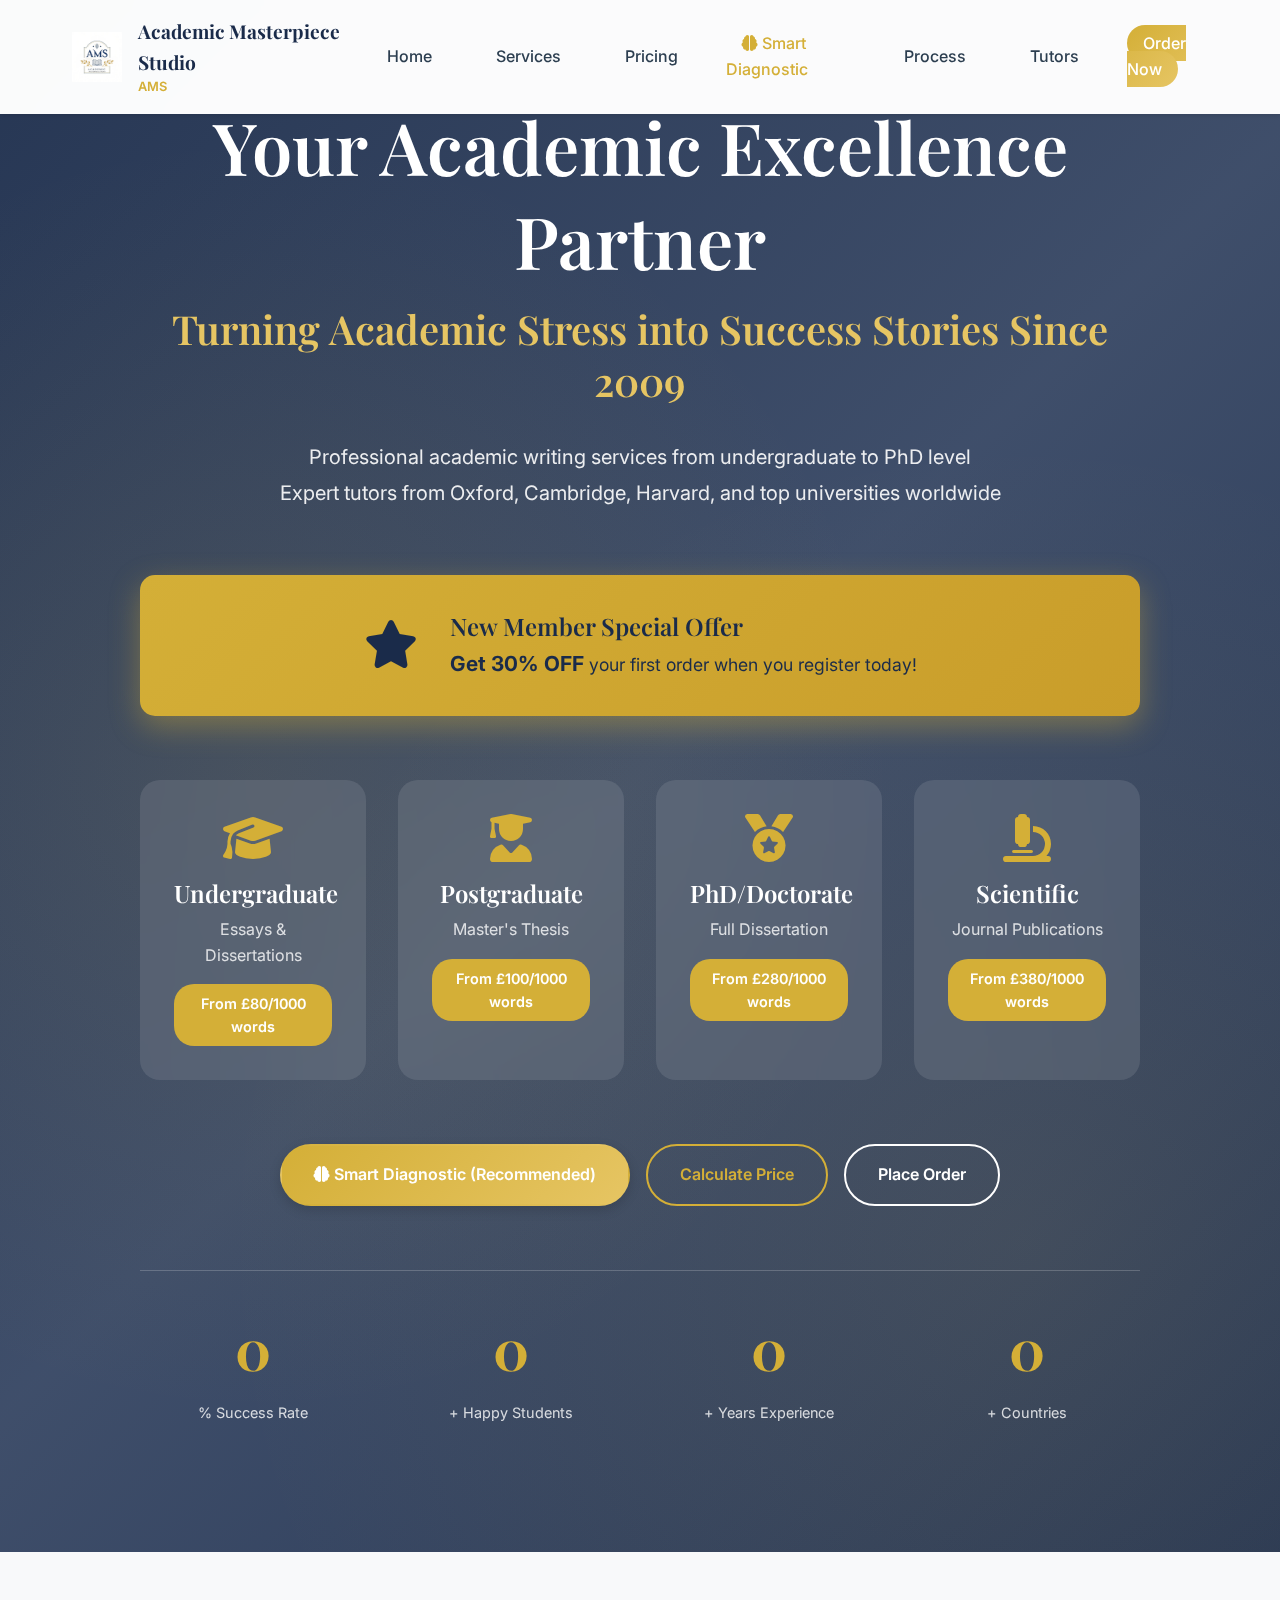
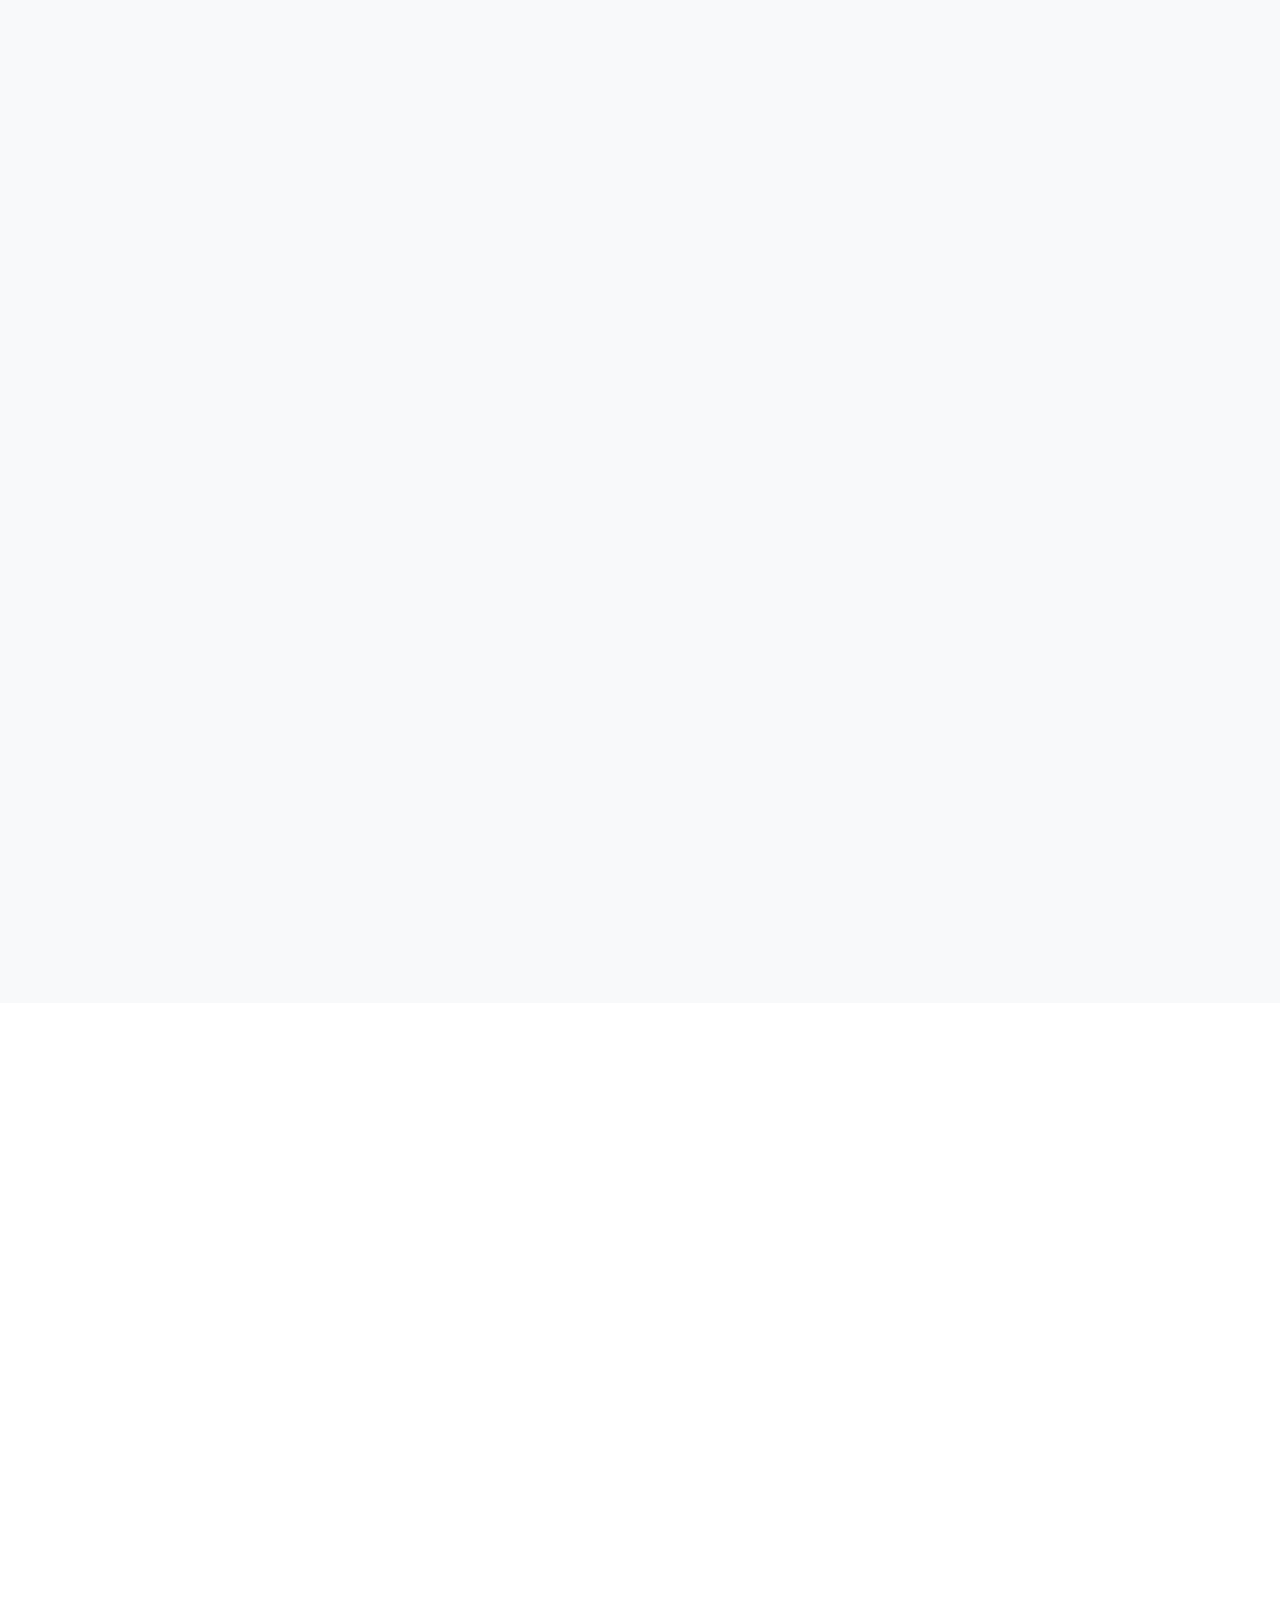
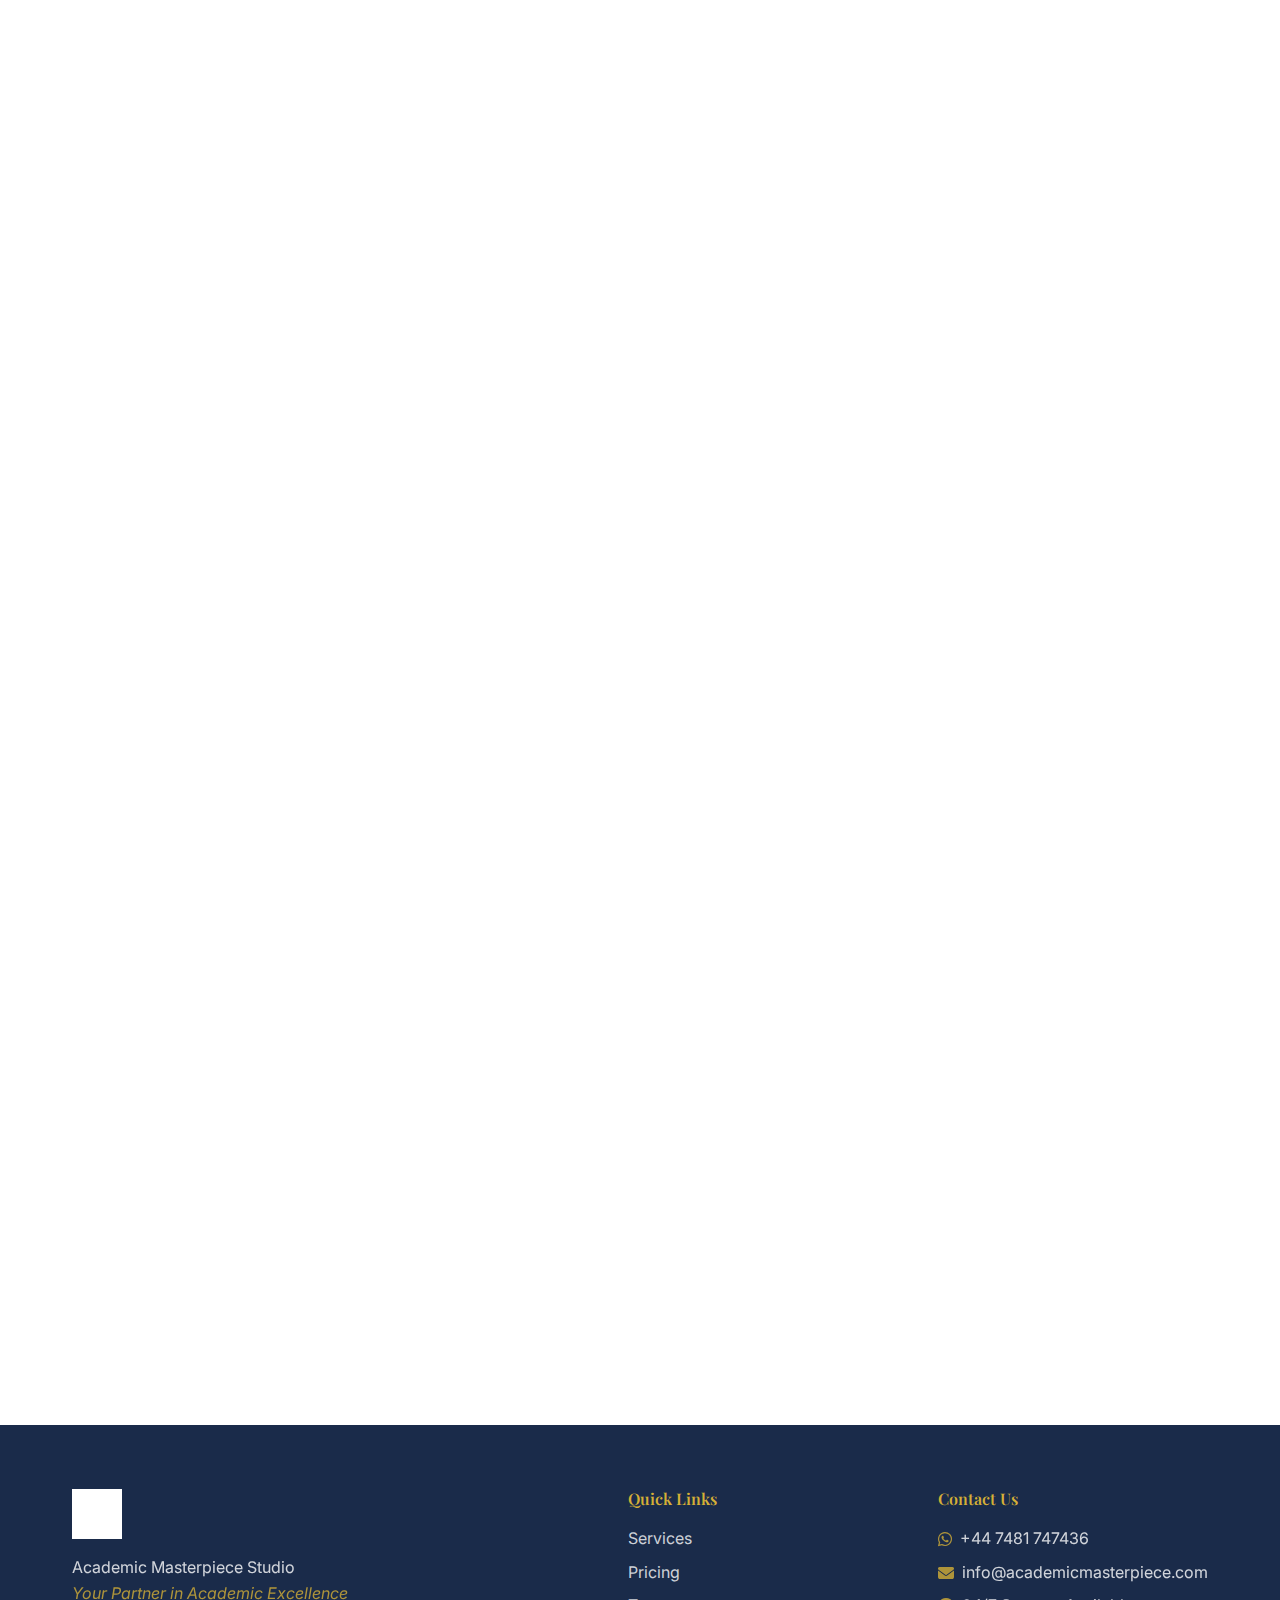
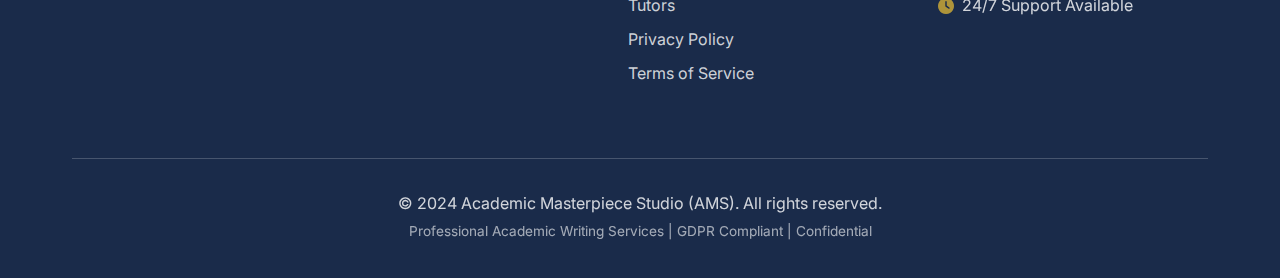
<file: index.html>
<!DOCTYPE html>
<html lang="en">
<head>
    <meta charset="UTF-8">
    <meta name="viewport" content="width=device-width, initial-scale=1.0">
    <meta name="description" content="Academic Masterpiece Studio (AMS) - Professional academic writing services for undergraduate, postgraduate, and PhD students. Expert tutors from Oxford, Cambridge, and Harvard.">
    <meta name="keywords" content="academic writing, dissertation help, thesis writing, PhD assistance, essay writing, AMS">
    <title>Academic Masterpiece Studio (AMS) | Elite Academic Writing Services</title>
    
    <!-- Google Fonts -->
    <link rel="preconnect" href="https://fonts.googleapis.com">
    <link rel="preconnect" href="https://fonts.gstatic.com" crossorigin>
    <link href="https://fonts.googleapis.com/css2?family=Playfair+Display:wght@400;500;600;700&family=Inter:wght@300;400;500;600;700&display=swap" rel="stylesheet">
    
    <!-- Font Awesome -->
    <link rel="stylesheet" href="https://cdn.jsdelivr.net/npm/@fortawesome/fontawesome-free@6.4.0/css/all.min.css">
    
    <!-- AOS Animation -->
    <link href="https://unpkg.com/aos@2.3.1/dist/aos.css" rel="stylesheet">
    
    <!-- Custom CSS -->
    <link rel="stylesheet" href="css/style.css">
</head>
<body>

    <!-- Navigation -->
    <nav class="navbar" id="navbar">
        <div class="container">
            <div class="nav-wrapper">
                <div class="logo">
                    <img src="images/ams-logo.png" alt="AMS Logo">
                    <div class="logo-text">
                        <span class="logo-full">Academic Masterpiece Studio</span>
                        <span class="logo-abbr">AMS</span>
                    </div>
                </div>
                <button class="mobile-toggle" id="mobileToggle">
                    <span></span>
                    <span></span>
                    <span></span>
                </button>
                <ul class="nav-menu" id="navMenu">
                    <li><a href="#home" class="nav-link">Home</a></li>
                    <li><a href="#services" class="nav-link">Services</a></li>
                    <li><a href="#pricing" class="nav-link">Pricing</a></li>
                    <li><a href="diagnostic.html" class="nav-link" style="color: #d4af37;"><i class="fas fa-brain"></i> Smart Diagnostic</a></li>
                    <li><a href="#process" class="nav-link">Process</a></li>
                    <li><a href="#tutors" class="nav-link">Tutors</a></li>
                    <li><a href="order.html" class="nav-link cta-button">Order Now</a></li>
                </ul>
            </div>
        </div>
    </nav>

    <!-- Hero Section -->
    <section class="hero" id="home">
        <div class="hero-background"></div>
        <div class="container">
            <div class="hero-content" data-aos="fade-up">
                <h1 class="hero-title">Your Academic Excellence Partner</h1>
                <h2 class="hero-subtitle">Turning Academic Stress into Success Stories Since 2009</h2>
                <p class="hero-description">Professional academic writing services from undergraduate to PhD level<br>Expert tutors from Oxford, Cambridge, Harvard, and top universities worldwide</p>
                
                <!-- First-Time Member Discount Banner -->
                <div class="member-discount-banner" data-aos="fade-up" data-aos-delay="200">
                    <div class="discount-icon">
                        <i class="fas fa-star"></i>
                    </div>
                    <div class="discount-text">
                        <h3>New Member Special Offer</h3>
                        <p><strong>Get 30% OFF</strong> your first order when you register today!</p>
                    </div>
                </div>

                <!-- Service Level Quick Select -->
                <div class="service-level-select">
                    <div class="level-card" data-level="undergraduate" onclick="selectLevel('undergraduate')">
                        <i class="fas fa-graduation-cap"></i>
                        <h3>Undergraduate</h3>
                        <p>Essays & Dissertations</p>
                        <span class="price-tag">From £80/1000 words</span>
                    </div>
                    <div class="level-card" data-level="postgraduate" onclick="selectLevel('postgraduate')">
                        <i class="fas fa-user-graduate"></i>
                        <h3>Postgraduate</h3>
                        <p>Master's Thesis</p>
                        <span class="price-tag">From £100/1000 words</span>
                    </div>
                    <div class="level-card" data-level="phd" onclick="selectLevel('phd')">
                        <i class="fas fa-medal"></i>
                        <h3>PhD/Doctorate</h3>
                        <p>Full Dissertation</p>
                        <span class="price-tag">From £280/1000 words</span>
                    </div>
                    <div class="level-card" data-level="scientific" onclick="selectLevel('scientific')">
                        <i class="fas fa-microscope"></i>
                        <h3>Scientific</h3>
                        <p>Journal Publications</p>
                        <span class="price-tag">From £380/1000 words</span>
                    </div>
                </div>

                <div class="hero-buttons">
                    <a href="diagnostic.html" class="btn btn-primary"><i class="fas fa-brain"></i> Smart Diagnostic (Recommended)</a>
                    <a href="#pricing" class="btn btn-secondary">Calculate Price</a>
                    <a href="order.html" class="btn btn-outline">Place Order</a>
                </div>

                <div class="hero-stats">
                    <div class="stat-item">
                        <div class="stat-number" data-target="97.6">0</div>
                        <div class="stat-label">% Success Rate</div>
                    </div>
                    <div class="stat-item">
                        <div class="stat-number" data-target="2500">0</div>
                        <div class="stat-label">+ Happy Students</div>
                    </div>
                    <div class="stat-item">
                        <div class="stat-number" data-target="15">0</div>
                        <div class="stat-label">+ Years Experience</div>
                    </div>
                    <div class="stat-item">
                        <div class="stat-number" data-target="50">0</div>
                        <div class="stat-label">+ Countries</div>
                    </div>
                </div>
            </div>
        </div>
    </section>

    <!-- Services Overview -->
    <section class="services-overview" id="services">
        <div class="container">
            <div class="section-header" data-aos="fade-up">
                <h2 class="section-title">Our Services</h2>
                <p class="section-subtitle">Comprehensive academic writing support for all levels</p>
            </div>

            <!-- Service Tabs -->
            <div class="service-tabs" data-aos="fade-up">
                <button class="tab-button active" data-tab="undergraduate-services">
                    <i class="fas fa-graduation-cap"></i>
                    <span>Undergraduate</span>
                </button>
                <button class="tab-button" data-tab="postgraduate-services">
                    <i class="fas fa-user-graduate"></i>
                    <span>Postgraduate</span>
                </button>
                <button class="tab-button" data-tab="phd-services">
                    <i class="fas fa-medal"></i>
                    <span>PhD/Doctorate</span>
                </button>
            </div>

            <!-- Undergraduate Services -->
            <div class="tab-content active" id="undergraduate-services">
                <div class="services-grid">
                    <div class="service-card" data-aos="fade-up" data-aos-delay="100">
                        <i class="fas fa-file-alt"></i>
                        <h3>Essays</h3>
                        <p>1000-5000 words</p>
                        <ul>
                            <li>Argumentative Essays</li>
                            <li>Descriptive Essays</li>
                            <li>Narrative Essays</li>
                            <li>Critical Analysis</li>
                        </ul>
                        <span class="service-time">1 hour - 2 weeks</span>
                    </div>

                    <div class="service-card" data-aos="fade-up" data-aos-delay="200">
                        <i class="fas fa-tasks"></i>
                        <h3>Coursework</h3>
                        <p>2000-8000 words</p>
                        <ul>
                            <li>Research Papers</li>
                            <li>Lab Reports</li>
                            <li>Case Studies</li>
                            <li>Project Reports</li>
                        </ul>
                        <span class="service-time">3 days - 1 month</span>
                    </div>

                    <div class="service-card" data-aos="fade-up" data-aos-delay="300">
                        <i class="fas fa-book"></i>
                        <h3>Dissertations</h3>
                        <p>8000-15000 words</p>
                        <ul>
                            <li>Full Dissertation</li>
                            <li>Individual Chapters</li>
                            <li>Research Proposal</li>
                            <li>Literature Review</li>
                        </ul>
                        <span class="service-time">2 weeks - 3 months</span>
                    </div>
                </div>
            </div>

            <!-- Postgraduate Services -->
            <div class="tab-content" id="postgraduate-services">
                <div class="services-grid">
                    <div class="service-card" data-aos="fade-up" data-aos-delay="100">
                        <i class="fas fa-book-open"></i>
                        <h3>Master's Thesis</h3>
                        <p>15000-25000 words</p>
                        <ul>
                            <li>Full Thesis Writing</li>
                            <li>Research Methodology</li>
                            <li>Data Analysis</li>
                            <li>Results & Discussion</li>
                        </ul>
                        <span class="service-time">1 month - 3 months</span>
                    </div>

                    <div class="service-card" data-aos="fade-up" data-aos-delay="200">
                        <i class="fas fa-search"></i>
                        <h3>Literature Review</h3>
                        <p>5000-10000 words</p>
                        <ul>
                            <li>Systematic Review</li>
                            <li>Meta-Analysis</li>
                            <li>Critical Analysis</li>
                            <li>Theoretical Framework</li>
                        </ul>
                        <span class="service-time">1 week - 1 month</span>
                    </div>

                    <div class="service-card" data-aos="fade-up" data-aos-delay="300">
                        <i class="fas fa-edit"></i>
                        <h3>Editing & Proofreading</h3>
                        <p>Any word count</p>
                        <ul>
                            <li>Grammar & Spelling</li>
                            <li>Structure Review</li>
                            <li>Citation Checking</li>
                            <li>Plagiarism Check</li>
                        </ul>
                        <span class="service-time">24 hours - 1 week</span>
                    </div>
                </div>
            </div>

            <!-- PhD Services -->
            <div class="tab-content" id="phd-services">
                <div class="services-grid">
                    <div class="service-card" data-aos="fade-up" data-aos-delay="100">
                        <i class="fas fa-lightbulb"></i>
                        <h3>Research Proposal</h3>
                        <p>3000-5000 words</p>
                        <ul>
                            <li>Research Question</li>
                            <li>Literature Review</li>
                            <li>Methodology Design</li>
                            <li>Timeline & Budget</li>
                        </ul>
                        <span class="service-time">1 week - 2 weeks</span>
                        <span class="service-price">£0.10/word</span>
                    </div>

                    <div class="service-card" data-aos="fade-up" data-aos-delay="200">
                        <i class="fas fa-book-reader"></i>
                        <h3>Full Dissertation</h3>
                        <p>60000-100000 words</p>
                        <ul>
                            <li>Complete Dissertation</li>
                            <li>All Chapters</li>
                            <li>Data Analysis</li>
                            <li>Unlimited Revisions</li>
                        </ul>
                        <span class="service-time">3 weeks - 3 months</span>
                        <span class="service-price">£0.15/word</span>
                    </div>

                    <div class="service-card" data-aos="fade-up" data-aos-delay="300">
                        <i class="fas fa-chalkboard-teacher"></i>
                        <h3>Viva Preparation</h3>
                        <p>Comprehensive support</p>
                        <ul>
                            <li>Mock Viva Sessions</li>
                            <li>Question Preparation</li>
                            <li>Presentation Skills</li>
                            <li>Defense Strategies</li>
                        </ul>
                        <span class="service-time">1 week - 2 weeks</span>
                        <span class="service-price">From £500</span>
                    </div>
                </div>

                <div class="phd-payment-note">
                    <i class="fas fa-info-circle"></i>
                    <p><strong>PhD Payment Structure:</strong> Split into 3 installments - 33% deposit, 34% at 1/3 completion, 33% before final submission</p>
                </div>
            </div>
        </div>
    </section>

    <!-- Pricing Calculator -->
    <section class="pricing-calculator" id="pricing">
        <div class="container">
            <div class="section-header" data-aos="fade-up">
                <h2 class="section-title">Price Calculator</h2>
                <p class="section-subtitle">Get an instant quote for your project</p>
            </div>

            <div class="calculator-wrapper" data-aos="fade-up">
                <div class="calculator-form">
                    <div class="form-group">
                        <label>Academic Level</label>
                        <select id="calc-level" onchange="updatePrice()">
                            <option value="undergraduate">Undergraduate - £80/1000 words</option>
                            <option value="postgraduate">Postgraduate/Master's - £100/1000 words</option>
                            <option value="phd-proposal">PhD Proposal - £180/1000 words</option>
                            <option value="phd-full">PhD Full Dissertation - £280/1000 words</option>
                            <option value="phd-editing">PhD Editing/Proofreading - £60/1000 words</option>
                            <option value="scientific">Scientific Publications - £380/1000 words</option>
                        </select>
                    </div>

                    <div class="form-group">
                        <label>Word Count</label>
                        <input type="number" id="calc-words" value="5000" min="100" max="100000" onchange="updatePrice()" placeholder="Enter word count">
                        <div class="word-count-slider">
                            <input type="range" id="word-slider" min="100" max="50000" value="5000" oninput="document.getElementById('calc-words').value=this.value; updatePrice()">
                        </div>
                    </div>

                    <div class="form-group">
                        <label>Deadline</label>
                        <select id="calc-deadline" onchange="updatePrice()">
                            <option value="5days">Standard Delivery (5+ days) - No Rush Fee</option>
                            <option value="4days">4 Days (+£15/1000 words)</option>
                            <option value="3days">3 Days (+£30/1000 words)</option>
                            <option value="2days">2 Days (+£50/1000 words)</option>
                            <option value="24hours">24 Hours (+£80/1000 words)</option>
                            <option value="12hours">12 Hours (+£120/1000 words)</option>
                            <option value="6hours">6 Hours (+£180/1000 words)</option>
                            <option value="3hours">3 Hours (+£250/1000 words)</option>
                            <option value="1hour">1 Hour (+£400/1000 words)</option>
                        </select>
                    </div>

                    <div class="form-group">
                        <label>Additional Services (Optional)</label>
                        <div class="checkbox-group">
                            <div class="addon-category">
                                <h4>Data Analysis</h4>
                                <label>
                                    <input type="checkbox" id="addon-spss" onchange="updatePrice()">
                                    <span>SPSS Analysis (£350)</span>
                                </label>
                                <label>
                                    <input type="checkbox" id="addon-stata" onchange="updatePrice()">
                                    <span>STATA Analysis (£400)</span>
                                </label>
                                <label>
                                    <input type="checkbox" id="addon-r" onchange="updatePrice()">
                                    <span>R Programming Analysis (£450)</span>
                                </label>
                                <label>
                                    <input type="checkbox" id="addon-python" onchange="updatePrice()">
                                    <span>Python Data Analysis (£525)</span>
                                </label>
                                <label>
                                    <input type="checkbox" id="addon-nvivo" onchange="updatePrice()">
                                    <span>NVivo Qualitative Analysis (£400)</span>
                                </label>
                                <label>
                                    <input type="checkbox" id="addon-atlas" onchange="updatePrice()">
                                    <span>ATLAS.ti Coding (£400)</span>
                                </label>
                                <label>
                                    <input type="checkbox" id="addon-excel" onchange="updatePrice()">
                                    <span>Excel Advanced Analysis (£225)</span>
                                </label>
                            </div>

                            <div class="addon-category">
                                <h4>Charts & Visualization</h4>
                                <label>
                                    <input type="checkbox" id="addon-charts" onchange="updatePrice()">
                                    <span>Professional Charts (£50/chart) <input type="number" id="chart-count" min="0" value="0" style="width: 60px;" onchange="updatePrice()"> charts</span>
                                </label>
                                <label>
                                    <input type="checkbox" id="addon-infographic" onchange="updatePrice()">
                                    <span>Infographics Design (£150)</span>
                                </label>
                                <label>
                                    <input type="checkbox" id="addon-visualization" onchange="updatePrice()">
                                    <span>Data Visualization (£300)</span>
                                </label>
                                <label>
                                    <input type="checkbox" id="addon-presentation" onchange="updatePrice()">
                                    <span>PowerPoint Presentation (£225)</span>
                                </label>
                            </div>

                            <div class="addon-category">
                                <h4>Professional Analysis Tools</h4>
                                <label>
                                    <input type="checkbox" id="addon-swot" onchange="updatePrice()">
                                    <span>SWOT Analysis (£150)</span>
                                </label>
                                <label>
                                    <input type="checkbox" id="addon-pestel" onchange="updatePrice()">
                                    <span>PESTEL Analysis (£150)</span>
                                </label>
                                <label>
                                    <input type="checkbox" id="addon-porter" onchange="updatePrice()">
                                    <span>Porter's Five Forces (£180)</span>
                                </label>
                                <label>
                                    <input type="checkbox" id="addon-canvas" onchange="updatePrice()">
                                    <span>Business Model Canvas (£200)</span>
                                </label>
                                <label>
                                    <input type="checkbox" id="addon-financial" onchange="updatePrice()">
                                    <span>Financial Modeling (£600)</span>
                                </label>
                                <label>
                                    <input type="checkbox" id="addon-regression" onchange="updatePrice()">
                                    <span>Regression Analysis (£375)</span>
                                </label>
                                <label>
                                    <input type="checkbox" id="addon-factor" onchange="updatePrice()">
                                    <span>Factor Analysis (£300)</span>
                                </label>
                                <label>
                                    <input type="checkbox" id="addon-sem" onchange="updatePrice()">
                                    <span>Structural Equation Modeling (£650)</span>
                                </label>
                            </div>

                            <div class="addon-category">
                                <h4>Literature & Citations</h4>
                                <label>
                                    <input type="checkbox" id="addon-systematic" onchange="updatePrice()">
                                    <span>Systematic Review (£750)</span>
                                </label>
                                <label>
                                    <input type="checkbox" id="addon-meta" onchange="updatePrice()">
                                    <span>Meta-Analysis (£900)</span>
                                </label>
                                <label>
                                    <input type="checkbox" id="addon-bibliography" onchange="updatePrice()">
                                    <span>Bibliography Formatting (£100)</span>
                                </label>
                                <label>
                                    <input type="checkbox" id="addon-citation" onchange="updatePrice()">
                                    <span>Citation Checking (£80)</span>
                                </label>
                            </div>

                            <div class="addon-category">
                                <h4>Editing & Quality Check</h4>
                                <label>
                                    <input type="checkbox" id="addon-plagiarism" onchange="updatePrice()">
                                    <span>Plagiarism Check (£50)</span>
                                </label>
                                <label>
                                    <input type="checkbox" id="addon-turnitin" onchange="updatePrice()">
                                    <span>Turnitin Report (£50)</span>
                                </label>
                                <label>
                                    <input type="checkbox" id="addon-abstract" onchange="updatePrice()">
                                    <span>Abstract Writing (£100)</span>
                                </label>
                                <label>
                                    <input type="checkbox" id="addon-executive" onchange="updatePrice()">
                                    <span>Executive Summary (£150)</span>
                                </label>
                            </div>
                        </div>
                    </div>

                    <div class="price-display">
                        <div class="price-breakdown">
                            <div class="price-row">
                                <span>Base Price:</span>
                                <span id="base-price">£300.00</span>
                            </div>
                            <div class="price-row">
                                <span>Rush Fee:</span>
                                <span id="rush-fee">£0.00</span>
                            </div>
                            <div class="price-row">
                                <span>Additional Services:</span>
                                <span id="addon-price">£0.00</span>
                            </div>
                            <div class="price-row total">
                                <span>Total Price:</span>
                                <span id="total-price">£300.00</span>
                            </div>
                        </div>
                        <button class="btn btn-primary" onclick="proceedToOrder()">Proceed to Order</button>
                    </div>
                </div>

                <div class="calculator-info">
                    <h3>What's Included</h3>
                    <ul>
                        <li><i class="fas fa-check"></i> Original, plagiarism-free content</li>
                        <li><i class="fas fa-check"></i> Unlimited revisions</li>
                        <li><i class="fas fa-check"></i> Direct communication with tutor</li>
                        <li><i class="fas fa-check"></i> Quality guarantee</li>
                        <li><i class="fas fa-check"></i> On-time delivery</li>
                        <li><i class="fas fa-check"></i> Confidentiality guaranteed</li>
                    </ul>

                    <div class="payment-info">
                        <h4>Payment Structure</h4>
                        <p><strong>Undergraduate/Postgraduate:</strong></p>
                        <ul>
                            <li>50% deposit to start</li>
                            <li>50% before submission</li>
                        </ul>
                        <p><strong>PhD:</strong></p>
                        <ul>
                            <li>33% deposit</li>
                            <li>34% at 1/3 completion</li>
                            <li>33% before submission</li>
                        </ul>
                    </div>
                </div>
            </div>
        </div>
    </section>

    <!-- Tawk.to Integration -->
    <script type="text/javascript">
    var Tawk_API=Tawk_API||{}, Tawk_LoadStart=new Date();
    (function(){
    var s1=document.createElement("script"),s0=document.getElementsByTagName("script")[0];
    s1.async=true;
    s1.src='https://embed.tawk.to/69342c34f66a4c198b42833e/1jbpspbrq';
    s1.charset='UTF-8';
    s1.setAttribute('crossorigin','*');
    s0.parentNode.insertBefore(s1,s0);
    })();
    </script>

    <!-- Footer -->
    <footer class="footer">
        <div class="container">
            <div class="footer-content">
                <div class="footer-brand">
                    <img src="images/ams-logo.png" alt="AMS Logo">
                    <p>Academic Masterpiece Studio</p>
                    <p class="tagline">Your Partner in Academic Excellence</p>
                </div>
                <div class="footer-links">
                    <h4>Quick Links</h4>
                    <ul>
                        <li><a href="#services">Services</a></li>
                        <li><a href="#pricing">Pricing</a></li>
                        <li><a href="#tutors">Tutors</a></li>
                        <li><a href="privacy-policy.html">Privacy Policy</a></li>
                        <li><a href="terms-of-service.html">Terms of Service</a></li>
                    </ul>
                </div>
                <div class="footer-contact">
                    <h4>Contact Us</h4>
                    <p><i class="fab fa-whatsapp"></i> +44 7481 747436</p>
                    <p><i class="fas fa-envelope"></i> info@academicmasterpiece.com</p>
                    <p><i class="fas fa-clock"></i> 24/7 Support Available</p>
                </div>
            </div>
            <div class="footer-bottom">
                <p>&copy; 2024 Academic Masterpiece Studio (AMS). All rights reserved.</p>
                <p class="small">Professional Academic Writing Services | GDPR Compliant | Confidential</p>
            </div>
        </div>
    </footer>

    <!-- Back to Top -->
    <button class="back-to-top" id="backToTop">
        <i class="fas fa-arrow-up"></i>
    </button>

    <!-- AOS Animation -->
    <script src="https://unpkg.com/aos@2.3.1/dist/aos.js"></script>
    
    <!-- Price Configuration -->
    <script src="js/config.js"></script>
    
    <!-- Custom JavaScript -->
    <script src="js/main.js"></script>
</body>
</html>
</file>
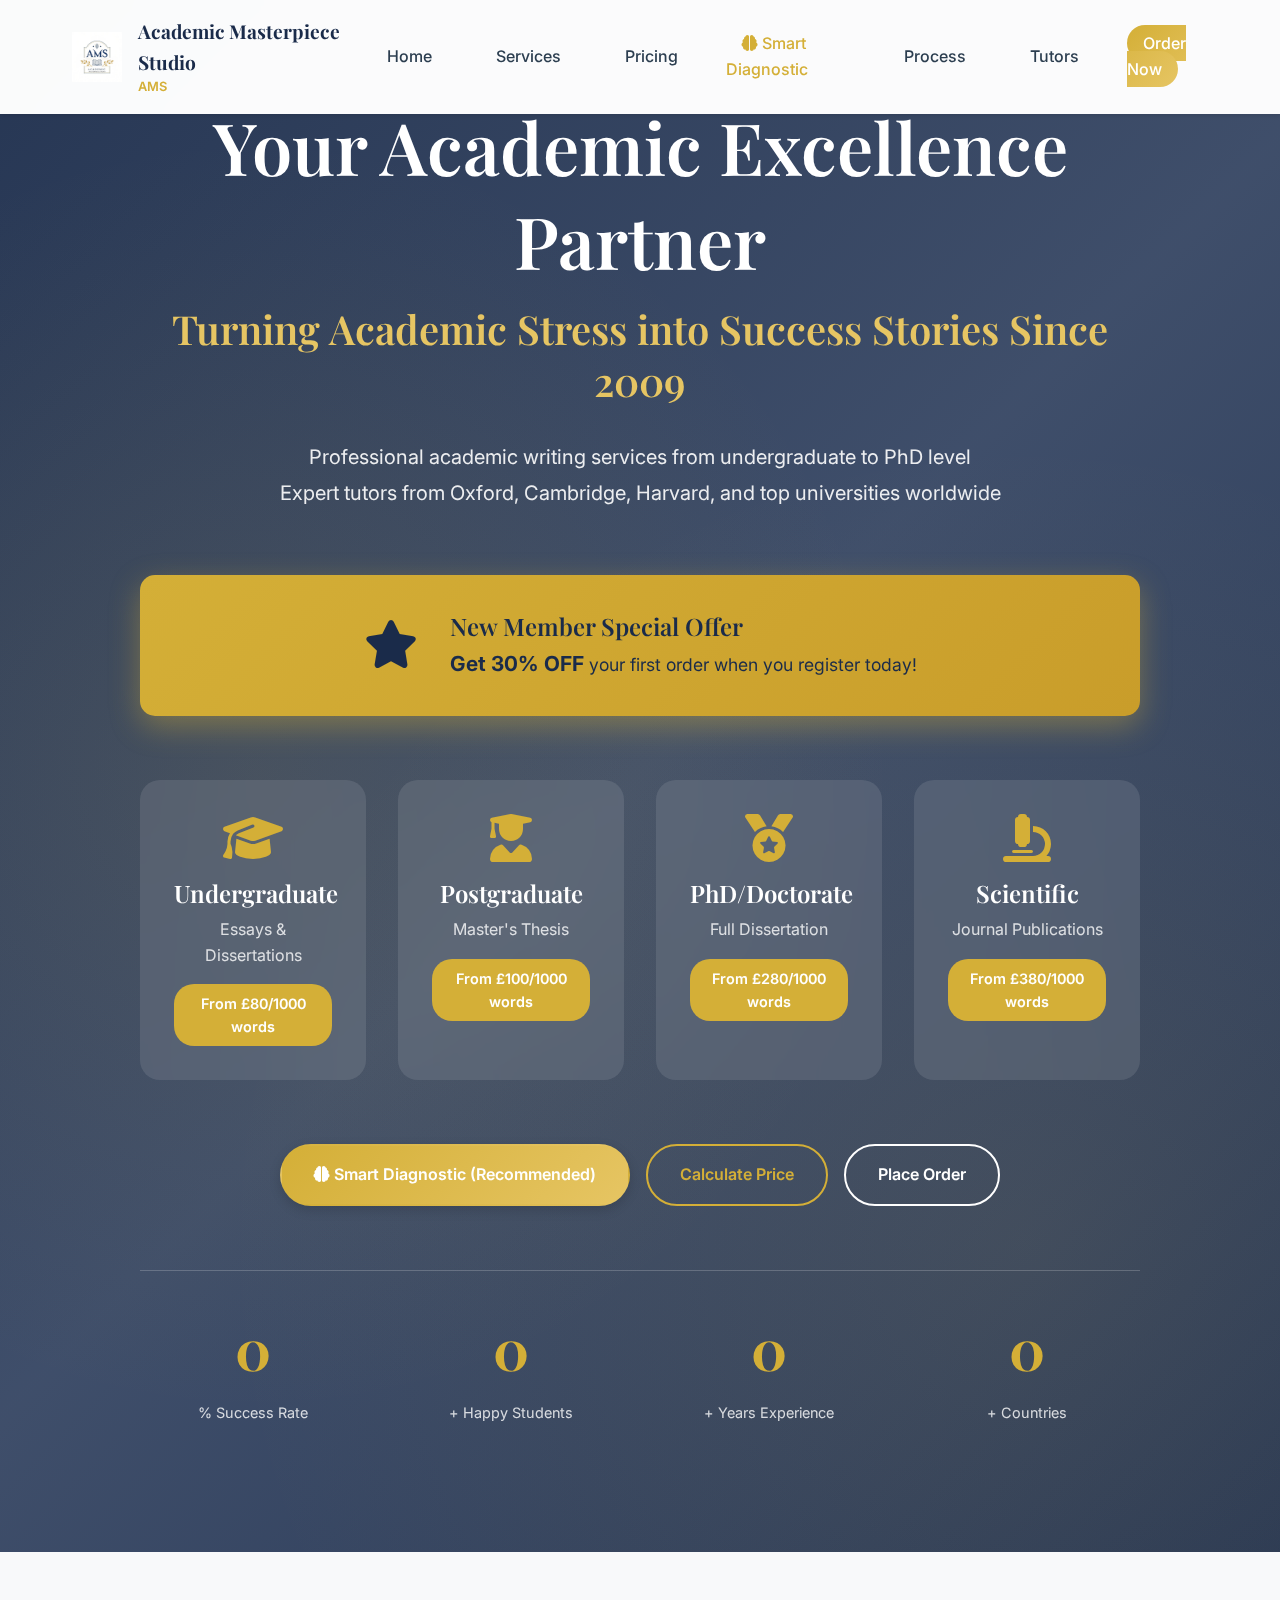
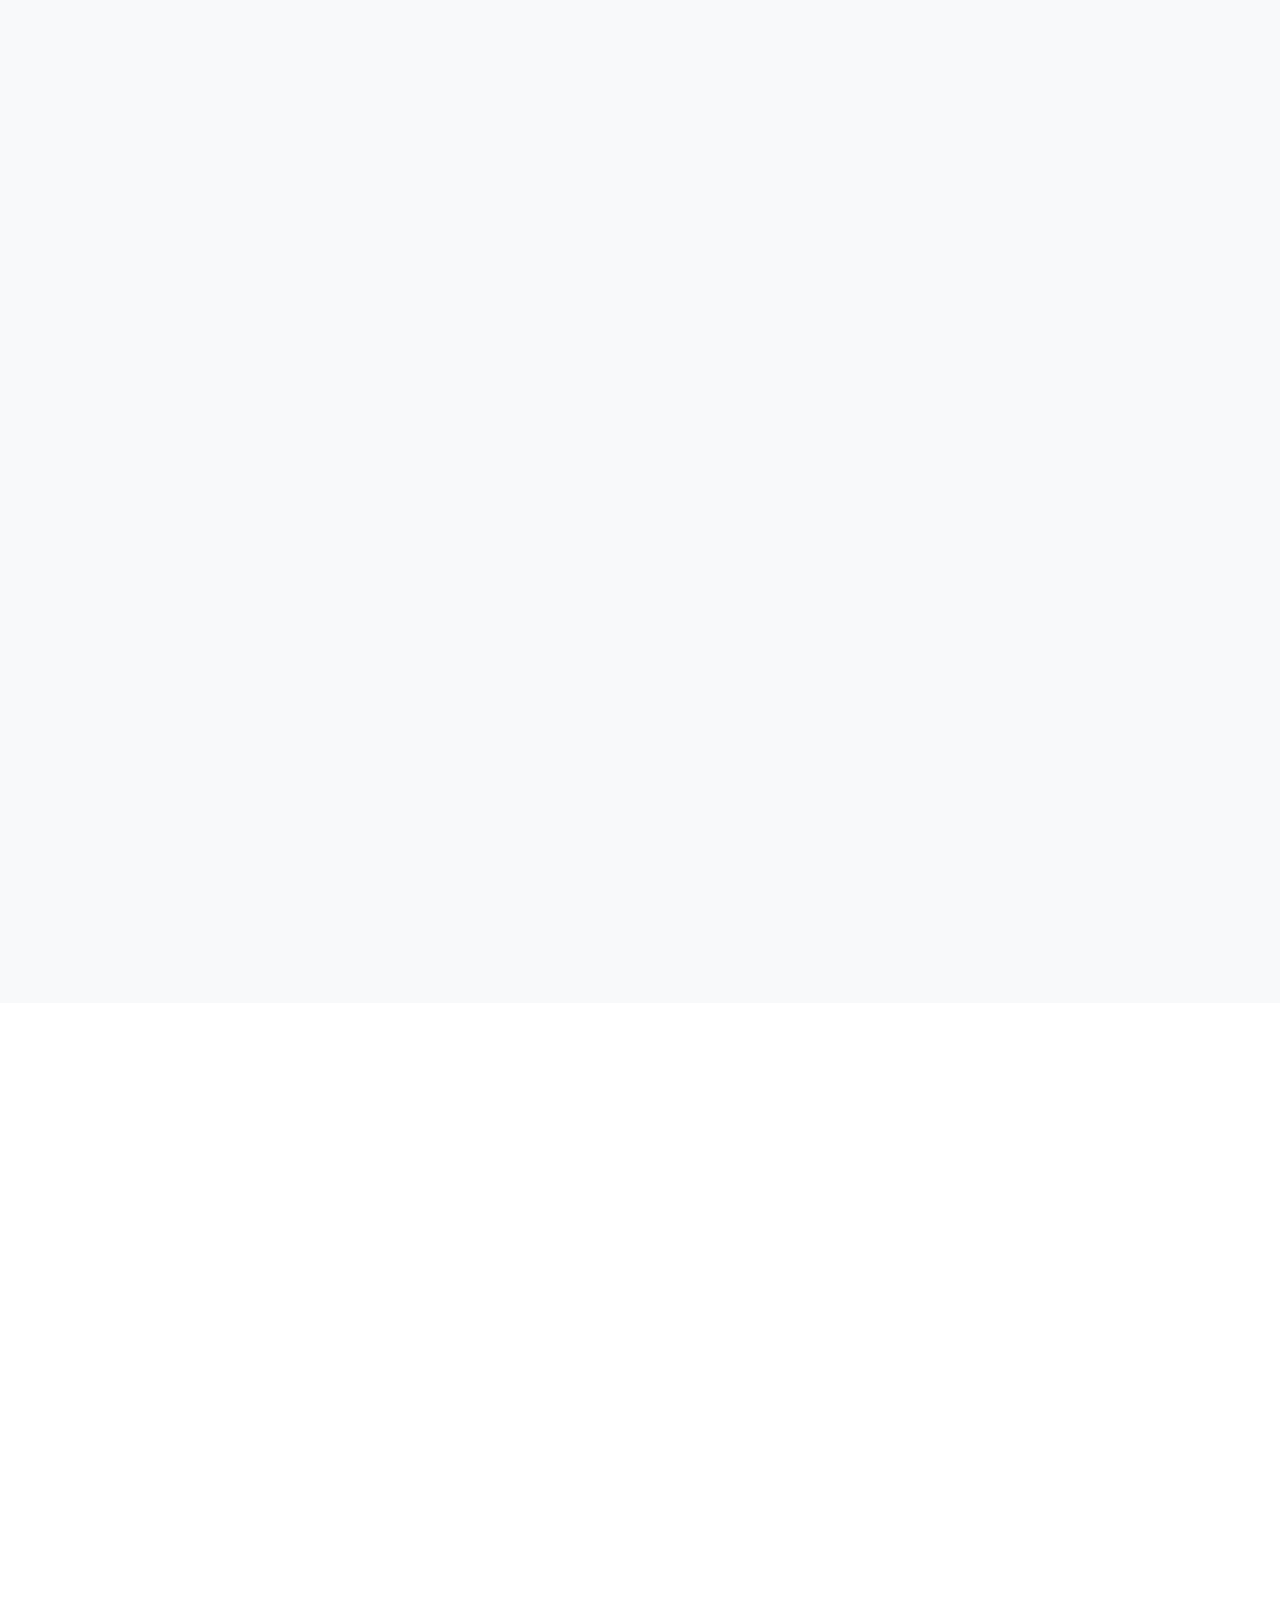
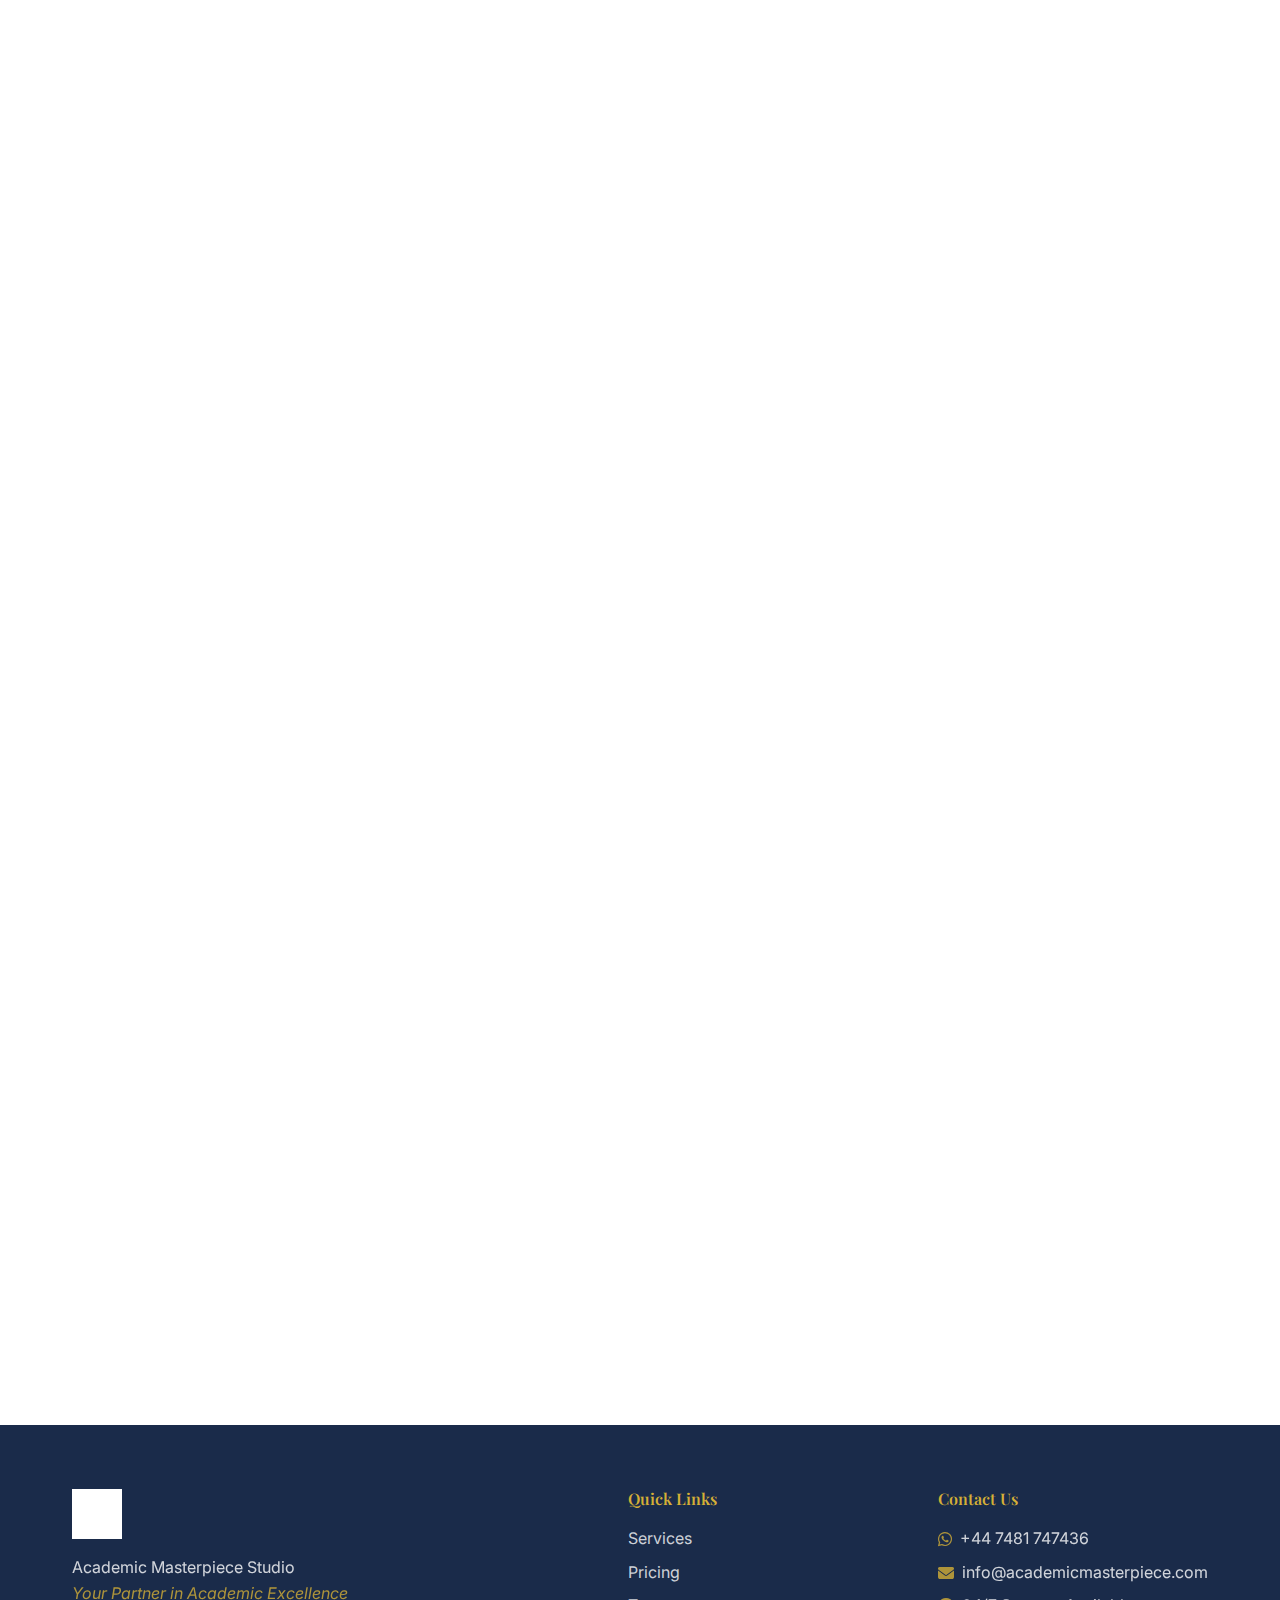
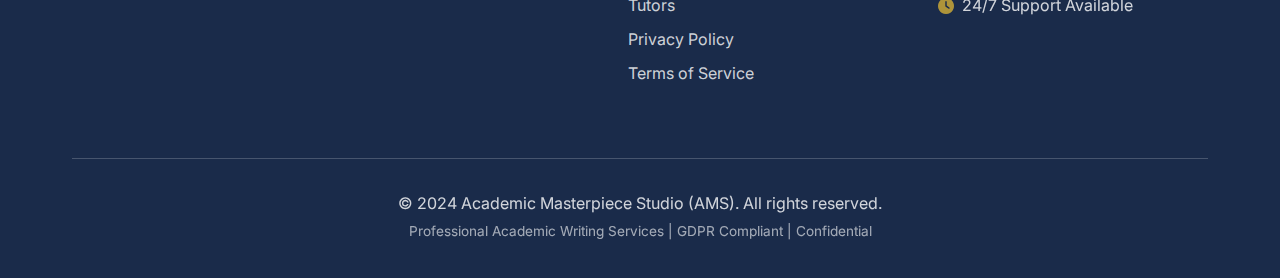
<file: code_sandbox_light_f355219d_1766015664/index.html>
<!DOCTYPE html>
<html lang="en">
<head>
    <meta charset="UTF-8">
    <meta name="viewport" content="width=device-width, initial-scale=1.0">
    <meta name="description" content="Academic Masterpiece Studio (AMS) - Professional academic writing services for undergraduate, postgraduate, and PhD students. Expert tutors from Oxford, Cambridge, and Harvard.">
    <meta name="keywords" content="academic writing, dissertation help, thesis writing, PhD assistance, essay writing, AMS">
    <title>Academic Masterpiece Studio (AMS) | Elite Academic Writing Services</title>
    
    <!-- Google Fonts -->
    <link rel="preconnect" href="https://fonts.googleapis.com">
    <link rel="preconnect" href="https://fonts.gstatic.com" crossorigin>
    <link href="https://fonts.googleapis.com/css2?family=Playfair+Display:wght@400;500;600;700&family=Inter:wght@300;400;500;600;700&display=swap" rel="stylesheet">
    
    <!-- Font Awesome -->
    <link rel="stylesheet" href="https://cdn.jsdelivr.net/npm/@fortawesome/fontawesome-free@6.4.0/css/all.min.css">
    
    <!-- AOS Animation -->
    <link href="https://unpkg.com/aos@2.3.1/dist/aos.css" rel="stylesheet">
    
    <!-- Custom CSS -->
    <link rel="stylesheet" href="css/style.css">
</head>
<body>

    <!-- Navigation -->
    <nav class="navbar" id="navbar">
        <div class="container">
            <div class="nav-wrapper">
                <div class="logo">
                    <img src="images/ams-logo.png" alt="AMS Logo">
                    <div class="logo-text">
                        <span class="logo-full">Academic Masterpiece Studio</span>
                        <span class="logo-abbr">AMS</span>
                    </div>
                </div>
                <button class="mobile-toggle" id="mobileToggle">
                    <span></span>
                    <span></span>
                    <span></span>
                </button>
                <ul class="nav-menu" id="navMenu">
                    <li><a href="#home" class="nav-link">Home</a></li>
                    <li><a href="#services" class="nav-link">Services</a></li>
                    <li><a href="#pricing" class="nav-link">Pricing</a></li>
                    <li><a href="diagnostic.html" class="nav-link" style="color: #d4af37;"><i class="fas fa-brain"></i> Smart Diagnostic</a></li>
                    <li><a href="#process" class="nav-link">Process</a></li>
                    <li><a href="#tutors" class="nav-link">Tutors</a></li>
                    <li><a href="order.html" class="nav-link cta-button">Order Now</a></li>
                </ul>
            </div>
        </div>
    </nav>

    <!-- Hero Section -->
    <section class="hero" id="home">
        <div class="hero-background"></div>
        <div class="container">
            <div class="hero-content" data-aos="fade-up">
                <h1 class="hero-title">Your Academic Excellence Partner</h1>
                <h2 class="hero-subtitle">Turning Academic Stress into Success Stories Since 2009</h2>
                <p class="hero-description">Professional academic writing services from undergraduate to PhD level<br>Expert tutors from Oxford, Cambridge, Harvard, and top universities worldwide</p>
                
                <!-- First-Time Member Discount Banner -->
                <div class="member-discount-banner" data-aos="fade-up" data-aos-delay="200">
                    <div class="discount-icon">
                        <i class="fas fa-star"></i>
                    </div>
                    <div class="discount-text">
                        <h3>New Member Special Offer</h3>
                        <p><strong>Get 30% OFF</strong> your first order when you register today!</p>
                    </div>
                </div>

                <!-- Service Level Quick Select -->
                <div class="service-level-select">
                    <div class="level-card" data-level="undergraduate" onclick="selectLevel('undergraduate')">
                        <i class="fas fa-graduation-cap"></i>
                        <h3>Undergraduate</h3>
                        <p>Essays & Dissertations</p>
                        <span class="price-tag">From £80/1000 words</span>
                    </div>
                    <div class="level-card" data-level="postgraduate" onclick="selectLevel('postgraduate')">
                        <i class="fas fa-user-graduate"></i>
                        <h3>Postgraduate</h3>
                        <p>Master's Thesis</p>
                        <span class="price-tag">From £100/1000 words</span>
                    </div>
                    <div class="level-card" data-level="phd" onclick="selectLevel('phd')">
                        <i class="fas fa-medal"></i>
                        <h3>PhD/Doctorate</h3>
                        <p>Full Dissertation</p>
                        <span class="price-tag">From £280/1000 words</span>
                    </div>
                    <div class="level-card" data-level="scientific" onclick="selectLevel('scientific')">
                        <i class="fas fa-microscope"></i>
                        <h3>Scientific</h3>
                        <p>Journal Publications</p>
                        <span class="price-tag">From £380/1000 words</span>
                    </div>
                </div>

                <div class="hero-buttons">
                    <a href="diagnostic.html" class="btn btn-primary"><i class="fas fa-brain"></i> Smart Diagnostic (Recommended)</a>
                    <a href="#pricing" class="btn btn-secondary">Calculate Price</a>
                    <a href="order.html" class="btn btn-outline">Place Order</a>
                </div>

                <div class="hero-stats">
                    <div class="stat-item">
                        <div class="stat-number" data-target="97.6">0</div>
                        <div class="stat-label">% Success Rate</div>
                    </div>
                    <div class="stat-item">
                        <div class="stat-number" data-target="2500">0</div>
                        <div class="stat-label">+ Happy Students</div>
                    </div>
                    <div class="stat-item">
                        <div class="stat-number" data-target="15">0</div>
                        <div class="stat-label">+ Years Experience</div>
                    </div>
                    <div class="stat-item">
                        <div class="stat-number" data-target="50">0</div>
                        <div class="stat-label">+ Countries</div>
                    </div>
                </div>
            </div>
        </div>
    </section>

    <!-- Services Overview -->
    <section class="services-overview" id="services">
        <div class="container">
            <div class="section-header" data-aos="fade-up">
                <h2 class="section-title">Our Services</h2>
                <p class="section-subtitle">Comprehensive academic writing support for all levels</p>
            </div>

            <!-- Service Tabs -->
            <div class="service-tabs" data-aos="fade-up">
                <button class="tab-button active" data-tab="undergraduate-services">
                    <i class="fas fa-graduation-cap"></i>
                    <span>Undergraduate</span>
                </button>
                <button class="tab-button" data-tab="postgraduate-services">
                    <i class="fas fa-user-graduate"></i>
                    <span>Postgraduate</span>
                </button>
                <button class="tab-button" data-tab="phd-services">
                    <i class="fas fa-medal"></i>
                    <span>PhD/Doctorate</span>
                </button>
            </div>

            <!-- Undergraduate Services -->
            <div class="tab-content active" id="undergraduate-services">
                <div class="services-grid">
                    <div class="service-card" data-aos="fade-up" data-aos-delay="100">
                        <i class="fas fa-file-alt"></i>
                        <h3>Essays</h3>
                        <p>1000-5000 words</p>
                        <ul>
                            <li>Argumentative Essays</li>
                            <li>Descriptive Essays</li>
                            <li>Narrative Essays</li>
                            <li>Critical Analysis</li>
                        </ul>
                        <span class="service-time">1 hour - 2 weeks</span>
                    </div>

                    <div class="service-card" data-aos="fade-up" data-aos-delay="200">
                        <i class="fas fa-tasks"></i>
                        <h3>Coursework</h3>
                        <p>2000-8000 words</p>
                        <ul>
                            <li>Research Papers</li>
                            <li>Lab Reports</li>
                            <li>Case Studies</li>
                            <li>Project Reports</li>
                        </ul>
                        <span class="service-time">3 days - 1 month</span>
                    </div>

                    <div class="service-card" data-aos="fade-up" data-aos-delay="300">
                        <i class="fas fa-book"></i>
                        <h3>Dissertations</h3>
                        <p>8000-15000 words</p>
                        <ul>
                            <li>Full Dissertation</li>
                            <li>Individual Chapters</li>
                            <li>Research Proposal</li>
                            <li>Literature Review</li>
                        </ul>
                        <span class="service-time">2 weeks - 3 months</span>
                    </div>
                </div>
            </div>

            <!-- Postgraduate Services -->
            <div class="tab-content" id="postgraduate-services">
                <div class="services-grid">
                    <div class="service-card" data-aos="fade-up" data-aos-delay="100">
                        <i class="fas fa-book-open"></i>
                        <h3>Master's Thesis</h3>
                        <p>15000-25000 words</p>
                        <ul>
                            <li>Full Thesis Writing</li>
                            <li>Research Methodology</li>
                            <li>Data Analysis</li>
                            <li>Results & Discussion</li>
                        </ul>
                        <span class="service-time">1 month - 3 months</span>
                    </div>

                    <div class="service-card" data-aos="fade-up" data-aos-delay="200">
                        <i class="fas fa-search"></i>
                        <h3>Literature Review</h3>
                        <p>5000-10000 words</p>
                        <ul>
                            <li>Systematic Review</li>
                            <li>Meta-Analysis</li>
                            <li>Critical Analysis</li>
                            <li>Theoretical Framework</li>
                        </ul>
                        <span class="service-time">1 week - 1 month</span>
                    </div>

                    <div class="service-card" data-aos="fade-up" data-aos-delay="300">
                        <i class="fas fa-edit"></i>
                        <h3>Editing & Proofreading</h3>
                        <p>Any word count</p>
                        <ul>
                            <li>Grammar & Spelling</li>
                            <li>Structure Review</li>
                            <li>Citation Checking</li>
                            <li>Plagiarism Check</li>
                        </ul>
                        <span class="service-time">24 hours - 1 week</span>
                    </div>
                </div>
            </div>

            <!-- PhD Services -->
            <div class="tab-content" id="phd-services">
                <div class="services-grid">
                    <div class="service-card" data-aos="fade-up" data-aos-delay="100">
                        <i class="fas fa-lightbulb"></i>
                        <h3>Research Proposal</h3>
                        <p>3000-5000 words</p>
                        <ul>
                            <li>Research Question</li>
                            <li>Literature Review</li>
                            <li>Methodology Design</li>
                            <li>Timeline & Budget</li>
                        </ul>
                        <span class="service-time">1 week - 2 weeks</span>
                        <span class="service-price">£0.10/word</span>
                    </div>

                    <div class="service-card" data-aos="fade-up" data-aos-delay="200">
                        <i class="fas fa-book-reader"></i>
                        <h3>Full Dissertation</h3>
                        <p>60000-100000 words</p>
                        <ul>
                            <li>Complete Dissertation</li>
                            <li>All Chapters</li>
                            <li>Data Analysis</li>
                            <li>Unlimited Revisions</li>
                        </ul>
                        <span class="service-time">3 weeks - 3 months</span>
                        <span class="service-price">£0.15/word</span>
                    </div>

                    <div class="service-card" data-aos="fade-up" data-aos-delay="300">
                        <i class="fas fa-chalkboard-teacher"></i>
                        <h3>Viva Preparation</h3>
                        <p>Comprehensive support</p>
                        <ul>
                            <li>Mock Viva Sessions</li>
                            <li>Question Preparation</li>
                            <li>Presentation Skills</li>
                            <li>Defense Strategies</li>
                        </ul>
                        <span class="service-time">1 week - 2 weeks</span>
                        <span class="service-price">From £500</span>
                    </div>
                </div>

                <div class="phd-payment-note">
                    <i class="fas fa-info-circle"></i>
                    <p><strong>PhD Payment Structure:</strong> Split into 3 installments - 33% deposit, 34% at 1/3 completion, 33% before final submission</p>
                </div>
            </div>
        </div>
    </section>

    <!-- Pricing Calculator -->
    <section class="pricing-calculator" id="pricing">
        <div class="container">
            <div class="section-header" data-aos="fade-up">
                <h2 class="section-title">Price Calculator</h2>
                <p class="section-subtitle">Get an instant quote for your project</p>
            </div>

            <div class="calculator-wrapper" data-aos="fade-up">
                <div class="calculator-form">
                    <div class="form-group">
                        <label>Academic Level</label>
                        <select id="calc-level" onchange="updatePrice()">
                            <option value="undergraduate">Undergraduate - £0.06/word</option>
                            <option value="postgraduate">Postgraduate/Master's - £0.73/word</option>
                            <option value="phd-proposal">PhD Proposal - £0.10/word</option>
                            <option value="phd-literature">PhD Literature Review - £0.12/word</option>
                            <option value="phd-full">PhD Full Dissertation - £0.15/word</option>
                            <option value="phd-editing">PhD Editing/Proofreading - £0.05/word</option>
                        </select>
                    </div>

                    <div class="form-group">
                        <label>Word Count</label>
                        <input type="number" id="calc-words" value="5000" min="100" max="100000" onchange="updatePrice()" placeholder="Enter word count">
                        <div class="word-count-slider">
                            <input type="range" id="word-slider" min="100" max="50000" value="5000" oninput="document.getElementById('calc-words').value=this.value; updatePrice()">
                        </div>
                    </div>

                    <div class="form-group">
                        <label>Deadline</label>
                        <select id="calc-deadline" onchange="updatePrice()">
                            <option value="standard">Standard (No Rush)</option>
                            <option value="1week">1 Week (+25%)</option>
                            <option value="48hours">48 Hours (+50%)</option>
                            <option value="24hours">24 Hours (+100%)</option>
                        </select>
                    </div>

                    <div class="form-group">
                        <label>Additional Services (Optional)</label>
                        <div class="checkbox-group">
                            <div class="addon-category">
                                <h4>Data Analysis</h4>
                                <label>
                                    <input type="checkbox" id="addon-spss" onchange="updatePrice()">
                                    <span>SPSS Analysis (£350)</span>
                                </label>
                                <label>
                                    <input type="checkbox" id="addon-stata" onchange="updatePrice()">
                                    <span>STATA Analysis (£400)</span>
                                </label>
                                <label>
                                    <input type="checkbox" id="addon-r" onchange="updatePrice()">
                                    <span>R Programming Analysis (£450)</span>
                                </label>
                                <label>
                                    <input type="checkbox" id="addon-python" onchange="updatePrice()">
                                    <span>Python Data Analysis (£525)</span>
                                </label>
                                <label>
                                    <input type="checkbox" id="addon-nvivo" onchange="updatePrice()">
                                    <span>NVivo Qualitative Analysis (£400)</span>
                                </label>
                                <label>
                                    <input type="checkbox" id="addon-atlas" onchange="updatePrice()">
                                    <span>ATLAS.ti Coding (£400)</span>
                                </label>
                                <label>
                                    <input type="checkbox" id="addon-excel" onchange="updatePrice()">
                                    <span>Excel Advanced Analysis (£225)</span>
                                </label>
                            </div>

                            <div class="addon-category">
                                <h4>Charts & Visualization</h4>
                                <label>
                                    <input type="checkbox" id="addon-charts" onchange="updatePrice()">
                                    <span>Professional Charts (£50/chart) <input type="number" id="chart-count" min="0" value="0" style="width: 60px;" onchange="updatePrice()"> charts</span>
                                </label>
                                <label>
                                    <input type="checkbox" id="addon-infographic" onchange="updatePrice()">
                                    <span>Infographics Design (£150)</span>
                                </label>
                                <label>
                                    <input type="checkbox" id="addon-visualization" onchange="updatePrice()">
                                    <span>Data Visualization (£300)</span>
                                </label>
                                <label>
                                    <input type="checkbox" id="addon-presentation" onchange="updatePrice()">
                                    <span>PowerPoint Presentation (£225)</span>
                                </label>
                            </div>

                            <div class="addon-category">
                                <h4>Professional Analysis Tools</h4>
                                <label>
                                    <input type="checkbox" id="addon-swot" onchange="updatePrice()">
                                    <span>SWOT Analysis (£150)</span>
                                </label>
                                <label>
                                    <input type="checkbox" id="addon-pestel" onchange="updatePrice()">
                                    <span>PESTEL Analysis (£150)</span>
                                </label>
                                <label>
                                    <input type="checkbox" id="addon-porter" onchange="updatePrice()">
                                    <span>Porter's Five Forces (£180)</span>
                                </label>
                                <label>
                                    <input type="checkbox" id="addon-canvas" onchange="updatePrice()">
                                    <span>Business Model Canvas (£200)</span>
                                </label>
                                <label>
                                    <input type="checkbox" id="addon-financial" onchange="updatePrice()">
                                    <span>Financial Modeling (£600)</span>
                                </label>
                                <label>
                                    <input type="checkbox" id="addon-regression" onchange="updatePrice()">
                                    <span>Regression Analysis (£375)</span>
                                </label>
                                <label>
                                    <input type="checkbox" id="addon-factor" onchange="updatePrice()">
                                    <span>Factor Analysis (£300)</span>
                                </label>
                                <label>
                                    <input type="checkbox" id="addon-sem" onchange="updatePrice()">
                                    <span>Structural Equation Modeling (£650)</span>
                                </label>
                            </div>

                            <div class="addon-category">
                                <h4>Literature & Citations</h4>
                                <label>
                                    <input type="checkbox" id="addon-systematic" onchange="updatePrice()">
                                    <span>Systematic Review (£750)</span>
                                </label>
                                <label>
                                    <input type="checkbox" id="addon-meta" onchange="updatePrice()">
                                    <span>Meta-Analysis (£900)</span>
                                </label>
                                <label>
                                    <input type="checkbox" id="addon-bibliography" onchange="updatePrice()">
                                    <span>Bibliography Formatting (£100)</span>
                                </label>
                                <label>
                                    <input type="checkbox" id="addon-citation" onchange="updatePrice()">
                                    <span>Citation Checking (£80)</span>
                                </label>
                            </div>

                            <div class="addon-category">
                                <h4>Editing & Quality Check</h4>
                                <label>
                                    <input type="checkbox" id="addon-plagiarism" onchange="updatePrice()">
                                    <span>Plagiarism Check (£50)</span>
                                </label>
                                <label>
                                    <input type="checkbox" id="addon-turnitin" onchange="updatePrice()">
                                    <span>Turnitin Report (£50)</span>
                                </label>
                                <label>
                                    <input type="checkbox" id="addon-abstract" onchange="updatePrice()">
                                    <span>Abstract Writing (£100)</span>
                                </label>
                                <label>
                                    <input type="checkbox" id="addon-executive" onchange="updatePrice()">
                                    <span>Executive Summary (£150)</span>
                                </label>
                            </div>
                        </div>
                    </div>

                    <div class="price-display">
                        <div class="price-breakdown">
                            <div class="price-row">
                                <span>Base Price:</span>
                                <span id="base-price">£300.00</span>
                            </div>
                            <div class="price-row">
                                <span>Rush Fee:</span>
                                <span id="rush-fee">£0.00</span>
                            </div>
                            <div class="price-row">
                                <span>Additional Services:</span>
                                <span id="addon-price">£0.00</span>
                            </div>
                            <div class="price-row total">
                                <span>Total Price:</span>
                                <span id="total-price">£300.00</span>
                            </div>
                        </div>
                        <button class="btn btn-primary" onclick="proceedToOrder()">Proceed to Order</button>
                    </div>
                </div>

                <div class="calculator-info">
                    <h3>What's Included</h3>
                    <ul>
                        <li><i class="fas fa-check"></i> Original, plagiarism-free content</li>
                        <li><i class="fas fa-check"></i> Unlimited revisions</li>
                        <li><i class="fas fa-check"></i> Direct communication with tutor</li>
                        <li><i class="fas fa-check"></i> Quality guarantee</li>
                        <li><i class="fas fa-check"></i> On-time delivery</li>
                        <li><i class="fas fa-check"></i> Confidentiality guaranteed</li>
                    </ul>

                    <div class="payment-info">
                        <h4>Payment Structure</h4>
                        <p><strong>Undergraduate/Postgraduate:</strong></p>
                        <ul>
                            <li>50% deposit to start</li>
                            <li>50% before submission</li>
                        </ul>
                        <p><strong>PhD:</strong></p>
                        <ul>
                            <li>33% deposit</li>
                            <li>34% at 1/3 completion</li>
                            <li>33% before submission</li>
                        </ul>
                    </div>
                </div>
            </div>
        </div>
    </section>

    <!-- Tawk.to Integration -->
    <script type="text/javascript">
    var Tawk_API=Tawk_API||{}, Tawk_LoadStart=new Date();
    (function(){
    var s1=document.createElement("script"),s0=document.getElementsByTagName("script")[0];
    s1.async=true;
    s1.src='https://embed.tawk.to/69342c34f66a4c198b42833e/1jbpspbrq';
    s1.charset='UTF-8';
    s1.setAttribute('crossorigin','*');
    s0.parentNode.insertBefore(s1,s0);
    })();
    </script>

    <!-- Footer -->
    <footer class="footer">
        <div class="container">
            <div class="footer-content">
                <div class="footer-brand">
                    <img src="images/ams-logo.png" alt="AMS Logo">
                    <p>Academic Masterpiece Studio</p>
                    <p class="tagline">Your Partner in Academic Excellence</p>
                </div>
                <div class="footer-links">
                    <h4>Quick Links</h4>
                    <ul>
                        <li><a href="#services">Services</a></li>
                        <li><a href="#pricing">Pricing</a></li>
                        <li><a href="#tutors">Tutors</a></li>
                        <li><a href="privacy-policy.html">Privacy Policy</a></li>
                        <li><a href="terms-of-service.html">Terms of Service</a></li>
                    </ul>
                </div>
                <div class="footer-contact">
                    <h4>Contact Us</h4>
                    <p><i class="fab fa-whatsapp"></i> +44 7481 747436</p>
                    <p><i class="fas fa-envelope"></i> info@academicmasterpiece.com</p>
                    <p><i class="fas fa-clock"></i> 24/7 Support Available</p>
                </div>
            </div>
            <div class="footer-bottom">
                <p>&copy; 2024 Academic Masterpiece Studio (AMS). All rights reserved.</p>
                <p class="small">Professional Academic Writing Services | GDPR Compliant | Confidential</p>
            </div>
        </div>
    </footer>

    <!-- Back to Top -->
    <button class="back-to-top" id="backToTop">
        <i class="fas fa-arrow-up"></i>
    </button>

    <!-- AOS Animation -->
    <script src="https://unpkg.com/aos@2.3.1/dist/aos.js"></script>
    
    <!-- Price Configuration -->
    <script src="js/config.js"></script>
    
    <!-- Custom JavaScript -->
    <script src="js/main.js"></script>
</body>
</html>
</file>
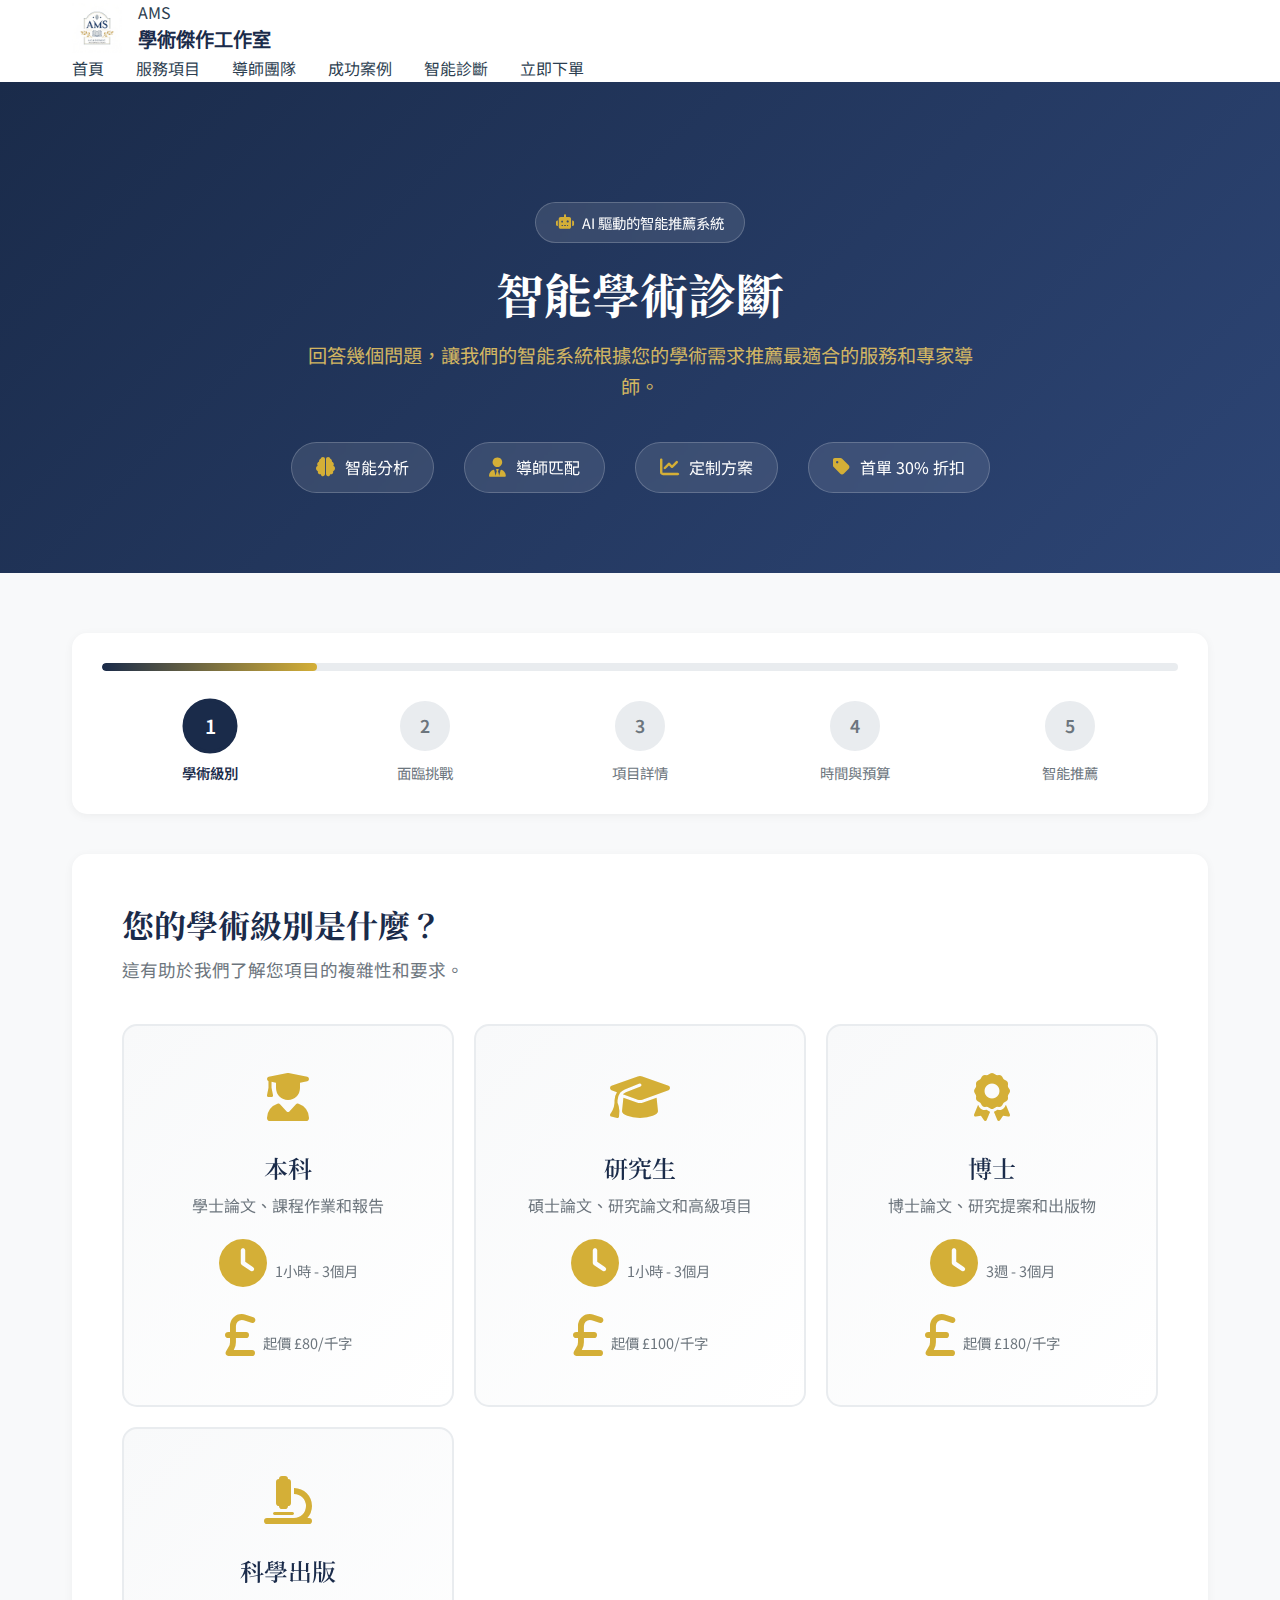
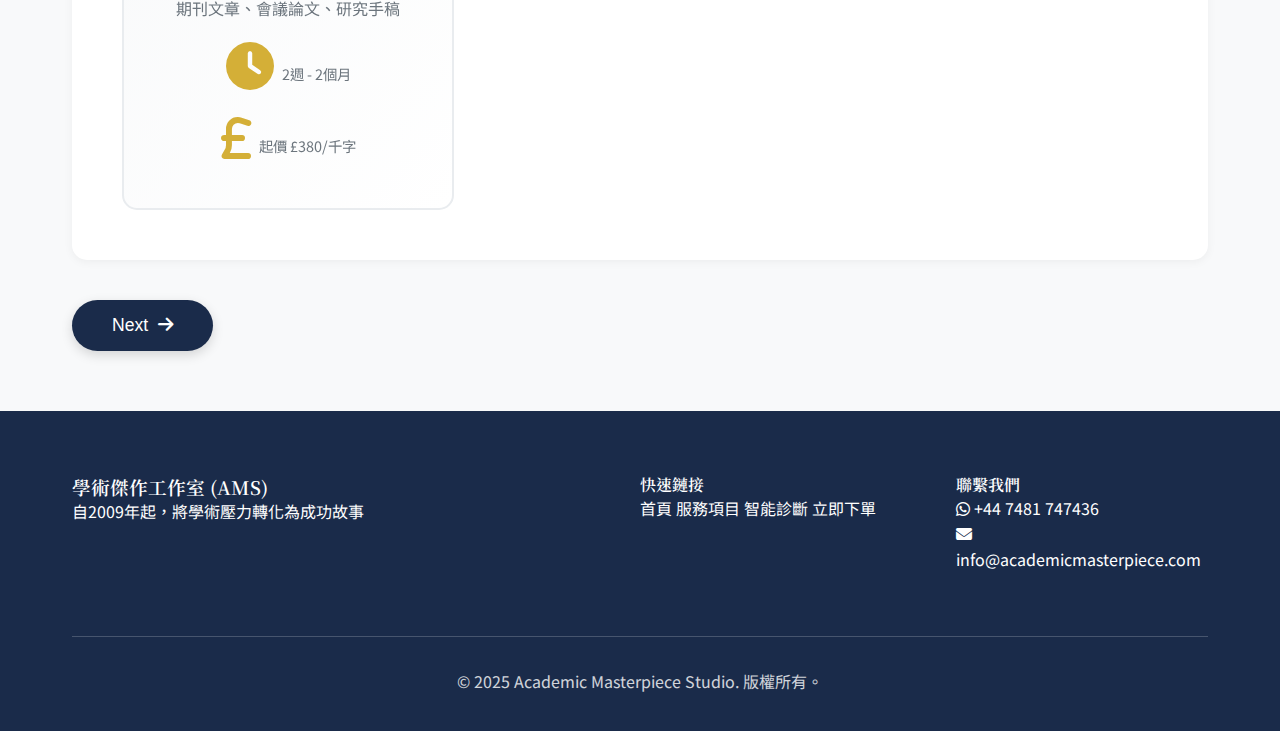
<file: diagnostic-zh.html>
<!DOCTYPE html>
<html lang="zh-TW">
<head>
    <meta charset="UTF-8">
    <meta name="viewport" content="width=device-width, initial-scale=1.0">
    <title>智能學術診斷 - AMS 學術傑作工作室</title>
    <link rel="stylesheet" href="css/style.css">
    <link rel="stylesheet" href="css/diagnostic.css">
    <link rel="preconnect" href="https://fonts.googleapis.com">
    <link rel="preconnect" href="https://fonts.gstatic.com" crossorigin>
    <link href="https://fonts.googleapis.com/css2?family=Noto+Sans+TC:wght@300;400;500;600;700&family=Noto+Serif+TC:wght@400;500;600;700&display=swap" rel="stylesheet">
    <link rel="stylesheet" href="https://cdnjs.cloudflare.com/ajax/libs/font-awesome/6.4.0/css/all.min.css">
    <style>
        body {
            font-family: 'Noto Sans TC', -apple-system, BlinkMacSystemFont, 'Segoe UI', sans-serif;
        }
        h1, h2, h3, h4, h5, h6 {
            font-family: 'Noto Serif TC', Georgia, serif;
        }
    </style>
</head>
<body>
    <!-- 導航欄 -->
    <nav class="nav" id="navbar">
        <div class="container nav-container">
            <a href="index-zh.html" class="logo">
                <img src="images/ams-logo.png" alt="AMS Logo">
                <div class="logo-text">
                    <span class="logo-main">AMS</span>
                    <span class="logo-full">學術傑作工作室</span>
                </div>
            </a>
            
            <div class="nav-menu" id="navMenu">
                <a href="index-zh.html">首頁</a>
                <a href="index-zh.html#services">服務項目</a>
                <a href="index-zh.html#faculty">導師團隊</a>
                <a href="index-zh.html#testimonials">成功案例</a>
                <a href="diagnostic-zh.html" class="active">智能診斷</a>
                <a href="order-zh.html" class="btn-nav">立即下單</a>
            </div>
            
            <div class="mobile-menu-btn" id="mobileMenuBtn">
                <span></span>
                <span></span>
                <span></span>
            </div>
        </div>
    </nav>

    <!-- 主內容 -->
    <main class="diagnostic-main">
        <!-- Hero Section -->
        <section class="diagnostic-hero">
            <div class="container">
                <div class="hero-content">
                    <div class="hero-badge">
                        <i class="fas fa-robot"></i> AI 驅動的智能推薦系統
                    </div>
                    <h1>智能學術診斷</h1>
                    <p class="hero-subtitle">回答幾個問題，讓我們的智能系統根據您的學術需求推薦最適合的服務和專家導師。</p>
                    <div class="hero-features">
                        <div class="feature-item">
                            <i class="fas fa-brain"></i>
                            <span>智能分析</span>
                        </div>
                        <div class="feature-item">
                            <i class="fas fa-user-tie"></i>
                            <span>導師匹配</span>
                        </div>
                        <div class="feature-item">
                            <i class="fas fa-chart-line"></i>
                            <span>定制方案</span>
                        </div>
                        <div class="feature-item">
                            <i class="fas fa-tag"></i>
                            <span>首單 30% 折扣</span>
                        </div>
                    </div>
                </div>
            </div>
        </section>

        <!-- 診斷表單 -->
        <section class="diagnostic-section">
            <div class="container">
                <!-- 進度條 -->
                <div class="progress-container">
                    <div class="progress-bar">
                        <div class="progress-fill" id="progressFill"></div>
                    </div>
                    <div class="progress-steps">
                        <div class="step active" data-step="1">
                            <div class="step-circle">1</div>
                            <span>學術級別</span>
                        </div>
                        <div class="step" data-step="2">
                            <div class="step-circle">2</div>
                            <span>面臨挑戰</span>
                        </div>
                        <div class="step" data-step="3">
                            <div class="step-circle">3</div>
                            <span>項目詳情</span>
                        </div>
                        <div class="step" data-step="4">
                            <div class="step-circle">4</div>
                            <span>時間與預算</span>
                        </div>
                        <div class="step" data-step="5">
                            <div class="step-circle">5</div>
                            <span>智能推薦</span>
                        </div>
                    </div>
                </div>

                <!-- 診斷表單步驟 -->
                <div class="diagnostic-form" id="diagnosticForm">
                    <!-- 步驟 1：學術級別 -->
                    <div class="form-step active" data-step="1">
                        <h2 class="step-title">您的學術級別是什麼？</h2>
                        <p class="step-description">這有助於我們了解您項目的複雜性和要求。</p>
                        
                        <div class="level-cards">
                            <div class="level-card" data-level="undergraduate">
                                <div class="card-icon"><i class="fas fa-user-graduate"></i></div>
                                <h3>本科</h3>
                                <p>學士論文、課程作業和報告</p>
                                <div class="card-details">
                                    <span class="detail-item"><i class="fas fa-clock"></i> 1小時 - 3個月</span>
                                    <span class="detail-item"><i class="fas fa-pound-sign"></i> 起價 £80/千字</span>
                                </div>
                            </div>
                            
                            <div class="level-card" data-level="postgraduate">
                                <div class="card-icon"><i class="fas fa-graduation-cap"></i></div>
                                <h3>研究生</h3>
                                <p>碩士論文、研究論文和高級項目</p>
                                <div class="card-details">
                                    <span class="detail-item"><i class="fas fa-clock"></i> 1小時 - 3個月</span>
                                    <span class="detail-item"><i class="fas fa-pound-sign"></i> 起價 £100/千字</span>
                                </div>
                            </div>
                            
                            <div class="level-card" data-level="phd">
                                <div class="card-icon"><i class="fas fa-award"></i></div>
                                <h3>博士</h3>
                                <p>博士論文、研究提案和出版物</p>
                                <div class="card-details">
                                    <span class="detail-item"><i class="fas fa-clock"></i> 3週 - 3個月</span>
                                    <span class="detail-item"><i class="fas fa-pound-sign"></i> 起價 £180/千字</span>
                                </div>
                            </div>
                            
                            <div class="level-card" data-level="scientific">
                                <div class="card-icon"><i class="fas fa-microscope"></i></div>
                                <h3>科學出版</h3>
                                <p>期刊文章、會議論文、研究手稿</p>
                                <div class="card-details">
                                    <span class="detail-item"><i class="fas fa-clock"></i> 2週 - 2個月</span>
                                    <span class="detail-item"><i class="fas fa-pound-sign"></i> 起價 £380/千字</span>
                                </div>
                            </div>
                        </div>
                    </div>

                    <!-- 步驟 2：面臨挑戰 -->
                    <div class="form-step" data-step="2">
                        <h2 class="step-title">您面臨哪些挑戰？</h2>
                        <p class="step-description">選擇所有適用項。這有助於我們推薦最合適的服務和導師。</p>
                        
                        <div class="challenges-grid">
                            <label class="challenge-checkbox">
                                <input type="checkbox" name="challenge" value="topic-selection">
                                <div class="checkbox-card">
                                    <i class="fas fa-lightbulb"></i>
                                    <h4>主題選擇</h4>
                                    <p>難以找到合適的研究主題</p>
                                </div>
                            </label>
                            
                            <label class="challenge-checkbox">
                                <input type="checkbox" name="challenge" value="literature-review">
                                <div class="checkbox-card">
                                    <i class="fas fa-book-open"></i>
                                    <h4>文獻綜述</h4>
                                    <p>難以查找和綜合相關文獻</p>
                                </div>
                            </label>
                            
                            <label class="challenge-checkbox">
                                <input type="checkbox" name="challenge" value="methodology">
                                <div class="checkbox-card">
                                    <i class="fas fa-flask"></i>
                                    <h4>研究方法</h4>
                                    <p>對研究設計和方法不確定</p>
                                </div>
                            </label>
                            
                            <label class="challenge-checkbox">
                                <input type="checkbox" name="challenge" value="data-analysis">
                                <div class="checkbox-card">
                                    <i class="fas fa-chart-bar"></i>
                                    <h4>數據分析</h4>
                                    <p>需要統計分析或工具方面的幫助</p>
                                </div>
                            </label>
                            
                            <label class="challenge-checkbox">
                                <input type="checkbox" name="challenge" value="writing-structure">
                                <div class="checkbox-card">
                                    <i class="fas fa-pen"></i>
                                    <h4>寫作與結構</h4>
                                    <p>難以組織思路和學術寫作</p>
                                </div>
                            </label>
                            
                            <label class="challenge-checkbox">
                                <input type="checkbox" name="challenge" value="time-management">
                                <div class="checkbox-card">
                                    <i class="fas fa-hourglass-half"></i>
                                    <h4>時間壓力</h4>
                                    <p>截止日期緊迫和時間管理問題</p>
                                </div>
                            </label>
                            
                            <label class="challenge-checkbox">
                                <input type="checkbox" name="challenge" value="english-language">
                                <div class="checkbox-card">
                                    <i class="fas fa-language"></i>
                                    <h4>語言障礙</h4>
                                    <p>英語不是我的第一語言</p>
                                </div>
                            </label>
                            
                            <label class="challenge-checkbox">
                                <input type="checkbox" name="challenge" value="citation-formatting">
                                <div class="checkbox-card">
                                    <i class="fas fa-quote-right"></i>
                                    <h4>引用與格式</h4>
                                    <p>對引用格式和文獻格式感到困惑</p>
                                </div>
                            </label>
                        </div>
                    </div>

                    <!-- 步驟 3：項目詳情 -->
                    <div class="form-step" data-step="3">
                        <h2 class="step-title">告訴我們關於您的項目</h2>
                        <p class="step-description">提供詳細信息以便我們更好地了解您的需求。</p>
                        
                        <div class="form-grid">
                            <div class="form-group full-width">
                                <label>學術領域 <span class="required">*</span></label>
                                <select name="academic-field" id="academicField" required>
                                    <option value="">選擇您的領域...</option>
                                    <optgroup label="STEM（科學、技術、工程、數學）">
                                        <option value="computer-science">計算機科學與資訊技術</option>
                                        <option value="engineering">工程學</option>
                                        <option value="mathematics">數學與統計學</option>
                                        <option value="physics">物理學與天文學</option>
                                        <option value="chemistry">化學</option>
                                        <option value="biology">生物學與生命科學</option>
                                    </optgroup>
                                    <optgroup label="社會科學與商業">
                                        <option value="business">商業管理</option>
                                        <option value="economics">經濟學</option>
                                        <option value="finance">金融與會計</option>
                                        <option value="psychology">心理學</option>
                                        <option value="sociology">社會學</option>
                                        <option value="education">教育學</option>
                                    </optgroup>
                                    <optgroup label="醫學與健康">
                                        <option value="medicine">醫學</option>
                                        <option value="nursing">護理學</option>
                                        <option value="public-health">公共衛生</option>
                                        <option value="pharmacy">藥學</option>
                                    </optgroup>
                                    <optgroup label="人文與藝術">
                                        <option value="literature">文學</option>
                                        <option value="history">歷史</option>
                                        <option value="philosophy">哲學</option>
                                        <option value="law">法律</option>
                                        <option value="arts">藝術與設計</option>
                                    </optgroup>
                                </select>
                            </div>
                            
                            <div class="form-group full-width" id="phdServiceType" style="display: none;">
                                <label>博士服務類型 <span class="required">*</span></label>
                                <div class="service-type-grid">
                                    <label class="radio-card">
                                        <input type="radio" name="phd-service" value="proposal">
                                        <div class="radio-content">
                                            <h4>研究提案</h4>
                                            <p>£180/千字</p>
                                        </div>
                                    </label>
                                    <label class="radio-card">
                                        <input type="radio" name="phd-service" value="dissertation">
                                        <div class="radio-content">
                                            <h4>完整論文</h4>
                                            <p>£280/千字</p>
                                        </div>
                                    </label>
                                    <label class="radio-card">
                                        <input type="radio" name="phd-service" value="editing">
                                        <div class="radio-content">
                                            <h4>編輯與校對</h4>
                                            <p>£60/千字</p>
                                        </div>
                                    </label>
                                </div>
                            </div>
                            
                            <div class="form-group">
                                <label>預計字數 <span class="required">*</span></label>
                                <input type="number" name="word-count" id="wordCount" placeholder="例如：10000" min="100" required>
                                <small>輸入所需的大概字數</small>
                            </div>
                            
                            <div class="form-group">
                                <label>項目主題/標題</label>
                                <input type="text" name="topic" placeholder="簡要描述您的主題">
                            </div>
                            
                            <div class="form-group full-width">
                                <label>當前進度</label>
                                <div class="progress-options">
                                    <label class="progress-option">
                                        <input type="radio" name="progress" value="not-started">
                                        <span>尚未開始</span>
                                    </label>
                                    <label class="progress-option">
                                        <input type="radio" name="progress" value="planning">
                                        <span>計劃階段</span>
                                    </label>
                                    <label class="progress-option">
                                        <input type="radio" name="progress" value="partial">
                                        <span>部分完成</span>
                                    </label>
                                    <label class="progress-option">
                                        <input type="radio" name="progress" value="revision">
                                        <span>需要修改</span>
                                    </label>
                                </div>
                            </div>
                            
                            <div class="form-group full-width">
                                <label>附加要求</label>
                                <textarea name="requirements" rows="4" placeholder="任何具體要求、關注點或問題..."></textarea>
                            </div>
                        </div>
                    </div>

                    <!-- 步驟 4：時間與預算 -->
                    <div class="form-step" data-step="4">
                        <h2 class="step-title">時間和預算偏好</h2>
                        <p class="step-description">讓我們知道您的截止日期和預算範圍，以便我們提供最佳建議。</p>
                        
                        <div class="form-grid">
                            <div class="form-group">
                                <label>預期截止日期 <span class="required">*</span></label>
                                <select name="deadline" id="deadline" required>
                                    <option value="">選擇時間範圍...</option>
                                    <option value="1-hour">1小時內</option>
                                    <option value="3-hours">3小時內</option>
                                    <option value="6-hours">6小時內</option>
                                    <option value="12-hours">12小時內</option>
                                    <option value="24-hours">24小時內</option>
                                    <option value="2-days">2天內</option>
                                    <option value="3-days">3天內</option>
                                    <option value="4-days">4天內</option>
                                    <option value="5-plus-days">5天或以上</option>
                                </select>
                                <small class="deadline-note">注意：較短的截止日期會產生加急費用</small>
                            </div>
                            
                            <div class="form-group">
                                <label>您的姓名 <span class="required">*</span></label>
                                <input type="text" name="name" id="customerName" required>
                            </div>
                            
                            <div class="form-group full-width">
                                <label>電子郵件地址 <span class="required">*</span></label>
                                <input type="email" name="email" id="customerEmail" required>
                                <small>我們將向此地址發送推薦和報價</small>
                            </div>
                            
                            <div class="form-group full-width">
                                <label>電話號碼（含國際區號）</label>
                                <input type="tel" name="phone" placeholder="+86 或 +44" id="customerPhone">
                                <small>用於緊急聯繫和即時溝通</small>
                            </div>
                        </div>
                    </div>

                    <!-- 步驟 5：推薦結果 -->
                    <div class="form-step" data-step="5">
                        <div id="recommendationsContainer">
                            <!-- 推薦內容將由 JavaScript 動態生成 -->
                        </div>
                    </div>
                </div>

                <!-- 導航按鈕 -->
                <div class="form-navigation">
                    <button type="button" class="btn-secondary" id="prevBtn" onclick="previousStep()" style="display: none;">
                        <i class="fas fa-arrow-left"></i> 上一步
                    </button>
                    <button type="button" class="btn-primary" id="nextBtn" onclick="nextStep()">
                        下一步 <i class="fas fa-arrow-right"></i>
                    </button>
                </div>
            </div>
        </section>
    </main>

    <!-- Footer -->
    <footer class="footer">
        <div class="container">
            <div class="footer-content">
                <div class="footer-section">
                    <h3>學術傑作工作室 (AMS)</h3>
                    <p>自2009年起，將學術壓力轉化為成功故事</p>
                </div>
                <div class="footer-section">
                    <h4>快速鏈接</h4>
                    <a href="index-zh.html">首頁</a>
                    <a href="index-zh.html#services">服務項目</a>
                    <a href="diagnostic-zh.html">智能診斷</a>
                    <a href="order-zh.html">立即下單</a>
                </div>
                <div class="footer-section">
                    <h4>聯繫我們</h4>
                    <p><i class="fab fa-whatsapp"></i> +44 7481 747436</p>
                    <p><i class="fas fa-envelope"></i> info@academicmasterpiece.com</p>
                </div>
            </div>
            <div class="footer-bottom">
                <p>&copy; 2025 Academic Masterpiece Studio. 版權所有。</p>
            </div>
        </div>
    </footer>

    <!-- Scripts -->
    <script src="js/config.js"></script>
    <script src="js/diagnostic.js"></script>
</body>
</html>
</file>
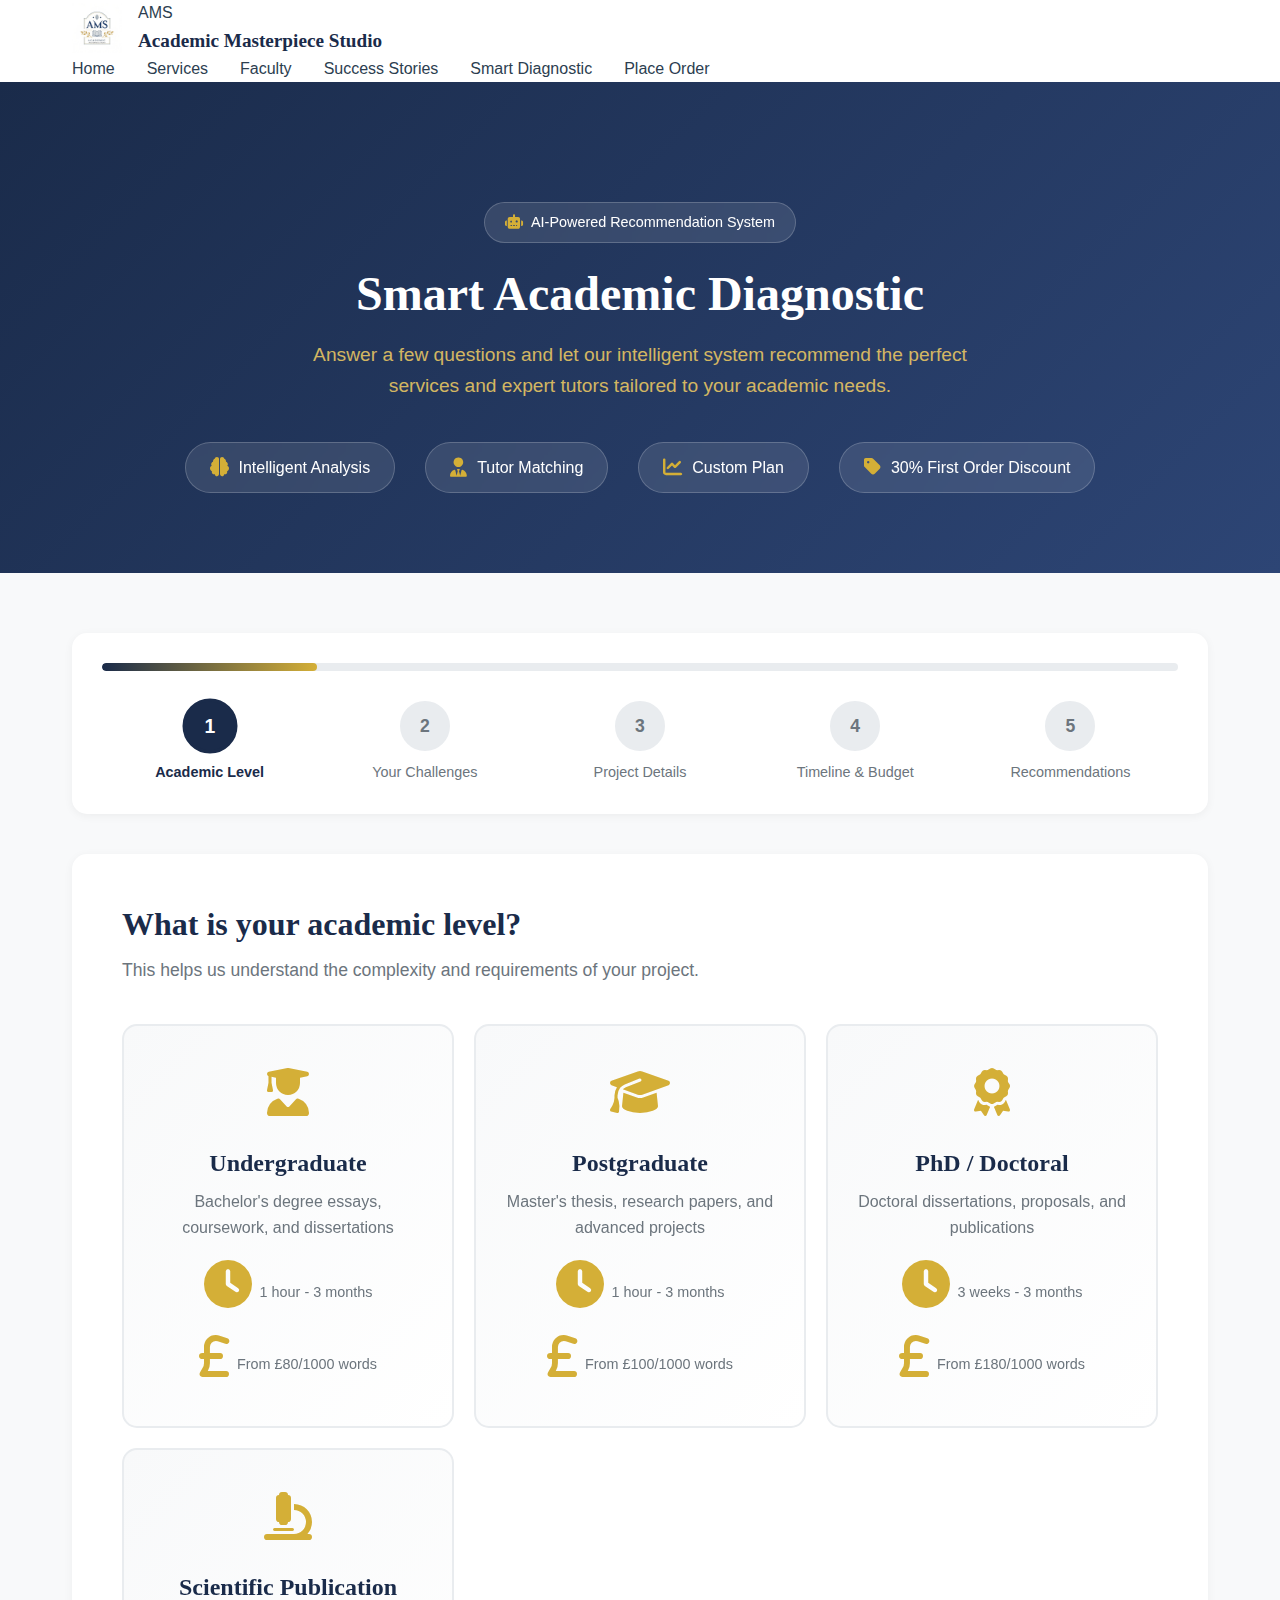
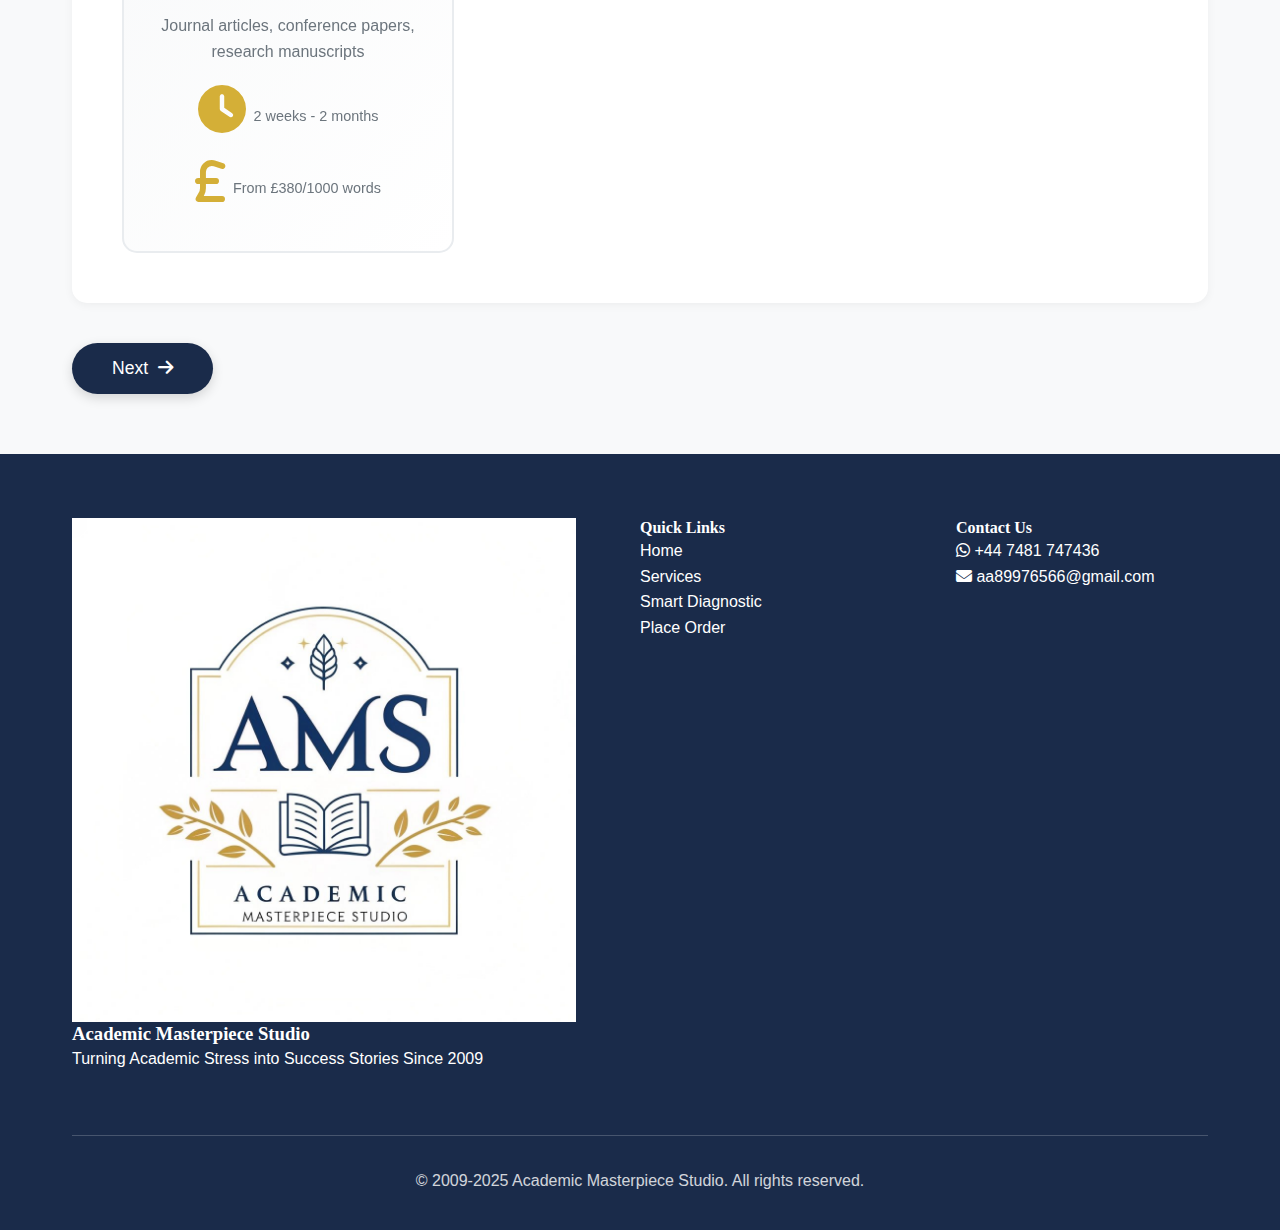
<file: diagnostic.html>
<!DOCTYPE html>
<html lang="en">
<head>
    <meta charset="UTF-8">
    <meta name="viewport" content="width=device-width, initial-scale=1.0">
    <title>Smart Academic Diagnostic - AMS</title>
    <link rel="stylesheet" href="css/style.css">
    <link rel="stylesheet" href="css/diagnostic.css">
    <link rel="preconnect" href="https://fonts.googleapis.com">
    <link rel="preconnect" href="https://fonts.gstatic.com" crossorigin>
    <link href="https://fonts.googleapis.com/css2?family=Noto+Serif:wght@400;700&family=Noto+Sans:wght@300;400;500;600;700&display=swap" rel="stylesheet">
    <link rel="stylesheet" href="https://cdnjs.cloudflare.com/ajax/libs/font-awesome/6.4.0/css/all.min.css">
</head>
<body>
    <!-- Navigation -->
    <nav class="nav" id="navbar">
        <div class="container nav-container">
            <a href="index.html" class="logo">
                <img src="images/ams-logo.png" alt="AMS Logo">
                <div class="logo-text">
                    <span class="logo-main">AMS</span>
                    <span class="logo-full">Academic Masterpiece Studio</span>
                </div>
            </a>
            
            <div class="nav-menu" id="navMenu">
                <a href="index.html">Home</a>
                <a href="index.html#services">Services</a>
                <a href="index.html#faculty">Faculty</a>
                <a href="index.html#testimonials">Success Stories</a>
                <a href="diagnostic.html" class="active">Smart Diagnostic</a>
                <a href="order.html" class="btn-nav">Place Order</a>
            </div>
            
            <div class="mobile-menu-btn" id="mobileMenuBtn">
                <span></span>
                <span></span>
                <span></span>
            </div>
        </div>
    </nav>

    <!-- Main Content -->
    <main class="diagnostic-main">
        <!-- Hero Section -->
        <section class="diagnostic-hero">
            <div class="container">
                <div class="hero-content">
                    <div class="hero-badge">
                        <i class="fas fa-robot"></i> AI-Powered Recommendation System
                    </div>
                    <h1>Smart Academic Diagnostic</h1>
                    <p class="hero-subtitle">Answer a few questions and let our intelligent system recommend the perfect services and expert tutors tailored to your academic needs.</p>
                    <div class="hero-features">
                        <div class="feature-item">
                            <i class="fas fa-brain"></i>
                            <span>Intelligent Analysis</span>
                        </div>
                        <div class="feature-item">
                            <i class="fas fa-user-tie"></i>
                            <span>Tutor Matching</span>
                        </div>
                        <div class="feature-item">
                            <i class="fas fa-chart-line"></i>
                            <span>Custom Plan</span>
                        </div>
                        <div class="feature-item">
                            <i class="fas fa-tag"></i>
                            <span>30% First Order Discount</span>
                        </div>
                    </div>
                </div>
            </div>
        </section>

        <!-- Diagnostic Form -->
        <section class="diagnostic-section">
            <div class="container">
                <!-- Progress Bar -->
                <div class="progress-container">
                    <div class="progress-bar">
                        <div class="progress-fill" id="progressFill"></div>
                    </div>
                    <div class="progress-steps">
                        <div class="step active" data-step="1">
                            <div class="step-circle">1</div>
                            <span>Academic Level</span>
                        </div>
                        <div class="step" data-step="2">
                            <div class="step-circle">2</div>
                            <span>Your Challenges</span>
                        </div>
                        <div class="step" data-step="3">
                            <div class="step-circle">3</div>
                            <span>Project Details</span>
                        </div>
                        <div class="step" data-step="4">
                            <div class="step-circle">4</div>
                            <span>Timeline & Budget</span>
                        </div>
                        <div class="step" data-step="5">
                            <div class="step-circle">5</div>
                            <span>Recommendations</span>
                        </div>
                    </div>
                </div>

                <!-- Diagnostic Form Steps -->
                <div class="diagnostic-form" id="diagnosticForm">
                    <!-- Step 1: Academic Level -->
                    <div class="form-step active" data-step="1">
                        <h2 class="step-title">What is your academic level?</h2>
                        <p class="step-description">This helps us understand the complexity and requirements of your project.</p>
                        
                        <div class="level-cards">
                            <div class="level-card" data-level="undergraduate">
                                <div class="card-icon"><i class="fas fa-user-graduate"></i></div>
                                <h3>Undergraduate</h3>
                                <p>Bachelor's degree essays, coursework, and dissertations</p>
                                <div class="card-details">
                                    <span class="detail-item"><i class="fas fa-clock"></i> 1 hour - 3 months</span>
                                    <span class="detail-item"><i class="fas fa-pound-sign"></i> From £80/1000 words</span>
                                </div>
                            </div>
                            
                            <div class="level-card" data-level="postgraduate">
                                <div class="card-icon"><i class="fas fa-graduation-cap"></i></div>
                                <h3>Postgraduate</h3>
                                <p>Master's thesis, research papers, and advanced projects</p>
                                <div class="card-details">
                                    <span class="detail-item"><i class="fas fa-clock"></i> 1 hour - 3 months</span>
                                    <span class="detail-item"><i class="fas fa-pound-sign"></i> From £100/1000 words</span>
                                </div>
                            </div>
                            
                            <div class="level-card" data-level="phd">
                                <div class="card-icon"><i class="fas fa-award"></i></div>
                                <h3>PhD / Doctoral</h3>
                                <p>Doctoral dissertations, proposals, and publications</p>
                                <div class="card-details">
                                    <span class="detail-item"><i class="fas fa-clock"></i> 3 weeks - 3 months</span>
                                    <span class="detail-item"><i class="fas fa-pound-sign"></i> From £180/1000 words</span>
                                </div>
                            </div>
                            
                            <div class="level-card" data-level="scientific">
                                <div class="card-icon"><i class="fas fa-microscope"></i></div>
                                <h3>Scientific Publication</h3>
                                <p>Journal articles, conference papers, research manuscripts</p>
                                <div class="card-details">
                                    <span class="detail-item"><i class="fas fa-clock"></i> 2 weeks - 2 months</span>
                                    <span class="detail-item"><i class="fas fa-pound-sign"></i> From £380/1000 words</span>
                                </div>
                            </div>
                        </div>
                    </div>

                    <!-- Step 2: Challenges -->
                    <div class="form-step" data-step="2">
                        <h2 class="step-title">What challenges are you facing?</h2>
                        <p class="step-description">Select all that apply. This helps us recommend the most suitable services and tutors.</p>
                        
                        <div class="challenges-grid">
                            <label class="challenge-checkbox">
                                <input type="checkbox" name="challenge" value="topic-selection">
                                <div class="checkbox-card">
                                    <i class="fas fa-lightbulb"></i>
                                    <h4>Topic Selection</h4>
                                    <p>Struggling to find a suitable research topic</p>
                                </div>
                            </label>
                            
                            <label class="challenge-checkbox">
                                <input type="checkbox" name="challenge" value="literature-review">
                                <div class="checkbox-card">
                                    <i class="fas fa-book-open"></i>
                                    <h4>Literature Review</h4>
                                    <p>Difficulty finding and synthesizing relevant literature</p>
                                </div>
                            </label>
                            
                            <label class="challenge-checkbox">
                                <input type="checkbox" name="challenge" value="methodology">
                                <div class="checkbox-card">
                                    <i class="fas fa-flask"></i>
                                    <h4>Research Methodology</h4>
                                    <p>Unsure about research design and methods</p>
                                </div>
                            </label>
                            
                            <label class="challenge-checkbox">
                                <input type="checkbox" name="challenge" value="data-analysis">
                                <div class="checkbox-card">
                                    <i class="fas fa-chart-bar"></i>
                                    <h4>Data Analysis</h4>
                                    <p>Need help with statistical analysis or tools</p>
                                </div>
                            </label>
                            
                            <label class="challenge-checkbox">
                                <input type="checkbox" name="challenge" value="writing-structure">
                                <div class="checkbox-card">
                                    <i class="fas fa-pen"></i>
                                    <h4>Writing & Structure</h4>
                                    <p>Difficulty organizing thoughts and academic writing</p>
                                </div>
                            </label>
                            
                            <label class="challenge-checkbox">
                                <input type="checkbox" name="challenge" value="time-management">
                                <div class="checkbox-card">
                                    <i class="fas fa-hourglass-half"></i>
                                    <h4>Time Pressure</h4>
                                    <p>Tight deadlines and time management issues</p>
                                </div>
                            </label>
                            
                            <label class="challenge-checkbox">
                                <input type="checkbox" name="challenge" value="english-language">
                                <div class="checkbox-card">
                                    <i class="fas fa-language"></i>
                                    <h4>Language Barrier</h4>
                                    <p>English is not my first language</p>
                                </div>
                            </label>
                            
                            <label class="challenge-checkbox">
                                <input type="checkbox" name="challenge" value="citation-formatting">
                                <div class="checkbox-card">
                                    <i class="fas fa-quote-right"></i>
                                    <h4>Citation & Formatting</h4>
                                    <p>Confused about citation styles and formatting</p>
                                </div>
                            </label>
                        </div>
                    </div>

                    <!-- Step 3: Project Details -->
                    <div class="form-step" data-step="3">
                        <h2 class="step-title">Tell us about your project</h2>
                        <p class="step-description">Provide details so we can better understand your needs.</p>
                        
                        <div class="form-grid">
                            <div class="form-group full-width">
                                <label>Academic Field <span class="required">*</span></label>
                                <select name="academic-field" id="academicField" required>
                                    <option value="">Select your field...</option>
                                    <optgroup label="STEM">
                                        <option value="computer-science">Computer Science & IT</option>
                                        <option value="engineering">Engineering</option>
                                        <option value="mathematics">Mathematics & Statistics</option>
                                        <option value="physics">Physics & Astronomy</option>
                                        <option value="chemistry">Chemistry</option>
                                        <option value="biology">Biology & Life Sciences</option>
                                    </optgroup>
                                    <optgroup label="Social Science & Business">
                                        <option value="business">Business Management</option>
                                        <option value="economics">Economics</option>
                                        <option value="finance">Finance & Accounting</option>
                                        <option value="psychology">Psychology</option>
                                        <option value="sociology">Sociology</option>
                                        <option value="education">Education</option>
                                    </optgroup>
                                    <optgroup label="Medical & Health">
                                        <option value="medicine">Medicine</option>
                                        <option value="nursing">Nursing</option>
                                        <option value="public-health">Public Health</option>
                                        <option value="pharmacy">Pharmacy</option>
                                    </optgroup>
                                    <optgroup label="Humanities & Arts">
                                        <option value="literature">Literature</option>
                                        <option value="history">History</option>
                                        <option value="philosophy">Philosophy</option>
                                        <option value="law">Law</option>
                                        <option value="arts">Arts & Design</option>
                                    </optgroup>
                                </select>
                            </div>
                            
                            <div class="form-group full-width" id="phdServiceType" style="display: none;">
                                <label>PhD Service Type <span class="required">*</span></label>
                                <div class="service-type-grid">
                                    <label class="radio-card">
                                        <input type="radio" name="phd-service" value="proposal">
                                        <div class="radio-content">
                                            <h4>Research Proposal</h4>
                                            <p>£180/1000 words</p>
                                        </div>
                                    </label>
                                    <label class="radio-card">
                                        <input type="radio" name="phd-service" value="dissertation">
                                        <div class="radio-content">
                                            <h4>Full Dissertation</h4>
                                            <p>£280/1000 words</p>
                                        </div>
                                    </label>
                                    <label class="radio-card">
                                        <input type="radio" name="phd-service" value="editing">
                                        <div class="radio-content">
                                            <h4>Editing & Proofreading</h4>
                                            <p>£60/1000 words</p>
                                        </div>
                                    </label>
                                </div>
                            </div>
                            
                            <div class="form-group">
                                <label>Estimated Word Count <span class="required">*</span></label>
                                <input type="number" name="word-count" id="wordCount" placeholder="e.g., 10000" min="100" required>
                                <small>Enter the approximate number of words needed</small>
                            </div>
                            
                            <div class="form-group">
                                <label>Project Topic/Title</label>
                                <input type="text" name="topic" placeholder="Brief description of your topic">
                            </div>
                            
                            <div class="form-group full-width">
                                <label>Current Progress</label>
                                <div class="progress-options">
                                    <label class="progress-option">
                                        <input type="radio" name="progress" value="not-started">
                                        <span>Not Started</span>
                                    </label>
                                    <label class="progress-option">
                                        <input type="radio" name="progress" value="planning">
                                        <span>Planning Phase</span>
                                    </label>
                                    <label class="progress-option">
                                        <input type="radio" name="progress" value="partial">
                                        <span>Partially Complete</span>
                                    </label>
                                    <label class="progress-option">
                                        <input type="radio" name="progress" value="revision">
                                        <span>Needs Revision</span>
                                    </label>
                                </div>
                            </div>
                            
                            <div class="form-group full-width">
                                <label>Additional Requirements</label>
                                <textarea name="requirements" rows="4" placeholder="Any specific requirements, concerns, or questions..."></textarea>
                            </div>
                        </div>
                    </div>

                    <!-- Step 4: Timeline & Budget -->
                    <div class="form-step" data-step="4">
                        <h2 class="step-title">Timeline and budget preferences</h2>
                        <p class="step-description">Help us understand your deadlines and budget constraints.</p>
                        
                        <div class="form-grid">
                            <div class="form-group full-width">
                                <label>When do you need this completed? <span class="required">*</span></label>
                                <div class="deadline-grid">
                                    <label class="deadline-card">
                                        <input type="radio" name="deadline" value="5days" checked>
                                        <div class="card-content">
                                            <h4>5+ Days</h4>
                                            <p class="price-tag">Standard Rate</p>
                                            <span class="badge green">Recommended</span>
                                        </div>
                                    </label>
                                    <label class="deadline-card">
                                        <input type="radio" name="deadline" value="4days">
                                        <div class="card-content">
                                            <h4>4 Days</h4>
                                            <p class="price-tag">+£15/1000 words</p>
                                        </div>
                                    </label>
                                    <label class="deadline-card">
                                        <input type="radio" name="deadline" value="3days">
                                        <div class="card-content">
                                            <h4>3 Days</h4>
                                            <p class="price-tag">+£30/1000 words</p>
                                        </div>
                                    </label>
                                    <label class="deadline-card">
                                        <input type="radio" name="deadline" value="2days">
                                        <div class="card-content">
                                            <h4>2 Days</h4>
                                            <p class="price-tag">+£50/1000 words</p>
                                        </div>
                                    </label>
                                    <label class="deadline-card urgent">
                                        <input type="radio" name="deadline" value="24hours">
                                        <div class="card-content">
                                            <h4>24 Hours</h4>
                                            <p class="price-tag">+£80/1000 words</p>
                                            <span class="badge orange">Urgent</span>
                                        </div>
                                    </label>
                                    <label class="deadline-card urgent">
                                        <input type="radio" name="deadline" value="12hours">
                                        <div class="card-content">
                                            <h4>12 Hours</h4>
                                            <p class="price-tag">+£120/1000 words</p>
                                            <span class="badge orange">Urgent</span>
                                        </div>
                                    </label>
                                    <label class="deadline-card urgent">
                                        <input type="radio" name="deadline" value="6hours">
                                        <div class="card-content">
                                            <h4>6 Hours</h4>
                                            <p class="price-tag">+£180/1000 words</p>
                                            <span class="badge red">Very Urgent</span>
                                        </div>
                                    </label>
                                    <label class="deadline-card urgent">
                                        <input type="radio" name="deadline" value="3hours">
                                        <div class="card-content">
                                            <h4>3 Hours</h4>
                                            <p class="price-tag">+£250/1000 words</p>
                                            <span class="badge red">Emergency</span>
                                        </div>
                                    </label>
                                </div>
                            </div>
                            
                            <div class="form-group full-width">
                                <label>Are you a first-time customer?</label>
                                <div class="member-options">
                                    <label class="member-card">
                                        <input type="radio" name="is-first-order" value="yes" checked>
                                        <div class="member-content">
                                            <i class="fas fa-star"></i>
                                            <h4>Yes, first time</h4>
                                            <p><strong>Get 30% OFF</strong> your first order!</p>
                                            <span class="badge gold">New Member Discount</span>
                                        </div>
                                    </label>
                                    <label class="member-card">
                                        <input type="radio" name="is-first-order" value="no">
                                        <div class="member-content">
                                            <i class="fas fa-user-check"></i>
                                            <h4>Returning customer</h4>
                                            <p>Welcome back! Standard pricing applies.</p>
                                        </div>
                                    </label>
                                </div>
                            </div>
                            
                            <div class="form-group full-width">
                                <label>Your Contact Information <span class="required">*</span></label>
                                <div class="contact-grid">
                                    <input type="text" name="name" placeholder="Your Name" required>
                                    <input type="email" name="email" placeholder="Email Address" required>
                                    <input type="tel" name="phone" placeholder="Phone Number (WhatsApp)">
                                </div>
                            </div>
                        </div>
                        
                        <!-- Live Price Estimate -->
                        <div class="price-estimate-box" id="priceEstimateBox">
                            <h3><i class="fas fa-calculator"></i> Your Estimated Quote</h3>
                            <div class="estimate-breakdown">
                                <div class="estimate-row">
                                    <span>Base Price:</span>
                                    <span id="estimateBase">£0</span>
                                </div>
                                <div class="estimate-row">
                                    <span>Urgent Fee:</span>
                                    <span id="estimateRush">£0</span>
                                </div>
                                <div class="estimate-row discount" id="discountRow" style="display: none;">
                                    <span>First Order Discount (30%):</span>
                                    <span id="estimateDiscount">-£0</span>
                                </div>
                                <div class="estimate-row total">
                                    <span>Total Estimate:</span>
                                    <span id="estimateTotal">£0</span>
                                </div>
                            </div>
                            <p class="estimate-note">
                                <i class="fas fa-info-circle"></i>
                                This is an automated estimate. Final pricing may vary based on specific requirements and will be confirmed by our expert.
                            </p>
                        </div>
                    </div>

                    <!-- Step 5: Recommendations -->
                    <div class="form-step" data-step="5">
                        <div class="recommendations-container" id="recommendationsContainer">
                            <!-- Recommendations will be generated here by JavaScript -->
                        </div>
                    </div>
                </div>

                <!-- Navigation Buttons -->
                <div class="form-navigation">
                    <button type="button" class="btn-secondary" id="prevBtn" style="display: none;">
                        <i class="fas fa-arrow-left"></i> Previous
                    </button>
                    <button type="button" class="btn-primary" id="nextBtn">
                        Next <i class="fas fa-arrow-right"></i>
                    </button>
                </div>
            </div>
        </section>
    </main>

    <!-- Footer -->
    <footer class="footer">
        <div class="container">
            <div class="footer-content">
                <div class="footer-col">
                    <div class="footer-logo">
                        <img src="images/ams-logo.png" alt="AMS Logo">
                        <h3>Academic Masterpiece Studio</h3>
                    </div>
                    <p>Turning Academic Stress into Success Stories Since 2009</p>
                </div>
                
                <div class="footer-col">
                    <h4>Quick Links</h4>
                    <ul>
                        <li><a href="index.html">Home</a></li>
                        <li><a href="index.html#services">Services</a></li>
                        <li><a href="diagnostic.html">Smart Diagnostic</a></li>
                        <li><a href="order.html">Place Order</a></li>
                    </ul>
                </div>
                
                <div class="footer-col">
                    <h4>Contact Us</h4>
                    <ul>
                        <li><i class="fab fa-whatsapp"></i> +44 7481 747436</li>
                        <li><i class="fas fa-envelope"></i> aa89976566@gmail.com</li>
                    </ul>
                </div>
            </div>
            
            <div class="footer-bottom">
                <p>&copy; 2009-2025 Academic Masterpiece Studio. All rights reserved.</p>
            </div>
        </div>
    </footer>

    <!-- Scripts -->
    <script src="js/config.js"></script>
    <script src="js/diagnostic.js"></script>
    
    <!--Start of Tawk.to Script-->
    <script type="text/javascript">
        var Tawk_API=Tawk_API||{}, Tawk_LoadStart=new Date();
        (function(){
            var s1=document.createElement("script"),s0=document.getElementsByTagName("script")[0];
            s1.async=true;
            s1.src='https://embed.tawk.to/69342c34f66a4c198b42833e/1jbpspbrq';
            s1.charset='UTF-8';
            s1.setAttribute('crossorigin','*');
            s0.parentNode.insertBefore(s1,s0);
        })();
    </script>
    <!--End of Tawk.to Script-->
</body>
</html>
</file>
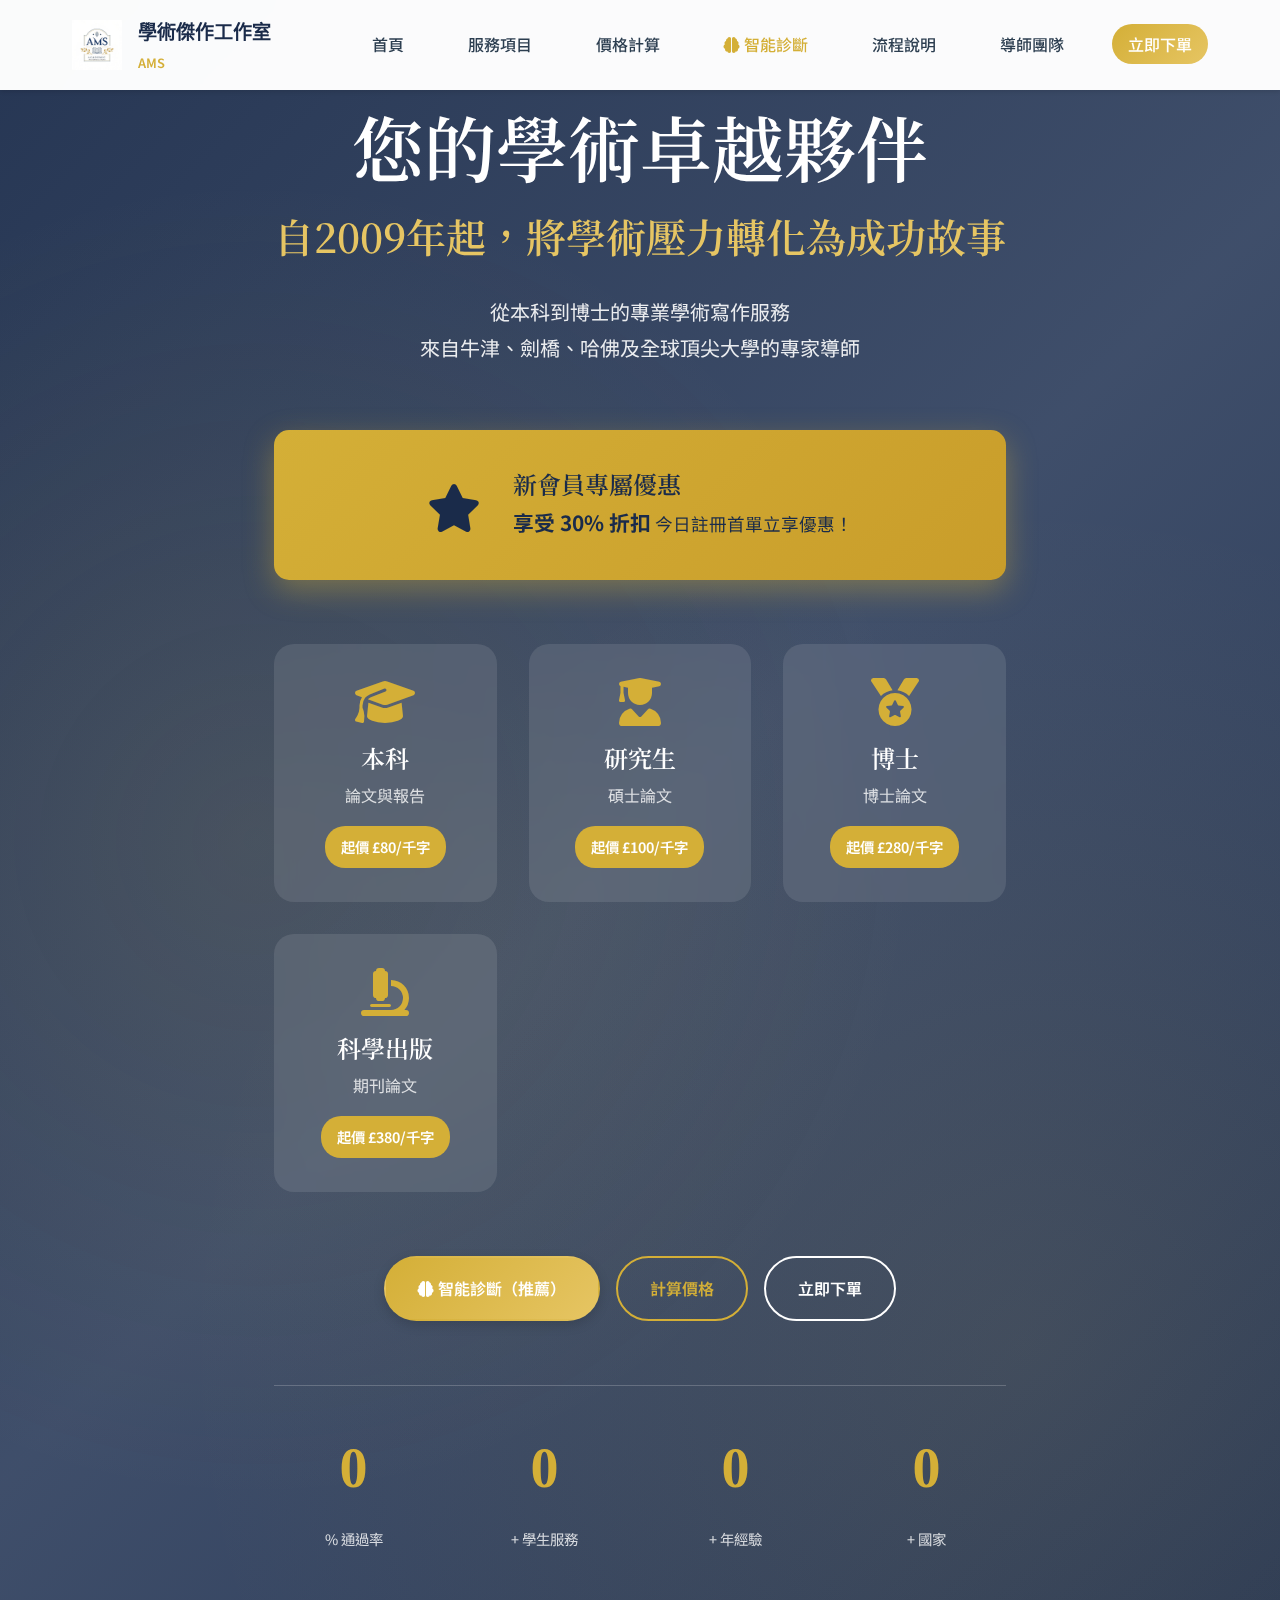
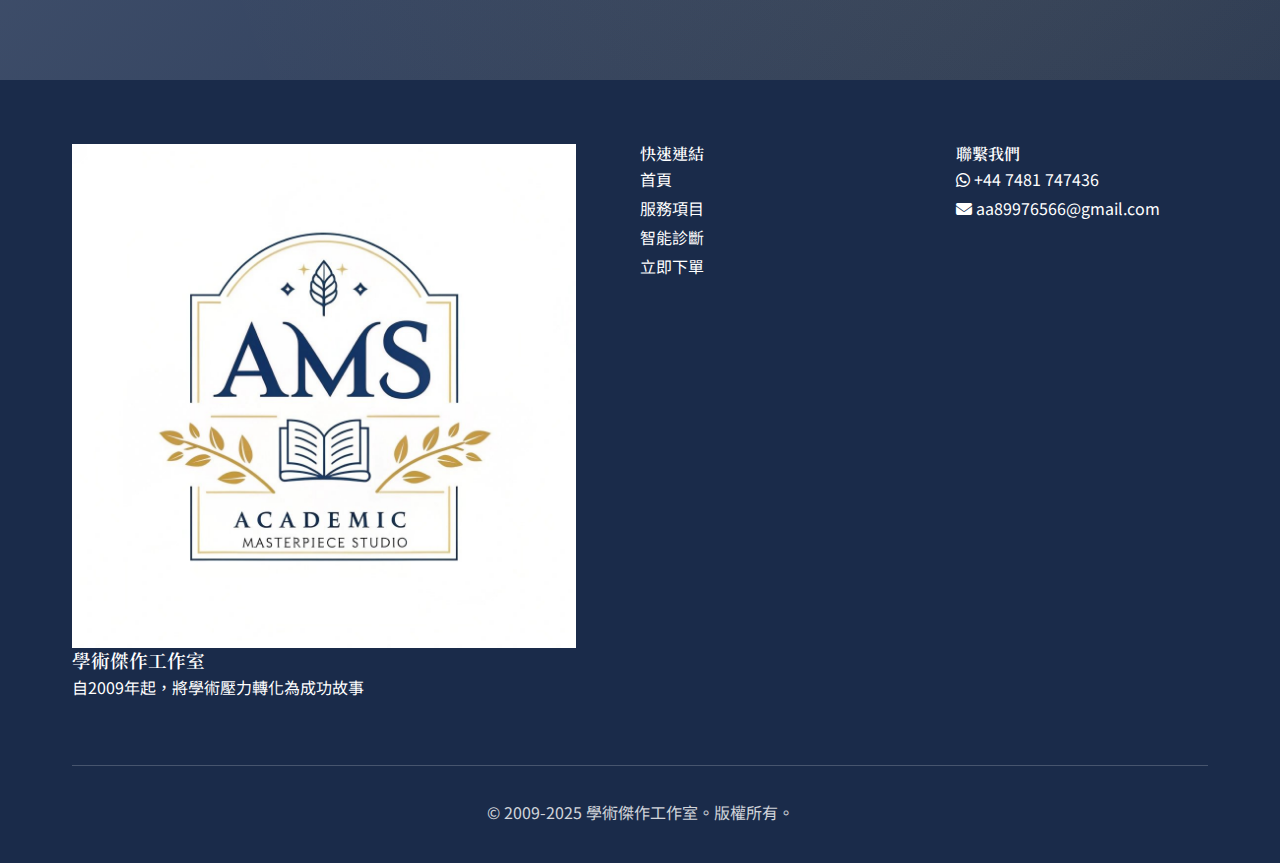
<file: index-zh.html>
<!DOCTYPE html>
<html lang="zh-TW">
<head>
    <meta charset="UTF-8">
    <meta name="viewport" content="width=device-width, initial-scale=1.0">
    <meta name="description" content="學術傑作工作室 (AMS) - 提供本科、研究生、博士學位的專業學術寫作服務。來自牛津、劍橋、哈佛的專家導師。">
    <meta name="keywords" content="學術寫作, 論文輔導, 論文寫作, 博士輔助, 論文服務, AMS">
    <title>學術傑作工作室 (AMS) | 頂尖學術寫作服務</title>
    
    <!-- Google Fonts -->
    <link rel="preconnect" href="https://fonts.googleapis.com">
    <link rel="preconnect" href="https://fonts.gstatic.com" crossorigin>
    <link href="https://fonts.googleapis.com/css2?family=Noto+Sans+TC:wght@300;400;500;600;700&family=Noto+Serif+TC:wght@400;500;600;700&display=swap" rel="stylesheet">
    
    <!-- Font Awesome -->
    <link rel="stylesheet" href="https://cdn.jsdelivr.net/npm/@fortawesome/fontawesome-free@6.4.0/css/all.min.css">
    
    <!-- AOS Animation -->
    <link href="https://unpkg.com/aos@2.3.1/dist/aos.css" rel="stylesheet">
    
    <!-- Custom CSS -->
    <link rel="stylesheet" href="css/style.css">
    <style>
        body {
            font-family: 'Noto Sans TC', -apple-system, BlinkMacSystemFont, 'Segoe UI', sans-serif;
            line-height: 1.8;
        }
        h1, h2, h3, h4, h5, h6 {
            font-family: 'Noto Serif TC', Georgia, serif;
        }
    </style>
</head>
<body>

    <!-- Navigation -->
    <nav class="navbar" id="navbar">
        <div class="container">
            <div class="nav-wrapper">
                <div class="logo">
                    <img src="images/ams-logo.png" alt="AMS Logo">
                    <div class="logo-text">
                        <span class="logo-full">學術傑作工作室</span>
                        <span class="logo-abbr">AMS</span>
                    </div>
                </div>
                <button class="mobile-toggle" id="mobileToggle">
                    <span></span>
                    <span></span>
                    <span></span>
                </button>
                <ul class="nav-menu" id="navMenu">
                    <li><a href="#home" class="nav-link">首頁</a></li>
                    <li><a href="#services" class="nav-link">服務項目</a></li>
                    <li><a href="#pricing" class="nav-link">價格計算</a></li>
                    <li><a href="diagnostic-zh.html" class="nav-link" style="color: #d4af37;"><i class="fas fa-brain"></i> 智能診斷</a></li>
                    <li><a href="#process" class="nav-link">流程說明</a></li>
                    <li><a href="#tutors" class="nav-link">導師團隊</a></li>
                    <li><a href="order-zh.html" class="nav-link cta-button">立即下單</a></li>
                </ul>
            </div>
        </div>
    </nav>

    <!-- Hero Section -->
    <section class="hero" id="home">
        <div class="hero-background"></div>
        <div class="container">
            <div class="hero-content" data-aos="fade-up">
                <h1 class="hero-title">您的學術卓越夥伴</h1>
                <h2 class="hero-subtitle">自2009年起，將學術壓力轉化為成功故事</h2>
                <p class="hero-description">從本科到博士的專業學術寫作服務<br>來自牛津、劍橋、哈佛及全球頂尖大學的專家導師</p>
                
                <!-- First-Time Member Discount Banner -->
                <div class="member-discount-banner" data-aos="fade-up" data-aos-delay="200">
                    <div class="discount-icon">
                        <i class="fas fa-star"></i>
                    </div>
                    <div class="discount-text">
                        <h3>新會員專屬優惠</h3>
                        <p><strong>享受 30% 折扣</strong> 今日註冊首單立享優惠！</p>
                    </div>
                </div>

                <!-- Service Level Quick Select -->
                <div class="service-level-select">
                    <div class="level-card" data-level="undergraduate">
                        <i class="fas fa-graduation-cap"></i>
                        <h3>本科</h3>
                        <p>論文與報告</p>
                        <span class="price-tag">起價 £80/千字</span>
                    </div>
                    <div class="level-card" data-level="postgraduate">
                        <i class="fas fa-user-graduate"></i>
                        <h3>研究生</h3>
                        <p>碩士論文</p>
                        <span class="price-tag">起價 £100/千字</span>
                    </div>
                    <div class="level-card" data-level="phd">
                        <i class="fas fa-medal"></i>
                        <h3>博士</h3>
                        <p>博士論文</p>
                        <span class="price-tag">起價 £280/千字</span>
                    </div>
                    <div class="level-card" data-level="scientific">
                        <i class="fas fa-microscope"></i>
                        <h3>科學出版</h3>
                        <p>期刊論文</p>
                        <span class="price-tag">起價 £380/千字</span>
                    </div>
                </div>

                <div class="hero-buttons">
                    <a href="diagnostic-zh.html" class="btn btn-primary"><i class="fas fa-brain"></i> 智能診斷（推薦）</a>
                    <a href="#pricing" class="btn btn-secondary">計算價格</a>
                    <a href="order-zh.html" class="btn btn-outline">立即下單</a>
                </div>

                <div class="hero-stats">
                    <div class="stat-item">
                        <div class="stat-number" data-target="97.6">0</div>
                        <div class="stat-label">% 通過率</div>
                    </div>
                    <div class="stat-item">
                        <div class="stat-number" data-target="2500">0</div>
                        <div class="stat-label">+ 學生服務</div>
                    </div>
                    <div class="stat-item">
                        <div class="stat-number" data-target="15">0</div>
                        <div class="stat-label">+ 年經驗</div>
                    </div>
                    <div class="stat-item">
                        <div class="stat-number" data-target="50">0</div>
                        <div class="stat-label">+ 國家</div>
                    </div>
                </div>
            </div>
        </div>
    </section>

    <!-- Footer -->
    <footer class="footer">
        <div class="container">
            <div class="footer-content">
                <div class="footer-col">
                    <div class="footer-logo">
                        <img src="images/ams-logo.png" alt="AMS Logo">
                        <h3>學術傑作工作室</h3>
                    </div>
                    <p>自2009年起，將學術壓力轉化為成功故事</p>
                </div>
                
                <div class="footer-col">
                    <h4>快速連結</h4>
                    <ul>
                        <li><a href="#home">首頁</a></li>
                        <li><a href="#services">服務項目</a></li>
                        <li><a href="diagnostic-zh.html">智能診斷</a></li>
                        <li><a href="order-zh.html">立即下單</a></li>
                    </ul>
                </div>
                
                <div class="footer-col">
                    <h4>聯繫我們</h4>
                    <ul>
                        <li><i class="fab fa-whatsapp"></i> +44 7481 747436</li>
                        <li><i class="fas fa-envelope"></i> aa89976566@gmail.com</li>
                    </ul>
                </div>
            </div>
            
            <div class="footer-bottom">
                <p>&copy; 2009-2025 學術傑作工作室。版權所有。</p>
            </div>
        </div>
    </footer>

    <!-- Scripts -->
    <script src="https://unpkg.com/aos@2.3.1/dist/aos.js"></script>
    <script src="js/config.js"></script>
    <script src="js/main.js"></script>
    <script>
        AOS.init({
            duration: 800,
            once: true
        });
    </script>
    
    <!--Start of Tawk.to Script-->
    <script type="text/javascript">
        var Tawk_API=Tawk_API||{}, Tawk_LoadStart=new Date();
        (function(){
            var s1=document.createElement("script"),s0=document.getElementsByTagName("script")[0];
            s1.async=true;
            s1.src='https://embed.tawk.to/69342c34f66a4c198b42833e/1jbpspbrq';
            s1.charset='UTF-8';
            s1.setAttribute('crossorigin','*');
            s0.parentNode.insertBefore(s1,s0);
        })();
    </script>
    <!--End of Tawk.to Script-->
</body>
</html>
</file>
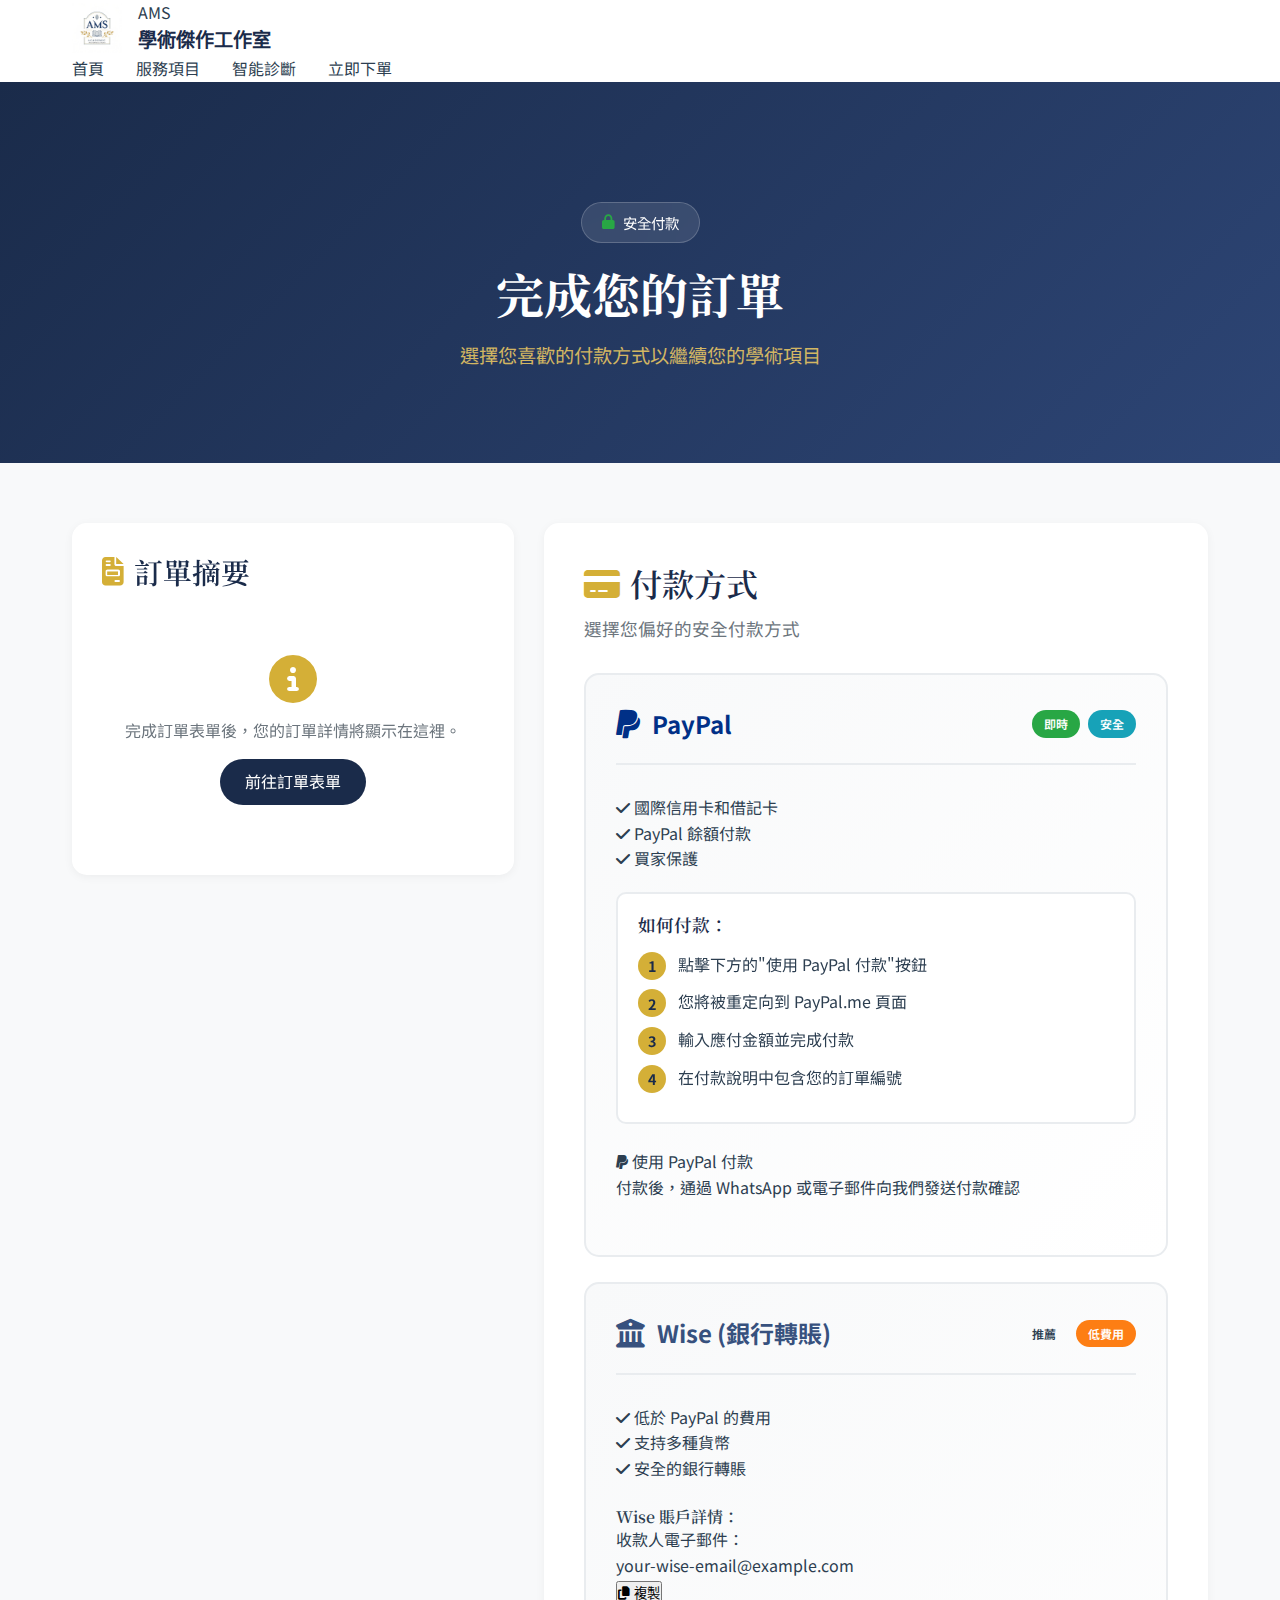
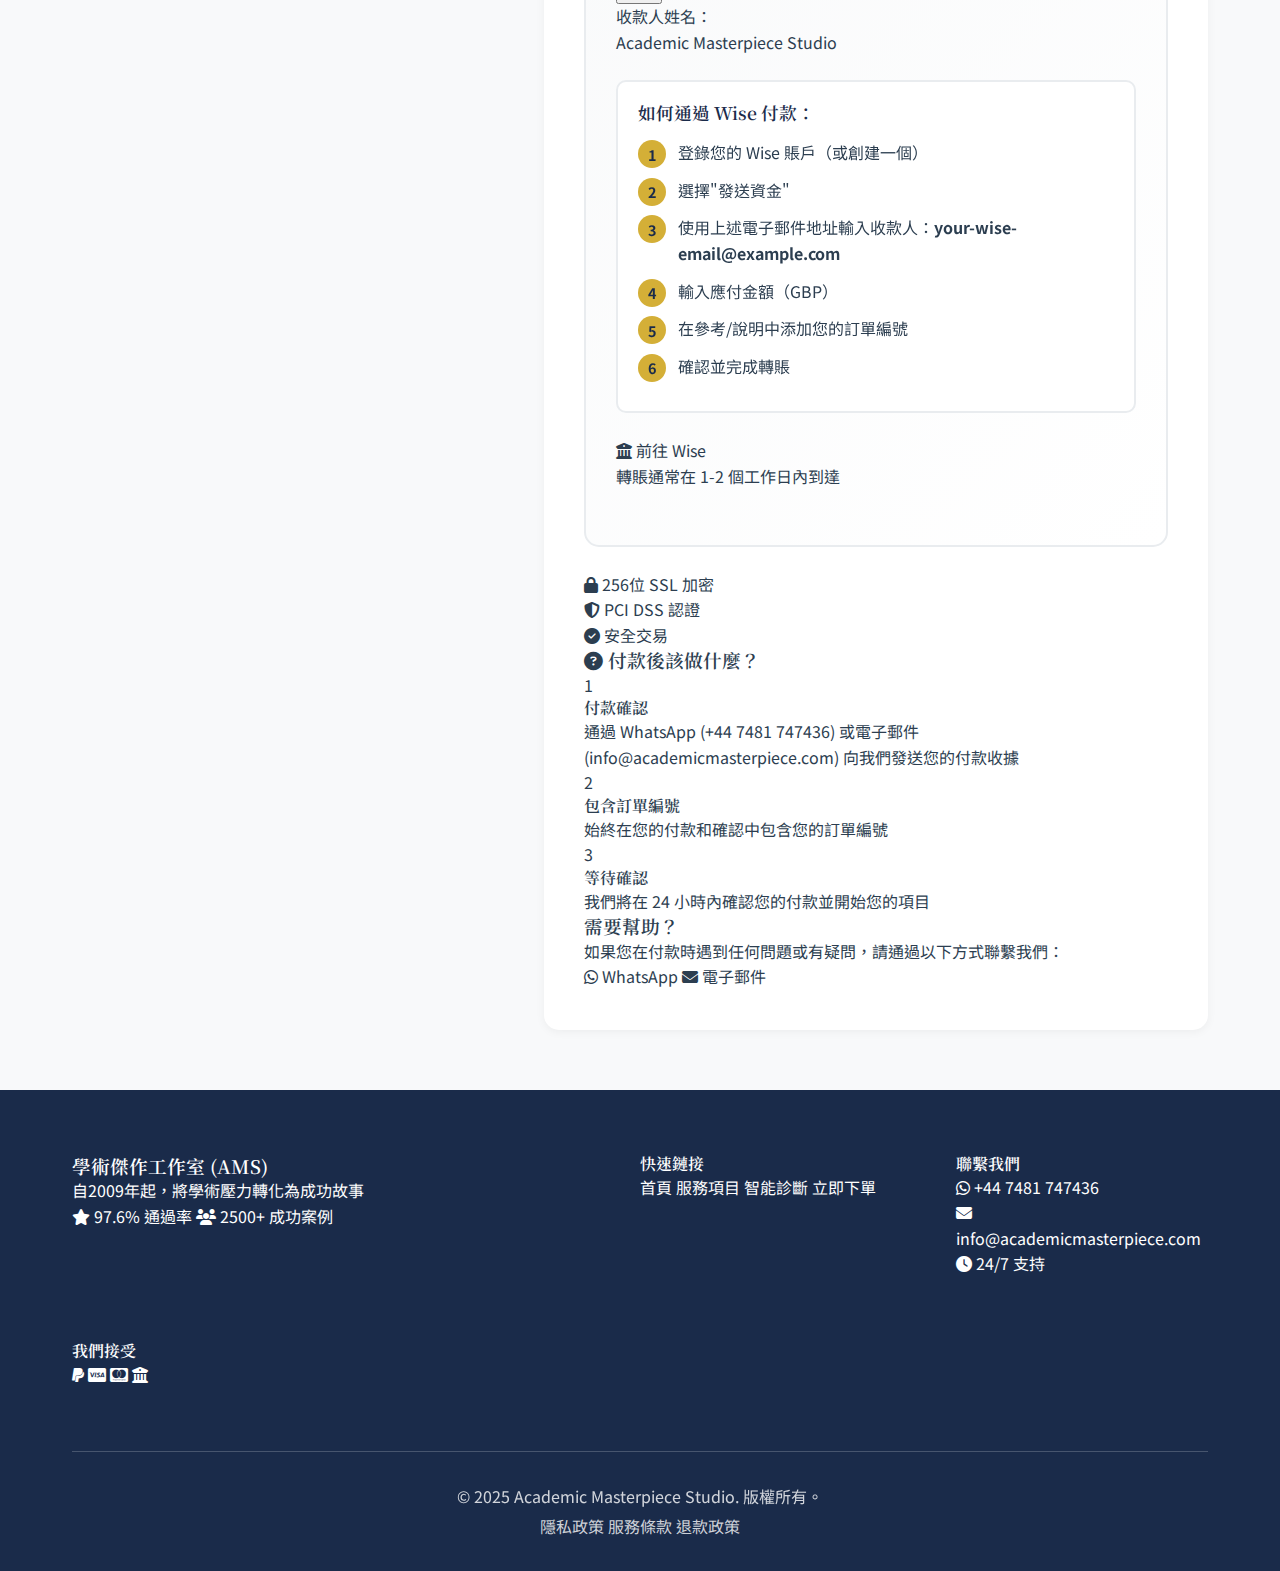
<file: payment-zh.html>
<!DOCTYPE html>
<html lang="zh-TW">
<head>
    <meta charset="UTF-8">
    <meta name="viewport" content="width=device-width, initial-scale=1.0">
    <title>付款 - AMS 學術傑作工作室</title>
    <link rel="stylesheet" href="css/style.css">
    <link rel="stylesheet" href="css/payment.css">
    <link rel="preconnect" href="https://fonts.googleapis.com">
    <link rel="preconnect" href="https://fonts.gstatic.com" crossorigin>
    <link href="https://fonts.googleapis.com/css2?family=Noto+Sans+TC:wght@300;400;500;600;700&family=Noto+Serif+TC:wght@400;500;600;700&display=swap" rel="stylesheet">
    <link rel="stylesheet" href="https://cdnjs.cloudflare.com/ajax/libs/font-awesome/6.4.0/css/all.min.css">
    <style>
        body {
            font-family: 'Noto Sans TC', -apple-system, BlinkMacSystemFont, 'Segoe UI', sans-serif;
        }
        h1, h2, h3, h4, h5, h6 {
            font-family: 'Noto Serif TC', Georgia, serif;
        }
    </style>
</head>
<body>
    <!-- 導航欄 -->
    <nav class="nav" id="navbar">
        <div class="container nav-container">
            <a href="index-zh.html" class="logo">
                <img src="images/ams-logo.png" alt="AMS Logo">
                <div class="logo-text">
                    <span class="logo-main">AMS</span>
                    <span class="logo-full">學術傑作工作室</span>
                </div>
            </a>
            
            <div class="nav-menu" id="navMenu">
                <a href="index-zh.html">首頁</a>
                <a href="index-zh.html#services">服務項目</a>
                <a href="diagnostic-zh.html">智能診斷</a>
                <a href="order-zh.html">立即下單</a>
            </div>
            
            <div class="mobile-menu-btn" id="mobileMenuBtn">
                <span></span>
                <span></span>
                <span></span>
            </div>
        </div>
    </nav>

    <!-- 主內容 -->
    <main class="payment-main">
        <!-- Hero Section -->
        <section class="payment-hero">
            <div class="container">
                <div class="hero-content">
                    <div class="hero-badge">
                        <i class="fas fa-lock"></i> 安全付款
                    </div>
                    <h1>完成您的訂單</h1>
                    <p class="hero-subtitle">選擇您喜歡的付款方式以繼續您的學術項目</p>
                </div>
            </div>
        </section>

        <!-- 付款區域 -->
        <section class="payment-section">
            <div class="container">
                <div class="payment-layout">
                    <!-- 訂單摘要 -->
                    <div class="order-summary-card">
                        <h2><i class="fas fa-file-invoice"></i> 訂單摘要</h2>
                        
                        <div class="summary-content" id="orderSummary">
                            <!-- 動態訂單摘要將在此處插入 -->
                            <div class="summary-placeholder">
                                <i class="fas fa-info-circle"></i>
                                <p>完成訂單表單後，您的訂單詳情將顯示在這裡。</p>
                                <a href="order-zh.html" class="btn-link">前往訂單表單</a>
                            </div>
                        </div>
                        
                        <!-- 價格明細 -->
                        <div class="price-breakdown" id="priceBreakdown" style="display: none;">
                            <div class="breakdown-row">
                                <span>基礎價格：</span>
                                <span id="basePrice">£0</span>
                            </div>
                            <div class="breakdown-row">
                                <span>領域係數：</span>
                                <span id="fieldMultiplier">1.0x</span>
                            </div>
                            <div class="breakdown-row">
                                <span>加急費用：</span>
                                <span id="urgentFee">£0</span>
                            </div>
                            <div class="breakdown-row discount" id="discountRow" style="display: none;">
                                <span>首單折扣 (30%)：</span>
                                <span id="discountAmount">-£0</span>
                            </div>
                            <div class="breakdown-row total">
                                <span>總金額：</span>
                                <span id="totalAmount">£0</span>
                            </div>
                        </div>

                        <!-- 付款計劃 -->
                        <div class="payment-plans" id="paymentPlans" style="display: none;">
                            <h3>選擇付款計劃</h3>
                            <div class="plan-options">
                                <label class="plan-option">
                                    <input type="radio" name="payment-plan" value="full" checked>
                                    <div class="plan-card">
                                        <div class="plan-icon"><i class="fas fa-check-circle"></i></div>
                                        <h4>支付全額</h4>
                                        <p class="plan-amount" id="fullAmount">£0</p>
                                        <p class="plan-desc">立即完成付款</p>
                                        <span class="plan-badge">最划算</span>
                                    </div>
                                </label>
                                
                                <label class="plan-option">
                                    <input type="radio" name="payment-plan" value="deposit">
                                    <div class="plan-card">
                                        <div class="plan-icon"><i class="fas fa-hand-holding-usd"></i></div>
                                        <h4>支付訂金</h4>
                                        <p class="plan-amount" id="depositAmount">£0</p>
                                        <p class="plan-desc" id="depositDesc">現在50%，交付前50%</p>
                                        <span class="plan-badge recommended">推薦</span>
                                    </div>
                                </label>
                            </div>
                        </div>

                        <!-- 訂單編號 -->
                        <div class="order-reference" id="orderReference" style="display: none;">
                            <p><strong>訂單編號：</strong> <span id="referenceNumber"></span></p>
                            <small>請在付款時包含此編號</small>
                        </div>
                    </div>

                    <!-- 付款方式 -->
                    <div class="payment-methods-card">
                        <h2><i class="fas fa-credit-card"></i> 付款方式</h2>
                        <p class="methods-intro">選擇您偏好的安全付款方式</p>

                        <!-- PayPal 付款 -->
                        <div class="payment-method">
                            <div class="method-header">
                                <div class="method-logo paypal">
                                    <i class="fab fa-paypal"></i>
                                    <span>PayPal</span>
                                </div>
                                <div class="method-badges">
                                    <span class="badge instant">即時</span>
                                    <span class="badge secure">安全</span>
                                </div>
                            </div>
                            
                            <div class="method-content">
                                <div class="method-features">
                                    <div class="feature-item">
                                        <i class="fas fa-check"></i>
                                        <span>國際信用卡和借記卡</span>
                                    </div>
                                    <div class="feature-item">
                                        <i class="fas fa-check"></i>
                                        <span>PayPal 餘額付款</span>
                                    </div>
                                    <div class="feature-item">
                                        <i class="fas fa-check"></i>
                                        <span>買家保護</span>
                                    </div>
                                </div>
                                
                                <div class="payment-instructions">
                                    <h4>如何付款：</h4>
                                    <ol>
                                        <li>點擊下方的"使用 PayPal 付款"按鈕</li>
                                        <li>您將被重定向到 PayPal.me 頁面</li>
                                        <li>輸入應付金額並完成付款</li>
                                        <li>在付款說明中包含您的訂單編號</li>
                                    </ol>
                                </div>

                                <div class="payment-button-container">
                                    <a href="https://paypal.me/YOURUSERNAME" target="_blank" class="payment-button paypal-button" id="paypalButton">
                                        <i class="fab fa-paypal"></i>
                                        <span>使用 PayPal 付款</span>
                                    </a>
                                    <p class="payment-note">付款後，通過 WhatsApp 或電子郵件向我們發送付款確認</p>
                                </div>
                            </div>
                        </div>

                        <!-- Wise 轉賬 -->
                        <div class="payment-method">
                            <div class="method-header">
                                <div class="method-logo wise">
                                    <i class="fas fa-university"></i>
                                    <span>Wise (銀行轉賬)</span>
                                </div>
                                <div class="method-badges">
                                    <span class="badge recommended">推薦</span>
                                    <span class="badge low-fee">低費用</span>
                                </div>
                            </div>
                            
                            <div class="method-content">
                                <div class="method-features">
                                    <div class="feature-item">
                                        <i class="fas fa-check"></i>
                                        <span>低於 PayPal 的費用</span>
                                    </div>
                                    <div class="feature-item">
                                        <i class="fas fa-check"></i>
                                        <span>支持多種貨幣</span>
                                    </div>
                                    <div class="feature-item">
                                        <i class="fas fa-check"></i>
                                        <span>安全的銀行轉賬</span>
                                    </div>
                                </div>

                                <div class="wise-details">
                                    <h4>Wise 賬戶詳情：</h4>
                                    <div class="detail-row">
                                        <span class="detail-label">收款人電子郵件：</span>
                                        <div class="detail-value-group">
                                            <span class="detail-value" id="wiseEmail">your-wise-email@example.com</span>
                                            <button class="copy-button" onclick="copyToClipboard('wiseEmail')">
                                                <i class="fas fa-copy"></i> 複製
                                            </button>
                                        </div>
                                    </div>
                                    <div class="detail-row">
                                        <span class="detail-label">收款人姓名：</span>
                                        <span class="detail-value">Academic Masterpiece Studio</span>
                                    </div>
                                </div>

                                <div class="payment-instructions">
                                    <h4>如何通過 Wise 付款：</h4>
                                    <ol>
                                        <li>登錄您的 Wise 賬戶（或創建一個）</li>
                                        <li>選擇"發送資金"</li>
                                        <li>使用上述電子郵件地址輸入收款人：<strong>your-wise-email@example.com</strong></li>
                                        <li>輸入應付金額（GBP）</li>
                                        <li>在參考/說明中添加您的訂單編號</li>
                                        <li>確認並完成轉賬</li>
                                    </ol>
                                </div>

                                <div class="payment-button-container">
                                    <a href="https://wise.com/send" target="_blank" class="payment-button wise-button">
                                        <i class="fas fa-university"></i>
                                        <span>前往 Wise</span>
                                    </a>
                                    <p class="payment-note">轉賬通常在 1-2 個工作日內到達</p>
                                </div>
                            </div>
                        </div>

                        <!-- 安全徽章 -->
                        <div class="security-badges">
                            <div class="security-badge">
                                <i class="fas fa-lock"></i>
                                <span>256位 SSL 加密</span>
                            </div>
                            <div class="security-badge">
                                <i class="fas fa-shield-alt"></i>
                                <span>PCI DSS 認證</span>
                            </div>
                            <div class="security-badge">
                                <i class="fas fa-check-circle"></i>
                                <span>安全交易</span>
                            </div>
                        </div>

                        <!-- 付款後 -->
                        <div class="after-payment">
                            <h3><i class="fas fa-question-circle"></i> 付款後該做什麼？</h3>
                            <div class="after-payment-steps">
                                <div class="step-item">
                                    <div class="step-number">1</div>
                                    <div class="step-content">
                                        <h4>付款確認</h4>
                                        <p>通過 WhatsApp (+44 7481 747436) 或電子郵件 (info@academicmasterpiece.com) 向我們發送您的付款收據</p>
                                    </div>
                                </div>
                                <div class="step-item">
                                    <div class="step-number">2</div>
                                    <div class="step-content">
                                        <h4>包含訂單編號</h4>
                                        <p>始終在您的付款和確認中包含您的訂單編號</p>
                                    </div>
                                </div>
                                <div class="step-item">
                                    <div class="step-number">3</div>
                                    <div class="step-content">
                                        <h4>等待確認</h4>
                                        <p>我們將在 24 小時內確認您的付款並開始您的項目</p>
                                    </div>
                                </div>
                            </div>
                        </div>

                        <!-- 聯繫支持 -->
                        <div class="contact-support">
                            <h3>需要幫助？</h3>
                            <p>如果您在付款時遇到任何問題或有疑問，請通過以下方式聯繫我們：</p>
                            <div class="support-options">
                                <a href="https://wa.me/447481747436" class="support-button whatsapp" target="_blank">
                                    <i class="fab fa-whatsapp"></i>
                                    <span>WhatsApp</span>
                                </a>
                                <a href="mailto:info@academicmasterpiece.com" class="support-button email">
                                    <i class="fas fa-envelope"></i>
                                    <span>電子郵件</span>
                                </a>
                            </div>
                        </div>
                    </div>
                </div>
            </div>
        </section>
    </main>

    <!-- Footer -->
    <footer class="footer">
        <div class="container">
            <div class="footer-content">
                <div class="footer-section">
                    <h3>學術傑作工作室 (AMS)</h3>
                    <p>自2009年起，將學術壓力轉化為成功故事</p>
                    <p class="footer-stats">
                        <span><i class="fas fa-star"></i> 97.6% 通過率</span>
                        <span><i class="fas fa-users"></i> 2500+ 成功案例</span>
                    </p>
                </div>
                <div class="footer-section">
                    <h4>快速鏈接</h4>
                    <a href="index-zh.html">首頁</a>
                    <a href="index-zh.html#services">服務項目</a>
                    <a href="diagnostic-zh.html">智能診斷</a>
                    <a href="order-zh.html">立即下單</a>
                </div>
                <div class="footer-section">
                    <h4>聯繫我們</h4>
                    <p><i class="fab fa-whatsapp"></i> +44 7481 747436</p>
                    <p><i class="fas fa-envelope"></i> info@academicmasterpiece.com</p>
                    <p><i class="fas fa-clock"></i> 24/7 支持</p>
                </div>
                <div class="footer-section">
                    <h4>我們接受</h4>
                    <div class="payment-icons">
                        <i class="fab fa-paypal"></i>
                        <i class="fab fa-cc-visa"></i>
                        <i class="fab fa-cc-mastercard"></i>
                        <i class="fas fa-university"></i>
                    </div>
                </div>
            </div>
            <div class="footer-bottom">
                <p>&copy; 2025 Academic Masterpiece Studio. 版權所有。</p>
                <div class="footer-links">
                    <a href="#">隱私政策</a>
                    <a href="#">服務條款</a>
                    <a href="#">退款政策</a>
                </div>
            </div>
        </div>
    </footer>

    <!-- Scripts -->
    <script src="js/config.js"></script>
    <script src="js/payment.js"></script>
    
    <script>
        // Copy to clipboard function
        function copyToClipboard(elementId) {
            const element = document.getElementById(elementId);
            const text = element.textContent;
            
            navigator.clipboard.writeText(text).then(() => {
                // Show copied feedback
                const button = event.target.closest('.copy-button');
                const originalHTML = button.innerHTML;
                button.innerHTML = '<i class="fas fa-check"></i> 已複製';
                button.style.background = '#10b981';
                
                setTimeout(() => {
                    button.innerHTML = originalHTML;
                    button.style.background = '';
                }, 2000);
            });
        }
    </script>

</body>
</html>
</file>
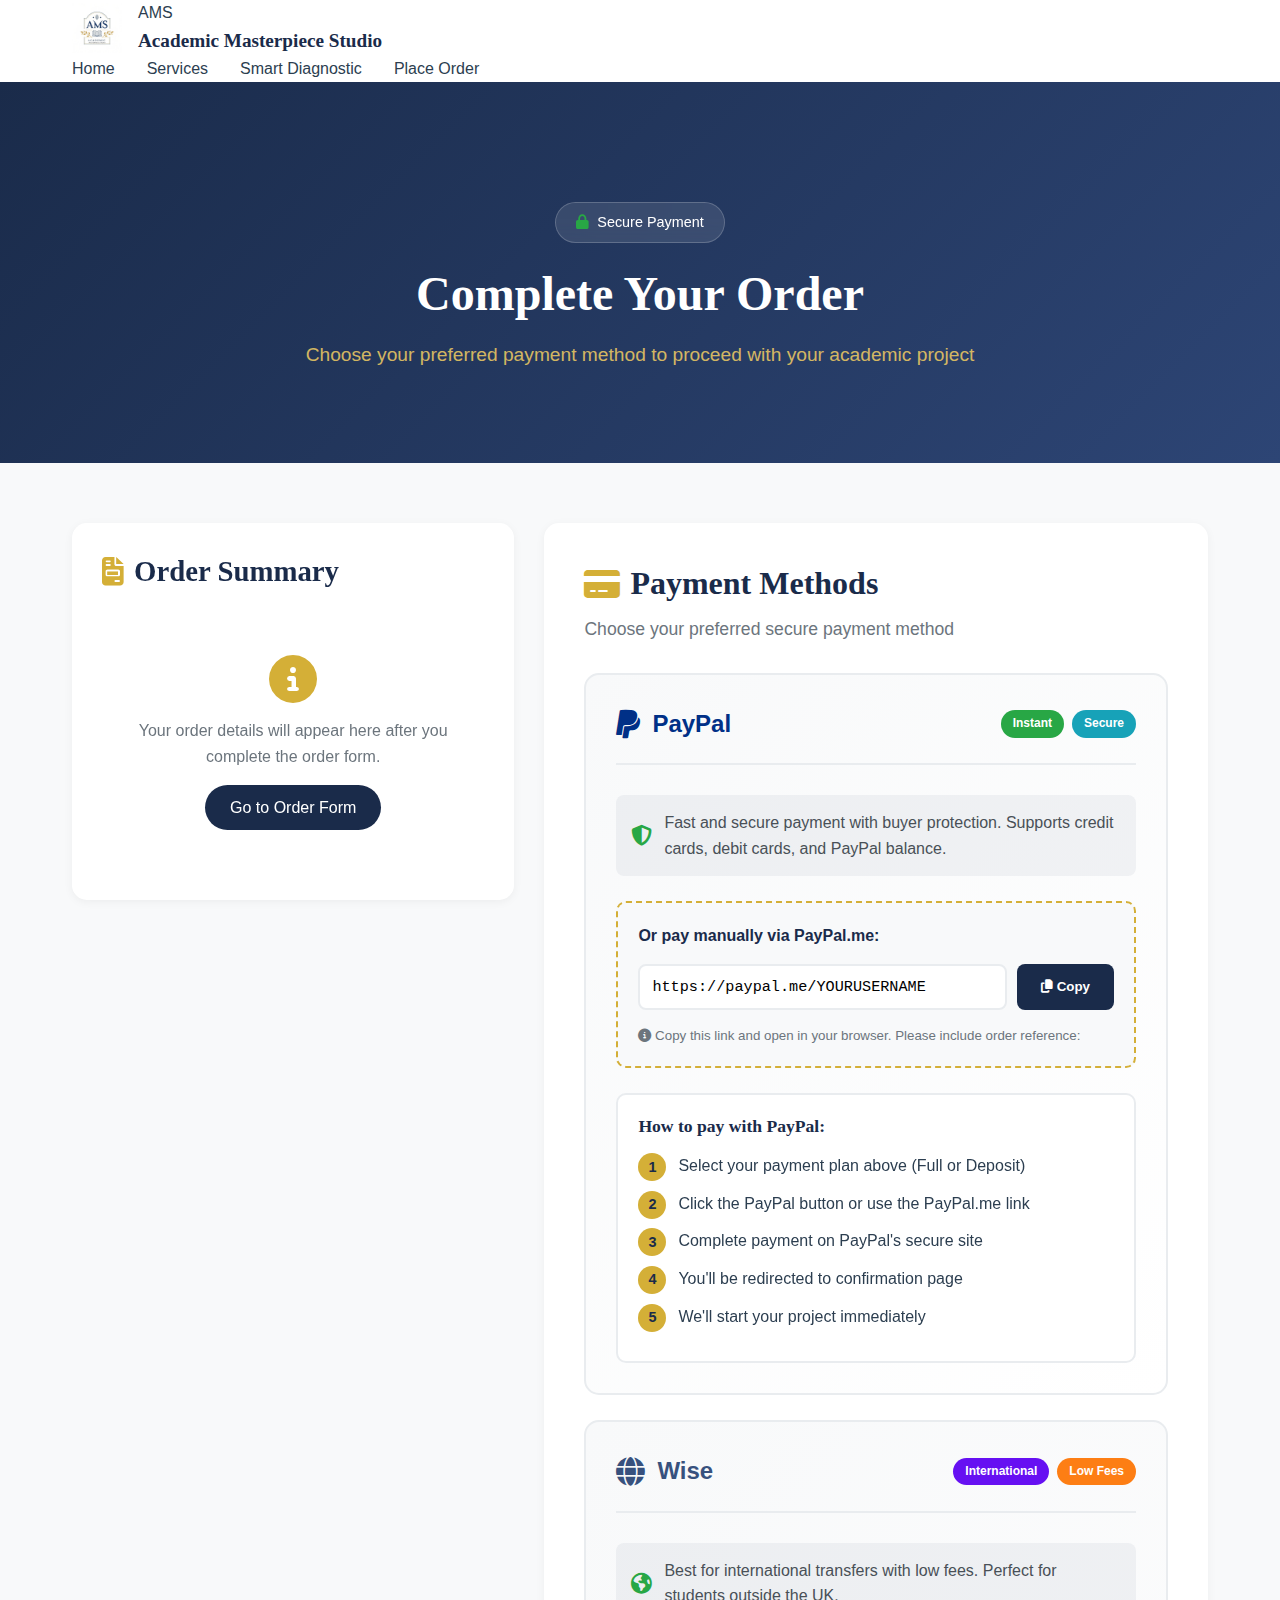
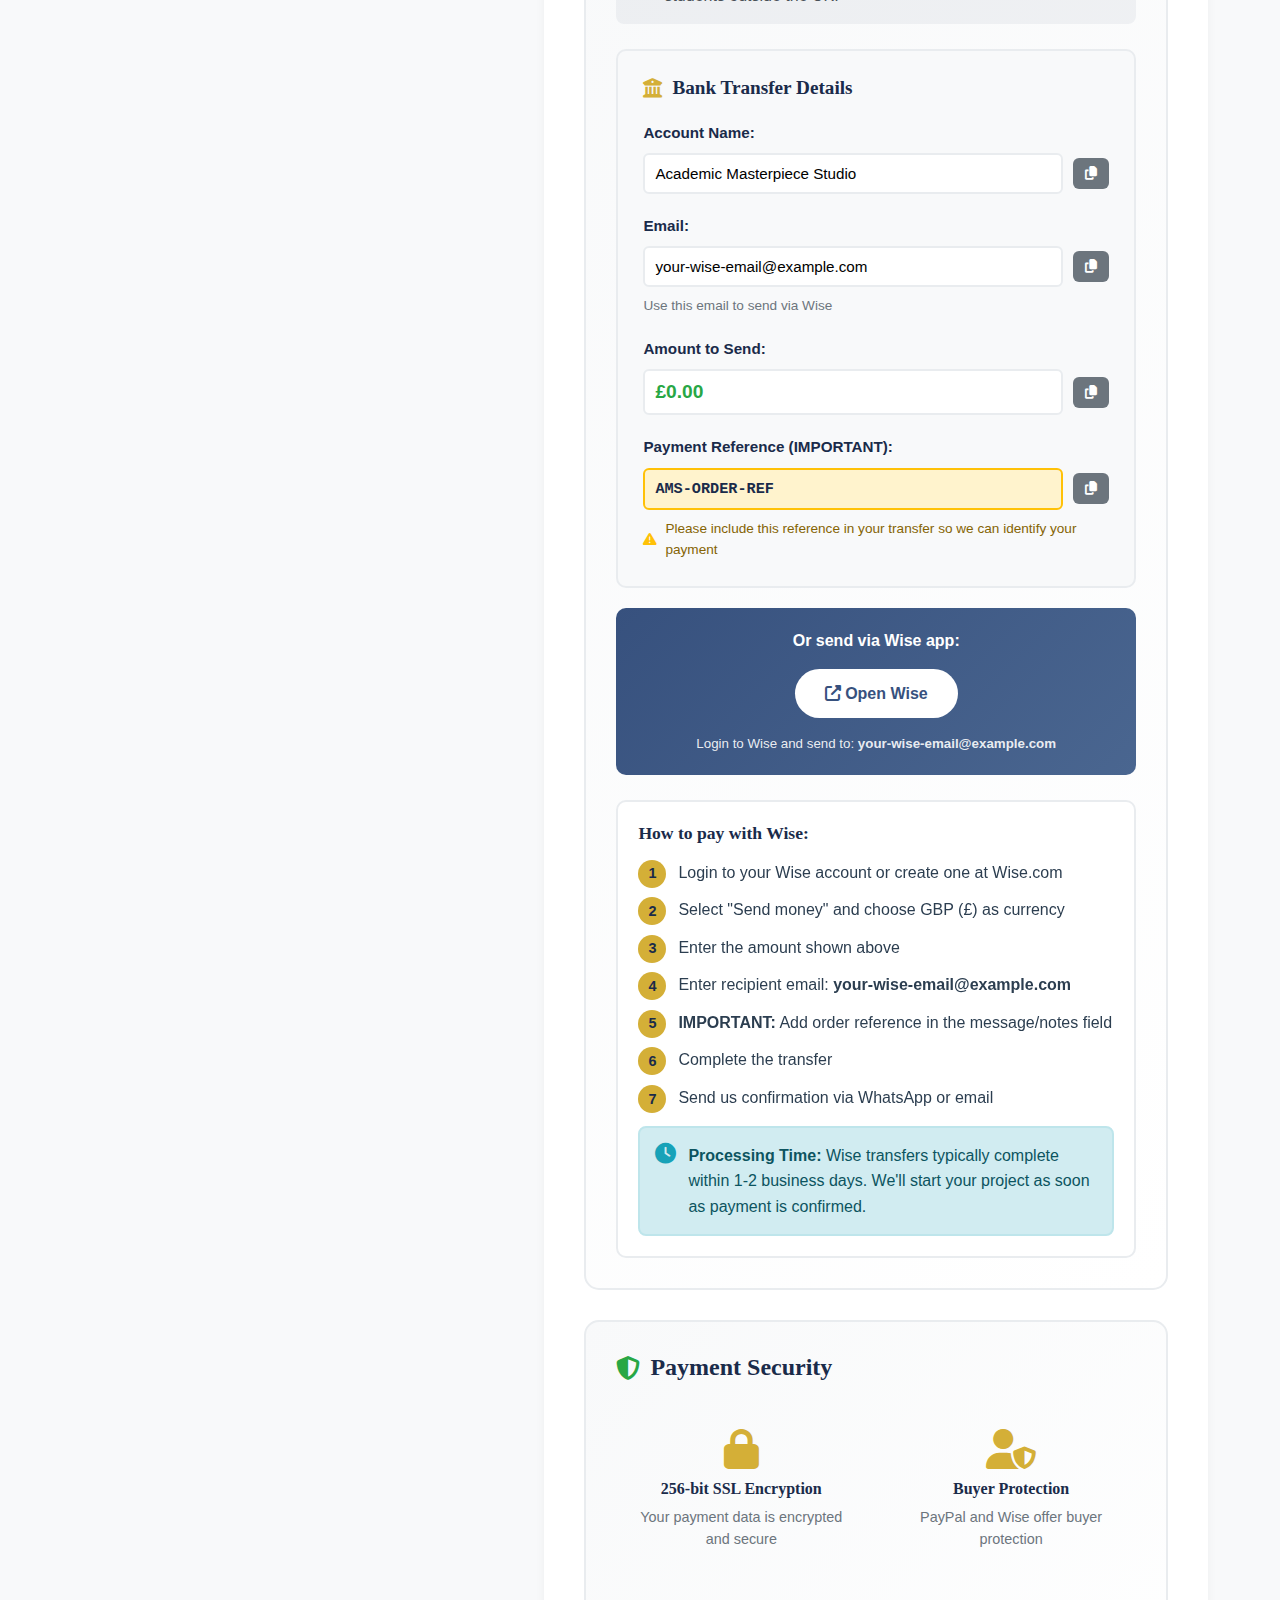
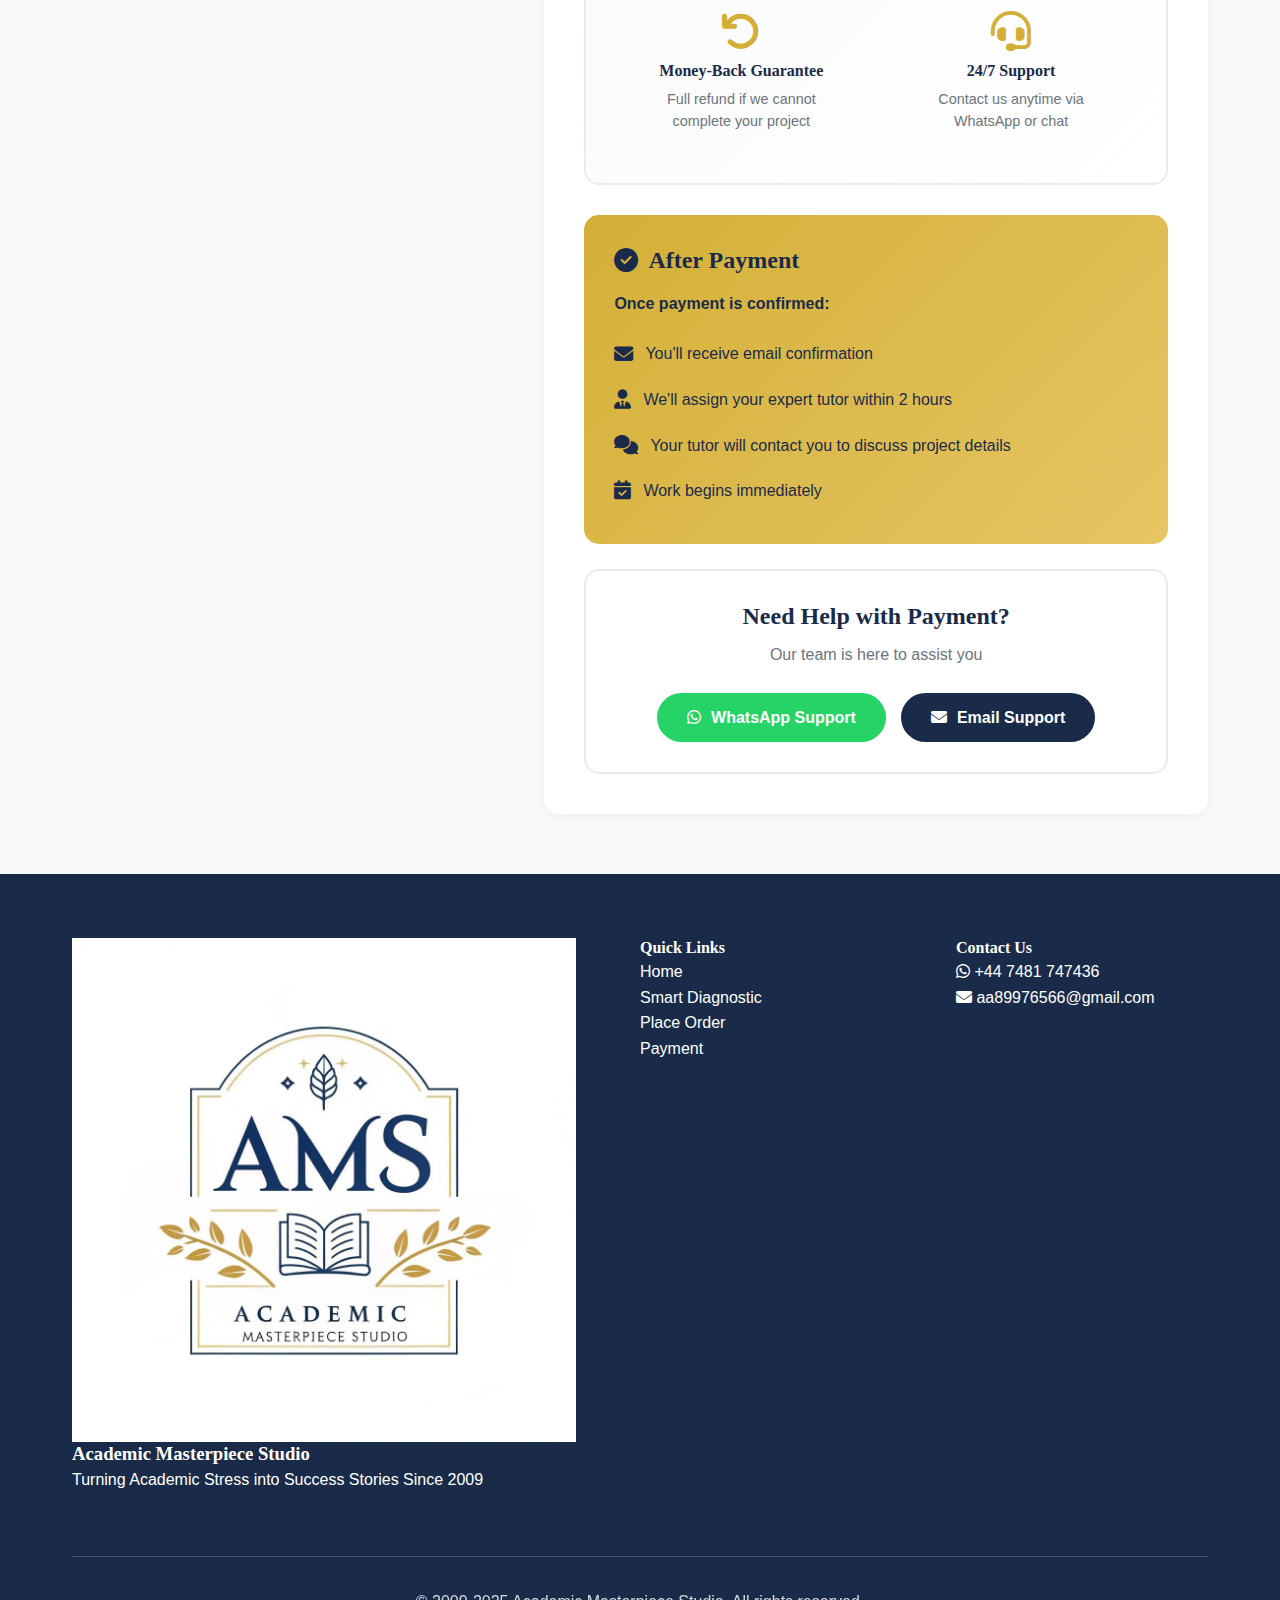
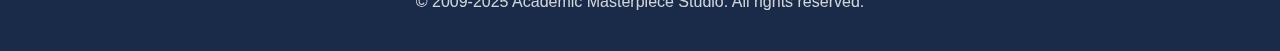
<file: payment.html>
<!DOCTYPE html>
<html lang="en">
<head>
    <meta charset="UTF-8">
    <meta name="viewport" content="width=device-width, initial-scale=1.0">
    <title>Payment - AMS Academic Services</title>
    <link rel="stylesheet" href="css/style.css">
    <link rel="stylesheet" href="css/payment.css">
    <link rel="preconnect" href="https://fonts.googleapis.com">
    <link rel="preconnect" href="https://fonts.gstatic.com" crossorigin>
    <link href="https://fonts.googleapis.com/css2?family=Noto+Serif:wght@400;700&family=Noto+Sans:wght@300;400;500;600;700&display=swap" rel="stylesheet">
    <link rel="stylesheet" href="https://cdnjs.cloudflare.com/ajax/libs/font-awesome/6.4.0/css/all.min.css">
</head>
<body>
    <!-- Navigation -->
    <nav class="nav" id="navbar">
        <div class="container nav-container">
            <a href="index.html" class="logo">
                <img src="images/ams-logo.png" alt="AMS Logo">
                <div class="logo-text">
                    <span class="logo-main">AMS</span>
                    <span class="logo-full">Academic Masterpiece Studio</span>
                </div>
            </a>
            
            <div class="nav-menu" id="navMenu">
                <a href="index.html">Home</a>
                <a href="index.html#services">Services</a>
                <a href="diagnostic.html">Smart Diagnostic</a>
                <a href="order.html">Place Order</a>
            </div>
            
            <div class="mobile-menu-btn" id="mobileMenuBtn">
                <span></span>
                <span></span>
                <span></span>
            </div>
        </div>
    </nav>

    <!-- Main Content -->
    <main class="payment-main">
        <!-- Hero Section -->
        <section class="payment-hero">
            <div class="container">
                <div class="hero-content">
                    <div class="hero-badge">
                        <i class="fas fa-lock"></i> Secure Payment
                    </div>
                    <h1>Complete Your Order</h1>
                    <p class="hero-subtitle">Choose your preferred payment method to proceed with your academic project</p>
                </div>
            </div>
        </section>

        <!-- Payment Section -->
        <section class="payment-section">
            <div class="container">
                <div class="payment-layout">
                    <!-- Order Summary -->
                    <div class="order-summary-card">
                        <h2><i class="fas fa-file-invoice"></i> Order Summary</h2>
                        
                        <div class="summary-content" id="orderSummary">
                            <!-- Dynamic order summary will be inserted here -->
                            <div class="summary-placeholder">
                                <i class="fas fa-info-circle"></i>
                                <p>Your order details will appear here after you complete the order form.</p>
                                <a href="order.html" class="btn-link">Go to Order Form</a>
                            </div>
                        </div>
                        
                        <!-- Price Breakdown -->
                        <div class="price-breakdown" id="priceBreakdown" style="display: none;">
                            <div class="breakdown-row">
                                <span>Base Price:</span>
                                <span id="basePrice">£0</span>
                            </div>
                            <div class="breakdown-row">
                                <span>Field Multiplier:</span>
                                <span id="fieldMultiplier">1.0x</span>
                            </div>
                            <div class="breakdown-row">
                                <span>Urgent Fee:</span>
                                <span id="urgentFee">£0</span>
                            </div>
                            <div class="breakdown-row discount" id="discountRow" style="display: none;">
                                <span>First Order Discount (30%):</span>
                                <span id="discountAmount">-£0</span>
                            </div>
                            <div class="breakdown-row total">
                                <span>Total Amount:</span>
                                <span id="totalAmount">£0</span>
                            </div>
                        </div>

                        <!-- Payment Plans -->
                        <div class="payment-plans" id="paymentPlans" style="display: none;">
                            <h3>Select Payment Plan</h3>
                            <div class="plan-options">
                                <label class="plan-option">
                                    <input type="radio" name="payment-plan" value="full" checked>
                                    <div class="plan-card">
                                        <div class="plan-icon"><i class="fas fa-check-circle"></i></div>
                                        <h4>Pay Full Amount</h4>
                                        <p class="plan-amount" id="fullAmount">£0</p>
                                        <p class="plan-desc">Complete payment now</p>
                                        <span class="plan-badge">Best Value</span>
                                    </div>
                                </label>
                                
                                <label class="plan-option">
                                    <input type="radio" name="payment-plan" value="deposit">
                                    <div class="plan-card">
                                        <div class="plan-icon"><i class="fas fa-hand-holding-usd"></i></div>
                                        <h4>Pay Deposit</h4>
                                        <p class="plan-amount" id="depositAmount">£0</p>
                                        <p class="plan-desc" id="depositDesc">50% now, 50% before delivery</p>
                                        <span class="plan-badge recommended">Recommended</span>
                                    </div>
                                </label>
                            </div>
                        </div>

                        <!-- Order Reference -->
                        <div class="order-reference" id="orderReference" style="display: none;">
                            <p><strong>Order Reference:</strong> <span id="referenceNumber"></span></p>
                            <small>Please include this reference in your payment</small>
                        </div>
                    </div>

                    <!-- Payment Methods -->
                    <div class="payment-methods-card">
                        <h2><i class="fas fa-credit-card"></i> Payment Methods</h2>
                        <p class="methods-intro">Choose your preferred secure payment method</p>

                        <!-- PayPal Payment -->
                        <div class="payment-method">
                            <div class="method-header">
                                <div class="method-logo paypal">
                                    <i class="fab fa-paypal"></i>
                                    <span>PayPal</span>
                                </div>
                                <div class="method-badges">
                                    <span class="badge instant">Instant</span>
                                    <span class="badge secure">Secure</span>
                                </div>
                            </div>
                            
                            <div class="method-content">
                                <p class="method-description">
                                    <i class="fas fa-shield-alt"></i> 
                                    Fast and secure payment with buyer protection. Supports credit cards, debit cards, and PayPal balance.
                                </p>
                                
                                <!-- PayPal Button Container -->
                                <div class="payment-button-container">
                                    <div id="paypal-button-container">
                                        <!-- PayPal button will be rendered here -->
                                    </div>
                                    
                                    <!-- Manual PayPal Link (fallback) -->
                                    <div class="manual-payment-option">
                                        <p><strong>Or pay manually via PayPal.me:</strong></p>
                                        <div class="payment-link-box">
                                            <input type="text" id="paypalLink" readonly value="https://paypal.me/YOURUSERNAME" class="payment-link-input">
                                            <button onclick="copyPayPalLink()" class="btn-copy">
                                                <i class="fas fa-copy"></i> Copy
                                            </button>
                                        </div>
                                        <small>
                                            <i class="fas fa-info-circle"></i>
                                            Copy this link and open in your browser. Please include order reference: <span id="paypalReference"></span>
                                        </small>
                                    </div>
                                </div>

                                <!-- PayPal Instructions -->
                                <div class="payment-instructions">
                                    <h4>How to pay with PayPal:</h4>
                                    <ol>
                                        <li>Select your payment plan above (Full or Deposit)</li>
                                        <li>Click the PayPal button or use the PayPal.me link</li>
                                        <li>Complete payment on PayPal's secure site</li>
                                        <li>You'll be redirected to confirmation page</li>
                                        <li>We'll start your project immediately</li>
                                    </ol>
                                </div>
                            </div>
                        </div>

                        <!-- Wise Payment -->
                        <div class="payment-method">
                            <div class="method-header">
                                <div class="method-logo wise">
                                    <i class="fas fa-globe"></i>
                                    <span>Wise</span>
                                </div>
                                <div class="method-badges">
                                    <span class="badge international">International</span>
                                    <span class="badge low-fee">Low Fees</span>
                                </div>
                            </div>
                            
                            <div class="method-content">
                                <p class="method-description">
                                    <i class="fas fa-globe-americas"></i>
                                    Best for international transfers with low fees. Perfect for students outside the UK.
                                </p>

                                <!-- Wise Payment Details -->
                                <div class="wise-details">
                                    <div class="detail-box">
                                        <h4><i class="fas fa-university"></i> Bank Transfer Details</h4>
                                        <div class="detail-grid">
                                            <div class="detail-item">
                                                <label>Account Name:</label>
                                                <div class="detail-value">
                                                    <input type="text" readonly value="Academic Masterpiece Studio" id="wiseName">
                                                    <button onclick="copyToClipboard('wiseName')" class="btn-copy-small">
                                                        <i class="fas fa-copy"></i>
                                                    </button>
                                                </div>
                                            </div>
                                            
                                            <div class="detail-item">
                                                <label>Email:</label>
                                                <div class="detail-value">
                                                    <input type="text" readonly value="your-wise-email@example.com" id="wiseEmail">
                                                    <button onclick="copyToClipboard('wiseEmail')" class="btn-copy-small">
                                                        <i class="fas fa-copy"></i>
                                                    </button>
                                                </div>
                                                <small>Use this email to send via Wise</small>
                                            </div>
                                            
                                            <div class="detail-item">
                                                <label>Amount to Send:</label>
                                                <div class="detail-value amount-display">
                                                    <input type="text" readonly value="£0.00" id="wiseAmount">
                                                    <button onclick="copyToClipboard('wiseAmount')" class="btn-copy-small">
                                                        <i class="fas fa-copy"></i>
                                                    </button>
                                                </div>
                                            </div>
                                            
                                            <div class="detail-item full-width">
                                                <label>Payment Reference (IMPORTANT):</label>
                                                <div class="detail-value reference-highlight">
                                                    <input type="text" readonly value="AMS-ORDER-REF" id="wiseReference">
                                                    <button onclick="copyToClipboard('wiseReference')" class="btn-copy-small">
                                                        <i class="fas fa-copy"></i>
                                                    </button>
                                                </div>
                                                <small class="warning-text">
                                                    <i class="fas fa-exclamation-triangle"></i>
                                                    Please include this reference in your transfer so we can identify your payment
                                                </small>
                                            </div>
                                        </div>
                                    </div>

                                    <!-- Alternative: Wise Account Link -->
                                    <div class="wise-link-box">
                                        <p><strong>Or send via Wise app:</strong></p>
                                        <a href="https://wise.com/send" target="_blank" class="btn-wise">
                                            <i class="fas fa-external-link-alt"></i>
                                            Open Wise
                                        </a>
                                        <small>Login to Wise and send to: <strong>your-wise-email@example.com</strong></small>
                                    </div>
                                </div>

                                <!-- Wise Instructions -->
                                <div class="payment-instructions">
                                    <h4>How to pay with Wise:</h4>
                                    <ol>
                                        <li>Login to your Wise account or create one at <a href="https://wise.com" target="_blank">Wise.com</a></li>
                                        <li>Select "Send money" and choose GBP (£) as currency</li>
                                        <li>Enter the amount shown above</li>
                                        <li>Enter recipient email: <strong>your-wise-email@example.com</strong></li>
                                        <li><strong>IMPORTANT:</strong> Add order reference in the message/notes field</li>
                                        <li>Complete the transfer</li>
                                        <li>Send us confirmation via WhatsApp or email</li>
                                    </ol>
                                    
                                    <div class="notification-box info">
                                        <i class="fas fa-clock"></i>
                                        <p><strong>Processing Time:</strong> Wise transfers typically complete within 1-2 business days. We'll start your project as soon as payment is confirmed.</p>
                                    </div>
                                </div>
                            </div>
                        </div>

                        <!-- Security & Support -->
                        <div class="security-info">
                            <h3><i class="fas fa-shield-alt"></i> Payment Security</h3>
                            <div class="security-grid">
                                <div class="security-item">
                                    <i class="fas fa-lock"></i>
                                    <h4>256-bit SSL Encryption</h4>
                                    <p>Your payment data is encrypted and secure</p>
                                </div>
                                <div class="security-item">
                                    <i class="fas fa-user-shield"></i>
                                    <h4>Buyer Protection</h4>
                                    <p>PayPal and Wise offer buyer protection</p>
                                </div>
                                <div class="security-item">
                                    <i class="fas fa-undo"></i>
                                    <h4>Money-Back Guarantee</h4>
                                    <p>Full refund if we cannot complete your project</p>
                                </div>
                                <div class="security-item">
                                    <i class="fas fa-headset"></i>
                                    <h4>24/7 Support</h4>
                                    <p>Contact us anytime via WhatsApp or chat</p>
                                </div>
                            </div>
                        </div>

                        <!-- Payment Confirmation -->
                        <div class="confirmation-box">
                            <h3><i class="fas fa-check-circle"></i> After Payment</h3>
                            <p>Once payment is confirmed:</p>
                            <ul>
                                <li><i class="fas fa-envelope"></i> You'll receive email confirmation</li>
                                <li><i class="fas fa-user-tie"></i> We'll assign your expert tutor within 2 hours</li>
                                <li><i class="fas fa-comments"></i> Your tutor will contact you to discuss project details</li>
                                <li><i class="fas fa-calendar-check"></i> Work begins immediately</li>
                            </ul>
                        </div>

                        <!-- Contact Support -->
                        <div class="support-box">
                            <h3>Need Help with Payment?</h3>
                            <p>Our team is here to assist you</p>
                            <div class="support-buttons">
                                <a href="https://wa.me/447481747436?text=Hi,%20I%20need%20help%20with%20payment%20for%20order%20reference:%20" 
                                   class="btn-support whatsapp" target="_blank">
                                    <i class="fab fa-whatsapp"></i> WhatsApp Support
                                </a>
                                <a href="mailto:aa89976566@gmail.com?subject=Payment%20Inquiry" class="btn-support email">
                                    <i class="fas fa-envelope"></i> Email Support
                                </a>
                            </div>
                        </div>
                    </div>
                </div>
            </div>
        </section>
    </main>

    <!-- Footer -->
    <footer class="footer">
        <div class="container">
            <div class="footer-content">
                <div class="footer-col">
                    <div class="footer-logo">
                        <img src="images/ams-logo.png" alt="AMS Logo">
                        <h3>Academic Masterpiece Studio</h3>
                    </div>
                    <p>Turning Academic Stress into Success Stories Since 2009</p>
                </div>
                
                <div class="footer-col">
                    <h4>Quick Links</h4>
                    <ul>
                        <li><a href="index.html">Home</a></li>
                        <li><a href="diagnostic.html">Smart Diagnostic</a></li>
                        <li><a href="order.html">Place Order</a></li>
                        <li><a href="payment.html">Payment</a></li>
                    </ul>
                </div>
                
                <div class="footer-col">
                    <h4>Contact Us</h4>
                    <ul>
                        <li><i class="fab fa-whatsapp"></i> +44 7481 747436</li>
                        <li><i class="fas fa-envelope"></i> aa89976566@gmail.com</li>
                    </ul>
                </div>
            </div>
            
            <div class="footer-bottom">
                <p>&copy; 2009-2025 Academic Masterpiece Studio. All rights reserved.</p>
            </div>
        </div>
    </footer>

    <!-- Scripts -->
    <script src="js/config.js"></script>
    <script src="js/payment.js"></script>
    
    <!--Start of Tawk.to Script-->
    <script type="text/javascript">
        var Tawk_API=Tawk_API||{}, Tawk_LoadStart=new Date();
        (function(){
            var s1=document.createElement("script"),s0=document.getElementsByTagName("script")[0];
            s1.async=true;
            s1.src='https://embed.tawk.to/69342c34f66a4c198b42833e/1jbpspbrq';
            s1.charset='UTF-8';
            s1.setAttribute('crossorigin','*');
            s0.parentNode.insertBefore(s1,s0);
        })();
    </script>
    <!--End of Tawk.to Script-->
</body>
</html>
</file>
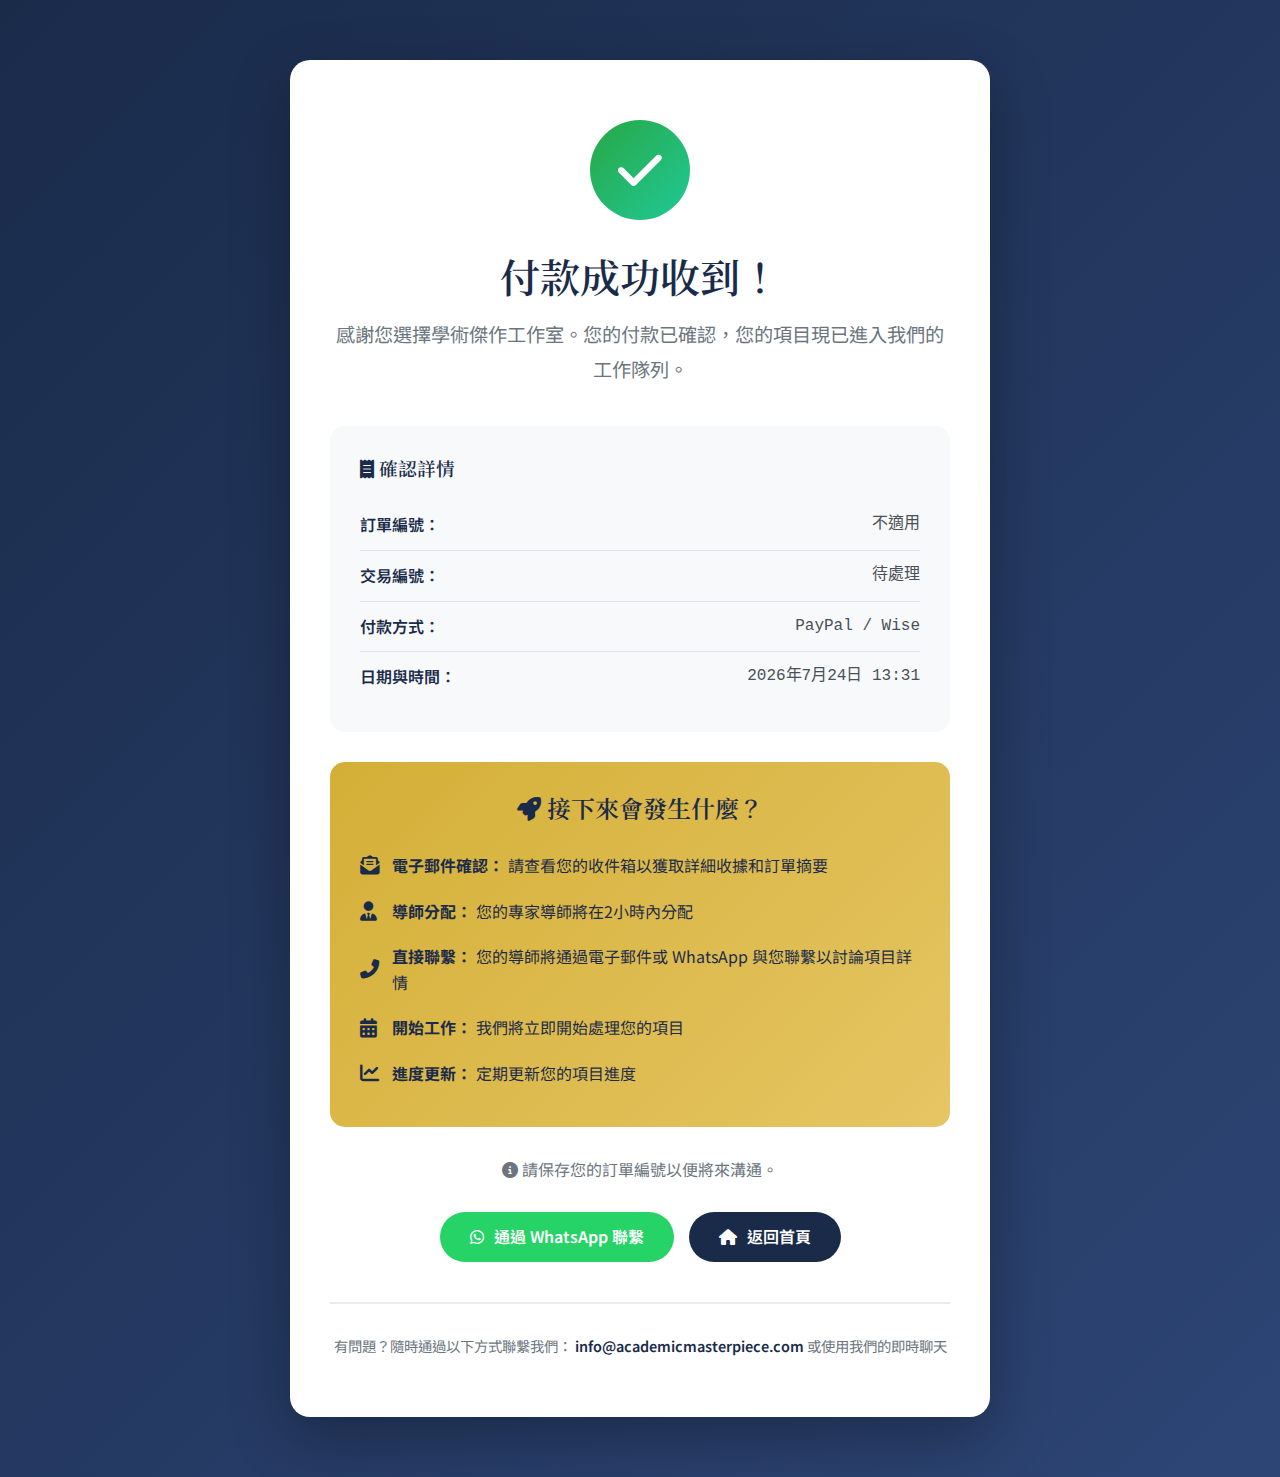
<file: thank-you-zh.html>
<!DOCTYPE html>
<html lang="zh-TW">
<head>
    <meta charset="UTF-8">
    <meta name="viewport" content="width=device-width, initial-scale=1.0">
    <title>付款確認 - AMS 學術傑作工作室</title>
    <link rel="stylesheet" href="css/style.css">
    <link rel="stylesheet" href="css/payment.css">
    <link rel="preconnect" href="https://fonts.googleapis.com">
    <link rel="preconnect" href="https://fonts.gstatic.com" crossorigin>
    <link href="https://fonts.googleapis.com/css2?family=Noto+Sans+TC:wght@300;400;500;600;700&family=Noto+Serif+TC:wght@400;500;600;700&display=swap" rel="stylesheet">
    <link rel="stylesheet" href="https://cdnjs.cloudflare.com/ajax/libs/font-awesome/6.4.0/css/all.min.css">
    <style>
        body {
            font-family: 'Noto Sans TC', -apple-system, BlinkMacSystemFont, 'Segoe UI', sans-serif;
        }
        
        h1, h2, h3, h4, h5, h6 {
            font-family: 'Noto Serif TC', Georgia, serif;
        }
        
        .thank-you-section {
            min-height: 100vh;
            display: flex;
            align-items: center;
            justify-content: center;
            background: linear-gradient(135deg, #1a2b4a 0%, #2d4575 100%);
            padding: 60px 20px;
        }
        
        .thank-you-card {
            background: white;
            border-radius: 20px;
            padding: 60px 40px;
            max-width: 700px;
            text-align: center;
            box-shadow: 0 20px 60px rgba(0,0,0,0.3);
        }
        
        .success-icon {
            width: 100px;
            height: 100px;
            background: linear-gradient(135deg, #28a745 0%, #20c997 100%);
            border-radius: 50%;
            display: flex;
            align-items: center;
            justify-content: center;
            margin: 0 auto 30px;
            animation: scaleIn 0.5s ease;
        }
        
        @keyframes scaleIn {
            from {
                transform: scale(0);
            }
            to {
                transform: scale(1);
            }
        }
        
        .success-icon i {
            font-size: 50px;
            color: white;
        }
        
        .thank-you-card h1 {
            font-size: 2.5rem;
            color: #1a2b4a;
            margin-bottom: 15px;
        }
        
        .thank-you-card .subtitle {
            font-size: 1.2rem;
            color: #6c757d;
            margin-bottom: 40px;
            line-height: 1.8;
        }
        
        .confirmation-details {
            background: #f8f9fa;
            padding: 30px;
            border-radius: 15px;
            margin: 30px 0;
            text-align: left;
        }
        
        .detail-row {
            display: flex;
            justify-content: space-between;
            padding: 12px 0;
            border-bottom: 1px solid #dee2e6;
        }
        
        .detail-row:last-child {
            border-bottom: none;
        }
        
        .detail-row .label {
            font-weight: 600;
            color: #1a2b4a;
        }
        
        .detail-row .value {
            color: #495057;
            font-family: 'Courier New', monospace;
        }
        
        .next-steps {
            background: linear-gradient(135deg, #d4af37 0%, #e6c563 100%);
            padding: 30px;
            border-radius: 15px;
            margin: 30px 0;
            color: #1a2b4a;
        }
        
        .next-steps h2 {
            font-size: 1.5rem;
            margin-bottom: 20px;
            color: #1a2b4a;
        }
        
        .next-steps ul {
            list-style: none;
            padding: 0;
            text-align: left;
        }
        
        .next-steps li {
            padding: 10px 0;
            display: flex;
            align-items: center;
            gap: 12px;
        }
        
        .next-steps li i {
            color: #1a2b4a;
            font-size: 1.2rem;
            min-width: 20px;
        }
        
        .action-buttons {
            display: flex;
            gap: 15px;
            justify-content: center;
            flex-wrap: wrap;
            margin-top: 30px;
        }
        
        .btn-action {
            display: inline-flex;
            align-items: center;
            gap: 10px;
            padding: 12px 30px;
            border-radius: 50px;
            font-weight: 600;
            text-decoration: none;
            transition: all 0.3s ease;
        }
        
        .btn-action.primary {
            background: #1a2b4a;
            color: white;
        }
        
        .btn-action.primary:hover {
            background: #2d4575;
            transform: translateY(-3px);
            box-shadow: 0 5px 15px rgba(26, 43, 74, 0.3);
        }
        
        .btn-action.whatsapp {
            background: #25D366;
            color: white;
        }
        
        .btn-action.whatsapp:hover {
            background: #128C7E;
            transform: translateY(-3px);
            box-shadow: 0 5px 15px rgba(37, 211, 102, 0.4);
        }
        
        @media (max-width: 768px) {
            .thank-you-card {
                padding: 40px 25px;
            }
            
            .thank-you-card h1 {
                font-size: 1.8rem;
            }
            
            .action-buttons {
                flex-direction: column;
            }
            
            .btn-action {
                width: 100%;
                justify-content: center;
            }
        }
    </style>
</head>
<body>
    <section class="thank-you-section">
        <div class="thank-you-card">
            <div class="success-icon">
                <i class="fas fa-check"></i>
            </div>
            
            <h1>付款成功收到！</h1>
            <p class="subtitle">
                感謝您選擇學術傑作工作室。您的付款已確認，您的項目現已進入我們的工作隊列。
            </p>
            
            <div class="confirmation-details">
                <h3 style="margin-bottom: 20px; color: #1a2b4a;">
                    <i class="fas fa-receipt"></i> 確認詳情
                </h3>
                <div class="detail-row">
                    <span class="label">訂單編號：</span>
                    <span class="value" id="orderReference">-</span>
                </div>
                <div class="detail-row">
                    <span class="label">交易編號：</span>
                    <span class="value" id="transactionId">-</span>
                </div>
                <div class="detail-row">
                    <span class="label">付款方式：</span>
                    <span class="value" id="paymentMethod">PayPal / Wise</span>
                </div>
                <div class="detail-row">
                    <span class="label">日期與時間：</span>
                    <span class="value" id="paymentTime">-</span>
                </div>
            </div>
            
            <div class="next-steps">
                <h2><i class="fas fa-rocket"></i> 接下來會發生什麼？</h2>
                <ul>
                    <li>
                        <i class="fas fa-envelope-open-text"></i>
                        <span><strong>電子郵件確認：</strong> 請查看您的收件箱以獲取詳細收據和訂單摘要</span>
                    </li>
                    <li>
                        <i class="fas fa-user-tie"></i>
                        <span><strong>導師分配：</strong> 您的專家導師將在2小時內分配</span>
                    </li>
                    <li>
                        <i class="fas fa-phone-alt"></i>
                        <span><strong>直接聯繫：</strong> 您的導師將通過電子郵件或 WhatsApp 與您聯繫以討論項目詳情</span>
                    </li>
                    <li>
                        <i class="fas fa-calendar-alt"></i>
                        <span><strong>開始工作：</strong> 我們將立即開始處理您的項目</span>
                    </li>
                    <li>
                        <i class="fas fa-chart-line"></i>
                        <span><strong>進度更新：</strong> 定期更新您的項目進度</span>
                    </li>
                </ul>
            </div>
            
            <p style="color: #6c757d; margin: 20px 0;">
                <i class="fas fa-info-circle"></i>
                請保存您的訂單編號以便將來溝通。
            </p>
            
            <div class="action-buttons">
                <a href="https://wa.me/447481747436?text=您好，我的訂單編號是：" 
                   class="btn-action whatsapp" target="_blank">
                    <i class="fab fa-whatsapp"></i> 通過 WhatsApp 聯繫
                </a>
                <a href="index-zh.html" class="btn-action primary">
                    <i class="fas fa-home"></i> 返回首頁
                </a>
            </div>
            
            <div style="margin-top: 40px; padding-top: 30px; border-top: 2px solid #e9ecef;">
                <p style="color: #6c757d; font-size: 0.9rem;">
                    有問題？隨時通過以下方式聯繫我們： 
                    <a href="mailto:info@academicmasterpiece.com" style="color: #1a2b4a; font-weight: 600;">info@academicmasterpiece.com</a>
                    或使用我們的即時聊天
                </p>
            </div>
        </div>
    </section>
    
    <script>
        // 獲取 URL 參數
        function getURLParameter(name) {
            const urlParams = new URLSearchParams(window.location.search);
            return urlParams.get(name);
        }
        
        // 顯示確認詳情
        document.addEventListener('DOMContentLoaded', function() {
            const reference = getURLParameter('reference') || localStorage.getItem('ams_order_reference') || '不適用';
            const transaction = getURLParameter('transaction') || '待處理';
            
            document.getElementById('orderReference').textContent = reference;
            document.getElementById('transactionId').textContent = transaction;
            
            // 格式化日期和時間為本地時間
            const now = new Date();
            const options = { 
                year: 'numeric', 
                month: 'long', 
                day: 'numeric', 
                hour: '2-digit', 
                minute: '2-digit',
                hour12: false
            };
            document.getElementById('paymentTime').textContent = now.toLocaleString('zh-TW', options);
            
            // 更新 WhatsApp 鏈接以包含訂單編號
            const whatsappLink = document.querySelector('.btn-action.whatsapp');
            whatsappLink.href += encodeURIComponent(reference);
        });
    </script>
    
    <!--Start of Tawk.to Script-->
    <script type="text/javascript">
        var Tawk_API=Tawk_API||{}, Tawk_LoadStart=new Date();
        (function(){
            var s1=document.createElement("script"),s0=document.getElementsByTagName("script")[0];
            s1.async=true;
            s1.src='https://embed.tawk.to/69342c34f66a4c198b42833e/1jbpspbrq';
            s1.charset='UTF-8';
            s1.setAttribute('crossorigin','*');
            s0.parentNode.insertBefore(s1,s0);
        })();
    </script>
    <!--End of Tawk.to Script-->
</body>
</html>
</file>
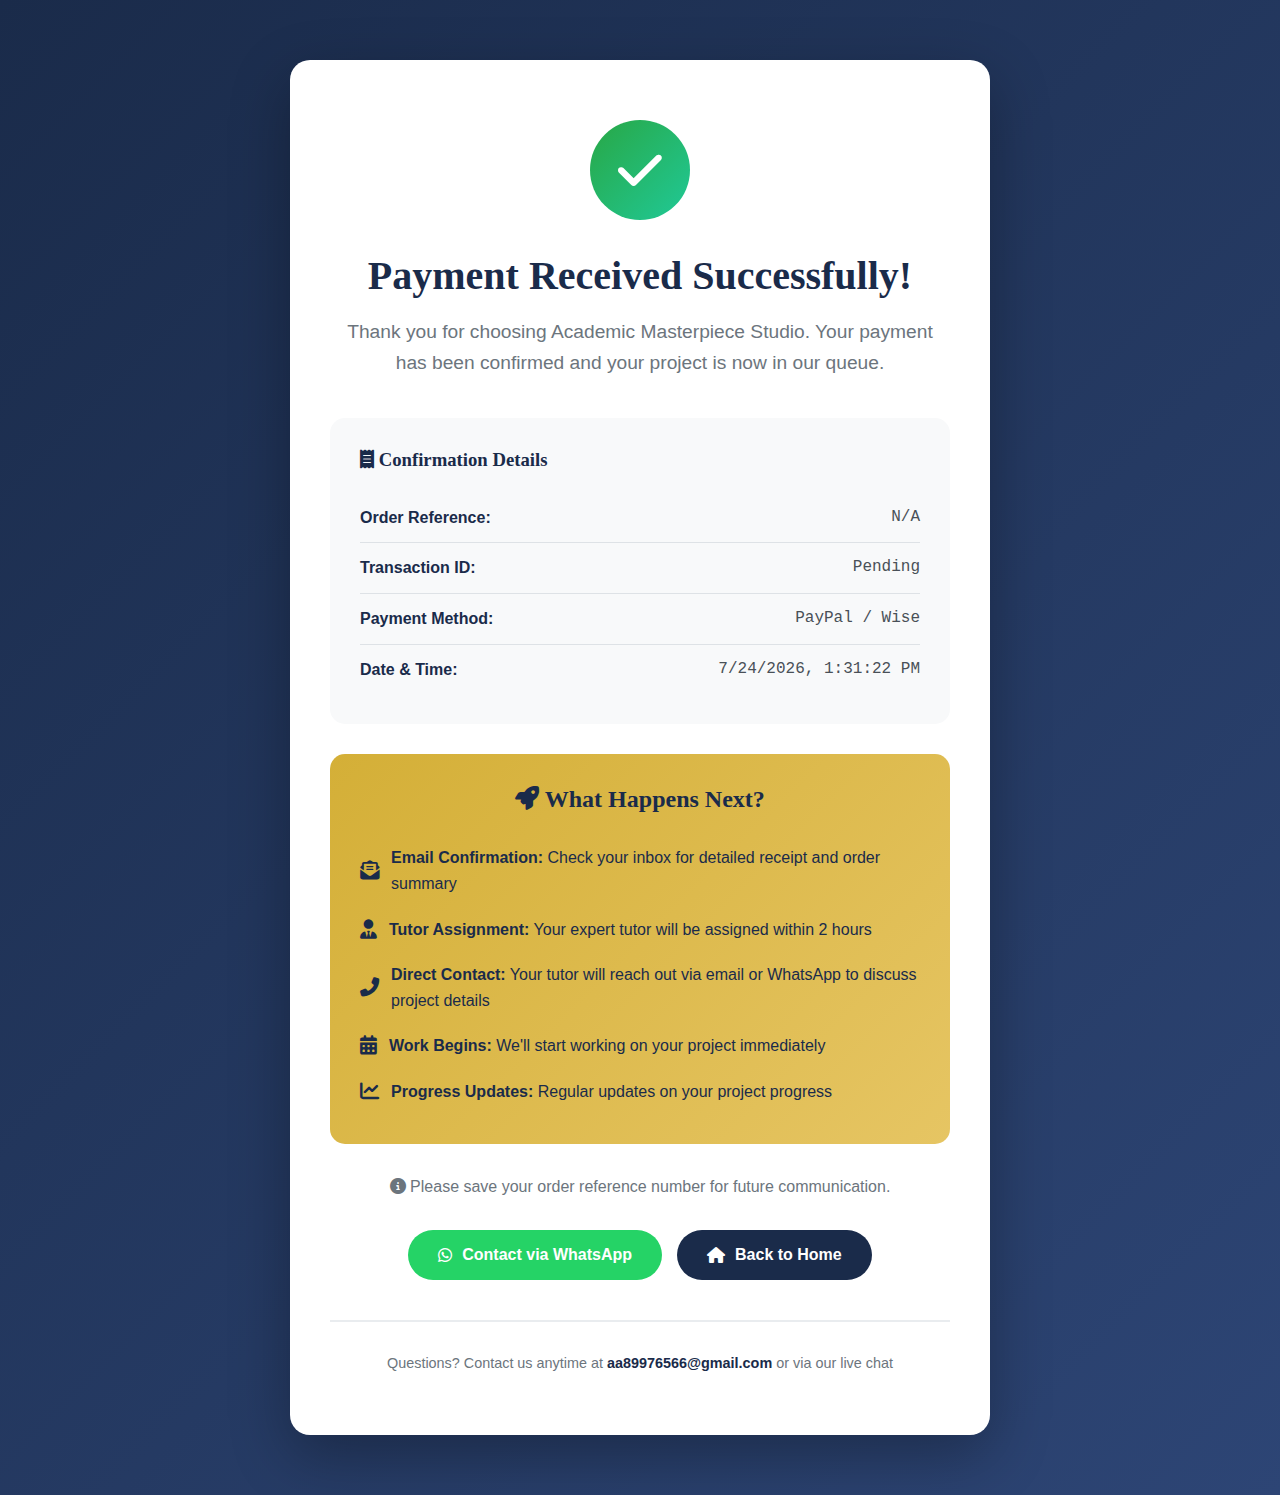
<file: thank-you.html>
<!DOCTYPE html>
<html lang="en">
<head>
    <meta charset="UTF-8">
    <meta name="viewport" content="width=device-width, initial-scale=1.0">
    <title>Payment Confirmation - AMS</title>
    <link rel="stylesheet" href="css/style.css">
    <link rel="stylesheet" href="css/payment.css">
    <link rel="preconnect" href="https://fonts.googleapis.com">
    <link rel="preconnect" href="https://fonts.gstatic.com" crossorigin>
    <link href="https://fonts.googleapis.com/css2?family=Noto+Serif:wght@400;700&family=Noto+Sans:wght@300;400;500;600;700&display=swap" rel="stylesheet">
    <link rel="stylesheet" href="https://cdnjs.cloudflare.com/ajax/libs/font-awesome/6.4.0/css/all.min.css">
    <style>
        .thank-you-section {
            min-height: 100vh;
            display: flex;
            align-items: center;
            justify-content: center;
            background: linear-gradient(135deg, #1a2b4a 0%, #2d4575 100%);
            padding: 60px 20px;
        }
        
        .thank-you-card {
            background: white;
            border-radius: 20px;
            padding: 60px 40px;
            max-width: 700px;
            text-align: center;
            box-shadow: 0 20px 60px rgba(0,0,0,0.3);
        }
        
        .success-icon {
            width: 100px;
            height: 100px;
            background: linear-gradient(135deg, #28a745 0%, #20c997 100%);
            border-radius: 50%;
            display: flex;
            align-items: center;
            justify-content: center;
            margin: 0 auto 30px;
            animation: scaleIn 0.5s ease;
        }
        
        @keyframes scaleIn {
            from {
                transform: scale(0);
            }
            to {
                transform: scale(1);
            }
        }
        
        .success-icon i {
            font-size: 50px;
            color: white;
        }
        
        .thank-you-card h1 {
            font-size: 2.5rem;
            color: #1a2b4a;
            margin-bottom: 15px;
        }
        
        .thank-you-card .subtitle {
            font-size: 1.2rem;
            color: #6c757d;
            margin-bottom: 40px;
            line-height: 1.6;
        }
        
        .confirmation-details {
            background: #f8f9fa;
            padding: 30px;
            border-radius: 15px;
            margin: 30px 0;
            text-align: left;
        }
        
        .detail-row {
            display: flex;
            justify-content: space-between;
            padding: 12px 0;
            border-bottom: 1px solid #dee2e6;
        }
        
        .detail-row:last-child {
            border-bottom: none;
        }
        
        .detail-row .label {
            font-weight: 600;
            color: #1a2b4a;
        }
        
        .detail-row .value {
            color: #495057;
            font-family: 'Courier New', monospace;
        }
        
        .next-steps {
            background: linear-gradient(135deg, #d4af37 0%, #e6c563 100%);
            padding: 30px;
            border-radius: 15px;
            margin: 30px 0;
            color: #1a2b4a;
        }
        
        .next-steps h2 {
            font-size: 1.5rem;
            margin-bottom: 20px;
            color: #1a2b4a;
        }
        
        .next-steps ul {
            list-style: none;
            padding: 0;
            text-align: left;
        }
        
        .next-steps li {
            padding: 10px 0;
            display: flex;
            align-items: center;
            gap: 12px;
        }
        
        .next-steps li i {
            color: #1a2b4a;
            font-size: 1.2rem;
        }
        
        .action-buttons {
            display: flex;
            gap: 15px;
            justify-content: center;
            flex-wrap: wrap;
            margin-top: 30px;
        }
        
        .btn-action {
            display: inline-flex;
            align-items: center;
            gap: 10px;
            padding: 12px 30px;
            border-radius: 50px;
            font-weight: 600;
            text-decoration: none;
            transition: all 0.3s ease;
        }
        
        .btn-action.primary {
            background: #1a2b4a;
            color: white;
        }
        
        .btn-action.primary:hover {
            background: #2d4575;
            transform: translateY(-3px);
            box-shadow: 0 5px 15px rgba(26, 43, 74, 0.3);
        }
        
        .btn-action.whatsapp {
            background: #25D366;
            color: white;
        }
        
        .btn-action.whatsapp:hover {
            background: #128C7E;
            transform: translateY(-3px);
            box-shadow: 0 5px 15px rgba(37, 211, 102, 0.4);
        }
        
        @media (max-width: 768px) {
            .thank-you-card {
                padding: 40px 25px;
            }
            
            .thank-you-card h1 {
                font-size: 1.8rem;
            }
            
            .action-buttons {
                flex-direction: column;
            }
            
            .btn-action {
                width: 100%;
                justify-content: center;
            }
        }
    </style>
</head>
<body>
    <section class="thank-you-section">
        <div class="thank-you-card">
            <div class="success-icon">
                <i class="fas fa-check"></i>
            </div>
            
            <h1>Payment Received Successfully!</h1>
            <p class="subtitle">
                Thank you for choosing Academic Masterpiece Studio. Your payment has been confirmed and your project is now in our queue.
            </p>
            
            <div class="confirmation-details">
                <h3 style="margin-bottom: 20px; color: #1a2b4a;">
                    <i class="fas fa-receipt"></i> Confirmation Details
                </h3>
                <div class="detail-row">
                    <span class="label">Order Reference:</span>
                    <span class="value" id="orderReference">-</span>
                </div>
                <div class="detail-row">
                    <span class="label">Transaction ID:</span>
                    <span class="value" id="transactionId">-</span>
                </div>
                <div class="detail-row">
                    <span class="label">Payment Method:</span>
                    <span class="value" id="paymentMethod">PayPal / Wise</span>
                </div>
                <div class="detail-row">
                    <span class="label">Date & Time:</span>
                    <span class="value" id="paymentTime">-</span>
                </div>
            </div>
            
            <div class="next-steps">
                <h2><i class="fas fa-rocket"></i> What Happens Next?</h2>
                <ul>
                    <li>
                        <i class="fas fa-envelope-open-text"></i>
                        <span><strong>Email Confirmation:</strong> Check your inbox for detailed receipt and order summary</span>
                    </li>
                    <li>
                        <i class="fas fa-user-tie"></i>
                        <span><strong>Tutor Assignment:</strong> Your expert tutor will be assigned within 2 hours</span>
                    </li>
                    <li>
                        <i class="fas fa-phone-alt"></i>
                        <span><strong>Direct Contact:</strong> Your tutor will reach out via email or WhatsApp to discuss project details</span>
                    </li>
                    <li>
                        <i class="fas fa-calendar-alt"></i>
                        <span><strong>Work Begins:</strong> We'll start working on your project immediately</span>
                    </li>
                    <li>
                        <i class="fas fa-chart-line"></i>
                        <span><strong>Progress Updates:</strong> Regular updates on your project progress</span>
                    </li>
                </ul>
            </div>
            
            <p style="color: #6c757d; margin: 20px 0;">
                <i class="fas fa-info-circle"></i>
                Please save your order reference number for future communication.
            </p>
            
            <div class="action-buttons">
                <a href="https://wa.me/447481747436?text=Hi,%20my%20order%20reference%20is:%20" 
                   class="btn-action whatsapp" target="_blank">
                    <i class="fab fa-whatsapp"></i> Contact via WhatsApp
                </a>
                <a href="index.html" class="btn-action primary">
                    <i class="fas fa-home"></i> Back to Home
                </a>
            </div>
            
            <div style="margin-top: 40px; padding-top: 30px; border-top: 2px solid #e9ecef;">
                <p style="color: #6c757d; font-size: 0.9rem;">
                    Questions? Contact us anytime at 
                    <a href="mailto:aa89976566@gmail.com" style="color: #1a2b4a; font-weight: 600;">aa89976566@gmail.com</a>
                    or via our live chat
                </p>
            </div>
        </div>
    </section>
    
    <script>
        // Get URL parameters
        function getURLParameter(name) {
            const urlParams = new URLSearchParams(window.location.search);
            return urlParams.get(name);
        }
        
        // Display confirmation details
        document.addEventListener('DOMContentLoaded', function() {
            const reference = getURLParameter('reference') || localStorage.getItem('ams_order_reference') || 'N/A';
            const transaction = getURLParameter('transaction') || 'Pending';
            
            document.getElementById('orderReference').textContent = reference;
            document.getElementById('transactionId').textContent = transaction;
            document.getElementById('paymentTime').textContent = new Date().toLocaleString();
            
            // Update WhatsApp link with reference
            const whatsappLink = document.querySelector('.btn-action.whatsapp');
            whatsappLink.href += reference;
            
            // Clear order data from localStorage after successful payment
            // Uncomment if you want to clear data
            // localStorage.removeItem('ams_order_data');
        });
    </script>
    
    <!--Start of Tawk.to Script-->
    <script type="text/javascript">
        var Tawk_API=Tawk_API||{}, Tawk_LoadStart=new Date();
        (function(){
            var s1=document.createElement("script"),s0=document.getElementsByTagName("script")[0];
            s1.async=true;
            s1.src='https://embed.tawk.to/69342c34f66a4c198b42833e/1jbpspbrq';
            s1.charset='UTF-8';
            s1.setAttribute('crossorigin','*');
            s0.parentNode.insertBefore(s1,s0);
        })();
    </script>
    <!--End of Tawk.to Script-->
</body>
</html>
</file>
<file: css/style.css>
/* ===========================
   AMS - Academic Masterpiece Studio
   Main Stylesheet
   =========================== */

/* === Root Variables === */
:root {
    /* Colors */
    --primary-color: #1a2b4a;
    --secondary-color: #2a3b5a;
    --accent-gold: #d4af37;
    --accent-gold-light: #e6c563;
    --white: #ffffff;
    --light-bg: #f8f9fa;
    --text-dark: #2c3e50;
    --text-light: #6c757d;
    --border-color: #e0e0e0;
    --success: #28a745;
    --warning: #ffc107;
    --danger: #dc3545;
    
    /* Shadows */
    --shadow-sm: 0 2px 4px rgba(0,0,0,0.1);
    --shadow-md: 0 4px 12px rgba(0,0,0,0.15);
    --shadow-lg: 0 8px 24px rgba(0,0,0,0.2);
    
    /* Typography */
    --font-primary: 'Inter', -apple-system, BlinkMacSystemFont, 'Segoe UI', sans-serif;
    --font-heading: 'Playfair Display', Georgia, serif;
    
    /* Spacing */
    --spacing-xs: 0.5rem;
    --spacing-sm: 1rem;
    --spacing-md: 2rem;
    --spacing-lg: 4rem;
    --spacing-xl: 6rem;
    
    /* Transitions */
    --transition-fast: 0.2s ease;
    --transition-normal: 0.3s ease;
    --transition-slow: 0.5s ease;
}

/* === Global Styles === */
* {
    margin: 0;
    padding: 0;
    box-sizing: border-box;
}

html {
    scroll-behavior: smooth;
    font-size: 16px;
}

body {
    font-family: var(--font-primary);
    line-height: 1.6;
    color: var(--text-dark);
    background-color: var(--white);
    overflow-x: hidden;
}

h1, h2, h3, h4, h5, h6 {
    font-family: var(--font-heading);
    font-weight: 600;
    line-height: 1.3;
}

img {
    max-width: 100%;
    height: auto;
    display: block;
}

a {
    text-decoration: none;
    color: inherit;
    transition: var(--transition-fast);
}

ul {
    list-style: none;
}

/* === Container === */
.container {
    max-width: 1200px;
    margin: 0 auto;
    padding: 0 var(--spacing-md);
}

/* === Section === */
section {
    padding: var(--spacing-xl) 0;
}

.section-header {
    text-align: center;
    margin-bottom: var(--spacing-lg);
}

.section-title {
    font-size: clamp(2rem, 4vw, 3rem);
    color: var(--primary-color);
    margin-bottom: var(--spacing-sm);
    position: relative;
    display: inline-block;
}

.section-title::after {
    content: '';
    position: absolute;
    bottom: -10px;
    left: 50%;
    transform: translateX(-50%);
    width: 80px;
    height: 3px;
    background: linear-gradient(to right, var(--accent-gold), var(--accent-gold-light));
}

.section-subtitle {
    font-size: clamp(1rem, 2vw, 1.25rem);
    color: var(--text-light);
    max-width: 600px;
    margin: var(--spacing-md) auto 0;
}

/* === Buttons === */
.btn {
    display: inline-block;
    padding: 1rem 2rem;
    border-radius: 50px;
    font-weight: 600;
    text-align: center;
    cursor: pointer;
    transition: all var(--transition-normal);
    border: 2px solid transparent;
    font-size: 1rem;
}

.btn-primary {
    background: linear-gradient(135deg, var(--accent-gold), var(--accent-gold-light));
    color: var(--white);
    box-shadow: var(--shadow-md);
}

.btn-primary:hover {
    transform: translateY(-2px);
    box-shadow: var(--shadow-lg);
}

.btn-secondary {
    background: transparent;
    color: var(--accent-gold);
    border-color: var(--accent-gold);
}

.btn-secondary:hover {
    background: var(--accent-gold);
    color: var(--white);
}

.btn-outline {
    background: transparent;
    color: var(--white);
    border-color: var(--white);
}

.btn-outline:hover {
    background: var(--white);
    color: var(--primary-color);
}

/* === Language Selector === */
.language-selector {
    position: fixed;
    top: 20px;
    right: 20px;
    z-index: 2000;
    display: flex;
    gap: 0.5rem;
    background: white;
    padding: 0.5rem;
    border-radius: 25px;
    box-shadow: var(--shadow-md);
}

.lang-btn {
    padding: 0.5rem 1rem;
    border: none;
    background: transparent;
    color: var(--text-dark);
    cursor: pointer;
    border-radius: 20px;
    font-weight: 600;
    transition: var(--transition-fast);
}

.lang-btn:hover {
    background: var(--light-bg);
}

.lang-btn.active {
    background: var(--accent-gold);
    color: white;
}

/* === Navigation === */
.navbar {
    position: fixed;
    top: 0;
    left: 0;
    right: 0;
    background: rgba(255, 255, 255, 0.98);
    backdrop-filter: blur(10px);
    box-shadow: var(--shadow-sm);
    z-index: 1000;
    padding: 1rem 0;
}

.navbar.scrolled {
    box-shadow: var(--shadow-md);
}

.nav-wrapper {
    display: flex;
    justify-content: space-between;
    align-items: center;
}

.logo {
    display: flex;
    align-items: center;
    gap: 1rem;
}

.logo img {
    height: 50px;
    width: auto;
}

.logo-text {
    display: flex;
    flex-direction: column;
}

.logo-full {
    font-family: var(--font-heading);
    font-size: 1.2rem;
    font-weight: 700;
    color: var(--primary-color);
}

.logo-abbr {
    font-size: 0.8rem;
    color: var(--accent-gold);
    font-weight: 600;
}

.nav-menu {
    display: flex;
    gap: 2rem;
    align-items: center;
}

.nav-link {
    color: var(--text-dark);
    font-weight: 500;
    padding: 0.5rem 1rem;
    border-radius: 25px;
    transition: var(--transition-fast);
}

.nav-link:hover {
    color: var(--accent-gold);
    background: rgba(212, 175, 55, 0.1);
}

.nav-link.cta-button {
    background: linear-gradient(135deg, var(--accent-gold), var(--accent-gold-light));
    color: var(--white);
}

.nav-link.cta-button:hover {
    transform: scale(1.05);
}

.mobile-toggle {
    display: none;
    flex-direction: column;
    gap: 5px;
    background: none;
    border: none;
    cursor: pointer;
    padding: 0.5rem;
}

.mobile-toggle span {
    width: 25px;
    height: 3px;
    background: var(--primary-color);
    transition: var(--transition-fast);
}

/* === Hero Section === */
.hero {
    position: relative;
    min-height: 100vh;
    display: flex;
    align-items: center;
    justify-content: center;
    overflow: hidden;
    padding-top: 100px;
}

.hero-background {
    position: absolute;
    top: 0;
    left: 0;
    right: 0;
    bottom: 0;
    background: linear-gradient(135deg, 
        rgba(26, 43, 74, 0.95) 0%, 
        rgba(42, 59, 90, 0.9) 50%,
        rgba(26, 43, 74, 0.95) 100%);
    z-index: -1;
}

.hero-background::before {
    content: '';
    position: absolute;
    top: 0;
    left: 0;
    right: 0;
    bottom: 0;
    background-image: 
        radial-gradient(circle at 20% 50%, rgba(212, 175, 55, 0.1) 0%, transparent 50%),
        radial-gradient(circle at 80% 80%, rgba(230, 197, 99, 0.1) 0%, transparent 50%);
    animation: float 20s ease-in-out infinite;
}

@keyframes float {
    0%, 100% { transform: translateY(0); }
    50% { transform: translateY(-20px); }
}

.hero-content {
    text-align: center;
    color: var(--white);
    max-width: 1000px;
    margin: 0 auto;
}

.hero-title {
    font-size: clamp(2.5rem, 6vw, 4.5rem);
    margin-bottom: var(--spacing-sm);
    animation: fadeInUp 0.8s ease;
}

.hero-subtitle {
    font-size: clamp(1.5rem, 4vw, 2.5rem);
    color: var(--accent-gold-light);
    margin-bottom: var(--spacing-md);
    animation: fadeInUp 0.8s ease 0.2s backwards;
}

.hero-description {
    font-size: clamp(1rem, 2vw, 1.25rem);
    line-height: 1.8;
    margin-bottom: var(--spacing-lg);
    opacity: 0.9;
    animation: fadeInUp 0.8s ease 0.4s backwards;
}

@keyframes fadeInUp {
    from {
        opacity: 0;
        transform: translateY(30px);
    }
    to {
        opacity: 1;
        transform: translateY(0);
    }
}

/* Member Discount Banner */
.member-discount-banner {
    display: flex;
    align-items: center;
    justify-content: center;
    gap: var(--spacing-md);
    background: linear-gradient(135deg, var(--accent-gold) 0%, #c99d2a 100%);
    padding: var(--spacing-md) var(--spacing-lg);
    border-radius: 15px;
    margin: var(--spacing-lg) 0 var(--spacing-md) 0;
    box-shadow: 0 10px 30px rgba(212, 175, 55, 0.4);
    animation: pulse 2s infinite;
}

@keyframes pulse {
    0%, 100% {
        box-shadow: 0 10px 30px rgba(212, 175, 55, 0.4);
    }
    50% {
        box-shadow: 0 10px 40px rgba(212, 175, 55, 0.6);
    }
}

.discount-icon {
    font-size: 3rem;
    color: var(--primary-color);
    animation: rotate 3s linear infinite;
}

@keyframes rotate {
    from {
        transform: rotate(0deg);
    }
    to {
        transform: rotate(360deg);
    }
}

.discount-text {
    text-align: left;
    color: var(--primary-color);
}

.discount-text h3 {
    font-size: 1.5rem;
    margin-bottom: 0.3rem;
    color: var(--primary-color);
}

.discount-text p {
    font-size: 1.1rem;
    margin: 0;
}

.discount-text strong {
    font-size: 1.3rem;
    font-weight: 700;
}

/* Service Level Quick Select */
.service-level-select {
    display: grid;
    grid-template-columns: repeat(auto-fit, minmax(200px, 1fr));
    gap: var(--spacing-md);
    margin: var(--spacing-lg) 0;
}

.level-card {
    background: rgba(255, 255, 255, 0.1);
    backdrop-filter: blur(10px);
    padding: var(--spacing-md);
    border-radius: 20px;
    text-align: center;
    cursor: pointer;
    transition: all var(--transition-normal);
    border: 2px solid transparent;
}

.level-card:hover {
    background: rgba(255, 255, 255, 0.15);
    border-color: var(--accent-gold);
    transform: translateY(-5px);
}

.level-card i {
    font-size: 3rem;
    color: var(--accent-gold);
    margin-bottom: var(--spacing-sm);
}

.level-card h3 {
    font-size: 1.5rem;
    margin-bottom: 0.5rem;
}

.level-card p {
    color: rgba(255, 255, 255, 0.8);
    margin-bottom: var(--spacing-sm);
}

.price-tag {
    display: inline-block;
    padding: 0.5rem 1rem;
    background: var(--accent-gold);
    color: white;
    border-radius: 20px;
    font-weight: 600;
    font-size: 0.9rem;
}

.hero-buttons {
    display: flex;
    gap: 1rem;
    justify-content: center;
    flex-wrap: wrap;
    margin: var(--spacing-lg) 0;
}

.hero-stats {
    display: grid;
    grid-template-columns: repeat(auto-fit, minmax(120px, 1fr));
    gap: var(--spacing-md);
    margin-top: var(--spacing-lg);
    padding: var(--spacing-md) 0;
    border-top: 1px solid rgba(255, 255, 255, 0.2);
}

.stat-item {
    text-align: center;
}

.stat-number {
    font-size: clamp(2rem, 5vw, 3.5rem);
    font-weight: 700;
    color: var(--accent-gold);
    font-family: var(--font-heading);
}

.stat-label {
    font-size: 0.9rem;
    color: rgba(255, 255, 255, 0.8);
    margin-top: 0.5rem;
}

/* === Services Overview === */
.services-overview {
    background: var(--light-bg);
}

.service-tabs {
    display: flex;
    justify-content: center;
    gap: 1rem;
    margin-bottom: var(--spacing-lg);
    flex-wrap: wrap;
}

.tab-button {
    background: white;
    border: 2px solid var(--border-color);
    padding: 1rem 2rem;
    border-radius: 50px;
    cursor: pointer;
    transition: all var(--transition-normal);
    display: flex;
    align-items: center;
    gap: 0.5rem;
    font-weight: 600;
    color: var(--text-dark);
}

.tab-button i {
    font-size: 1.25rem;
}

.tab-button:hover {
    border-color: var(--accent-gold);
    color: var(--accent-gold);
    transform: translateY(-2px);
}

.tab-button.active {
    background: linear-gradient(135deg, var(--accent-gold), var(--accent-gold-light));
    border-color: var(--accent-gold);
    color: white;
    box-shadow: var(--shadow-md);
}

.tab-content {
    display: none;
    animation: fadeIn 0.5s ease;
}

.tab-content.active {
    display: block;
}

@keyframes fadeIn {
    from { opacity: 0; transform: translateY(20px); }
    to { opacity: 1; transform: translateY(0); }
}

.services-grid {
    display: grid;
    grid-template-columns: repeat(auto-fit, minmax(300px, 1fr));
    gap: var(--spacing-md);
}

.service-card {
    background: white;
    padding: var(--spacing-lg);
    border-radius: 20px;
    box-shadow: var(--shadow-md);
    transition: all var(--transition-normal);
    border: 2px solid transparent;
}

.service-card:hover {
    transform: translateY(-10px);
    box-shadow: var(--shadow-lg);
    border-color: var(--accent-gold);
}

.service-card i {
    font-size: 3rem;
    color: var(--accent-gold);
    margin-bottom: var(--spacing-sm);
}

.service-card h3 {
    font-size: 1.5rem;
    color: var(--primary-color);
    margin-bottom: 0.5rem;
}

.service-card p {
    color: var(--text-light);
    margin-bottom: var(--spacing-sm);
}

.service-card ul {
    list-style: none;
    margin: var(--spacing-md) 0;
}

.service-card li {
    padding: 0.5rem 0;
    padding-left: 1.5rem;
    position: relative;
    color: var(--text-dark);
}

.service-card li::before {
    content: '✓';
    position: absolute;
    left: 0;
    color: var(--accent-gold);
    font-weight: bold;
}

.service-time {
    display: block;
    padding: 0.5rem 1rem;
    background: var(--light-bg);
    border-radius: 20px;
    text-align: center;
    font-weight: 600;
    color: var(--primary-color);
    margin-top: var(--spacing-sm);
}

.service-price {
    display: block;
    padding: 0.5rem 1rem;
    background: linear-gradient(135deg, var(--accent-gold), var(--accent-gold-light));
    color: white;
    border-radius: 20px;
    text-align: center;
    font-weight: 600;
    margin-top: 0.5rem;
}

.phd-payment-note {
    margin-top: var(--spacing-lg);
    padding: var(--spacing-md);
    background: linear-gradient(135deg, rgba(212, 175, 55, 0.1), rgba(230, 197, 99, 0.1));
    border-left: 4px solid var(--accent-gold);
    border-radius: 10px;
    display: flex;
    align-items: center;
    gap: 1rem;
}

.phd-payment-note i {
    font-size: 2rem;
    color: var(--accent-gold);
}

/* === Pricing Calculator === */
.pricing-calculator {
    background: white;
}

.calculator-wrapper {
    display: grid;
    grid-template-columns: 2fr 1fr;
    gap: var(--spacing-lg);
    max-width: 1200px;
    margin: 0 auto;
}

.calculator-form {
    background: var(--light-bg);
    padding: var(--spacing-lg);
    border-radius: 20px;
    box-shadow: var(--shadow-md);
}

.form-group {
    margin-bottom: var(--spacing-md);
}

.form-group label {
    display: block;
    margin-bottom: 0.5rem;
    font-weight: 600;
    color: var(--text-dark);
}

.form-group input,
.form-group select {
    width: 100%;
    padding: 0.75rem 1rem;
    border: 2px solid var(--border-color);
    border-radius: 10px;
    font-size: 1rem;
    transition: var(--transition-fast);
    font-family: var(--font-primary);
}

.form-group input:focus,
.form-group select:focus {
    outline: none;
    border-color: var(--accent-gold);
}

.word-count-slider {
    margin-top: 1rem;
}

.word-count-slider input[type="range"] {
    width: 100%;
}

.checkbox-group {
    display: flex;
    flex-direction: column;
    gap: 1.5rem;
    max-height: 600px;
    overflow-y: auto;
    padding: 1rem;
    background: white;
    border-radius: 10px;
}

.addon-category {
    padding: 1rem;
    background: var(--light-bg);
    border-radius: 8px;
    border-left: 3px solid var(--accent-gold);
}

.addon-category h4 {
    color: var(--primary-color);
    font-size: 1rem;
    margin-bottom: 0.75rem;
    padding-bottom: 0.5rem;
    border-bottom: 1px solid var(--border-color);
}

.checkbox-group label {
    display: flex;
    align-items: center;
    gap: 0.5rem;
    font-weight: normal;
    cursor: pointer;
    padding: 0.5rem;
    border-radius: 5px;
    transition: var(--transition-fast);
}

.checkbox-group label:hover {
    background: rgba(212, 175, 55, 0.1);
}

.checkbox-group input[type="checkbox"] {
    width: auto;
    cursor: pointer;
}

.price-display {
    margin-top: var(--spacing-lg);
    padding: var(--spacing-md);
    background: white;
    border-radius: 15px;
    box-shadow: var(--shadow-sm);
}

.price-breakdown {
    margin-bottom: var(--spacing-md);
}

.price-row {
    display: flex;
    justify-content: space-between;
    padding: 0.75rem 0;
    border-bottom: 1px solid var(--border-color);
}

.price-row.total {
    font-size: 1.5rem;
    font-weight: 700;
    color: var(--accent-gold);
    border-bottom: none;
    margin-top: 1rem;
    padding-top: 1rem;
    border-top: 2px solid var(--accent-gold);
}

.calculator-info {
    background: var(--light-bg);
    padding: var(--spacing-lg);
    border-radius: 20px;
}

.calculator-info h3,
.calculator-info h4 {
    color: var(--primary-color);
    margin-bottom: var(--spacing-sm);
}

.calculator-info ul {
    list-style: none;
    margin: var(--spacing-md) 0;
}

.calculator-info li {
    padding: 0.5rem 0;
    display: flex;
    align-items: center;
    gap: 0.5rem;
}

.calculator-info i {
    color: var(--accent-gold);
}

.payment-info {
    margin-top: var(--spacing-md);
    padding-top: var(--spacing-md);
    border-top: 2px solid var(--border-color);
}

/* === Footer === */
.footer {
    background: var(--primary-color);
    color: white;
    padding: var(--spacing-lg) 0 var(--spacing-md);
}

.footer-content {
    display: grid;
    grid-template-columns: 2fr 1fr 1fr;
    gap: var(--spacing-lg);
    margin-bottom: var(--spacing-lg);
}

.footer-brand img {
    height: 50px;
    margin-bottom: var(--spacing-sm);
    filter: brightness(0) invert(1);
}

.footer-brand p {
    opacity: 0.8;
}

.tagline {
    font-style: italic;
    color: var(--accent-gold);
}

.footer-links h4,
.footer-contact h4 {
    margin-bottom: var(--spacing-sm);
    color: var(--accent-gold);
}

.footer-links ul {
    list-style: none;
}

.footer-links li {
    margin-bottom: 0.5rem;
}

.footer-links a {
    color: rgba(255, 255, 255, 0.8);
    transition: var(--transition-fast);
}

.footer-links a:hover {
    color: var(--accent-gold);
}

.footer-contact p {
    display: flex;
    align-items: center;
    gap: 0.5rem;
    margin-bottom: 0.5rem;
    opacity: 0.8;
}

.footer-contact i {
    color: var(--accent-gold);
}

.footer-bottom {
    text-align: center;
    padding-top: var(--spacing-md);
    border-top: 1px solid rgba(255, 255, 255, 0.2);
}

.footer-bottom p {
    opacity: 0.8;
    margin-bottom: 0.25rem;
}

.footer-bottom .small {
    font-size: 0.85rem;
    opacity: 0.6;
}

/* === Back to Top === */
.back-to-top {
    position: fixed;
    bottom: 30px;
    right: 30px;
    width: 50px;
    height: 50px;
    background: var(--accent-gold);
    color: white;
    border: none;
    border-radius: 50%;
    display: none;
    align-items: center;
    justify-content: center;
    font-size: 1.25rem;
    cursor: pointer;
    box-shadow: var(--shadow-md);
    z-index: 999;
    transition: all var(--transition-normal);
}

.back-to-top.show {
    display: flex;
}

.back-to-top:hover {
    transform: translateY(-5px);
    box-shadow: var(--shadow-lg);
}

/* === Responsive Design === */
@media (max-width: 992px) {
    .calculator-wrapper {
        grid-template-columns: 1fr;
    }
    
    .footer-content {
        grid-template-columns: 1fr;
        text-align: center;
    }
}

@media (max-width: 768px) {
    .mobile-toggle {
        display: flex;
    }
    
    .nav-menu {
        position: absolute;
        top: 100%;
        left: 0;
        right: 0;
        background: white;
        flex-direction: column;
        padding: 1rem;
        box-shadow: var(--shadow-md);
        max-height: 0;
        overflow: hidden;
        transition: max-height 0.3s ease;
    }
    
    .nav-menu.active {
        max-height: 500px;
    }
    
    .member-discount-banner {
        flex-direction: column;
        text-align: center;
        padding: var(--spacing-md);
    }
    
    .discount-text {
        text-align: center;
    }
    
    .discount-text h3 {
        font-size: 1.2rem;
    }
    
    .discount-text p {
        font-size: 1rem;
    }
    
    .service-level-select {
        grid-template-columns: 1fr;
    }
    
    .hero-stats {
        grid-template-columns: repeat(2, 1fr);
    }
    
    .language-selector {
        top: 10px;
        right: 10px;
        flex-wrap: wrap;
        max-width: 200px;
    }
    
    .lang-btn {
        padding: 0.4rem 0.75rem;
        font-size: 0.85rem;
    }
    
    .logo-full {
        font-size: 1rem;
    }
}

@media (max-width: 480px) {
    html {
        font-size: 14px;
    }
    
    .hero-stats {
        grid-template-columns: 1fr;
    }
    
    .services-grid {
        grid-template-columns: 1fr;
    }
}
</file>
<file: code_sandbox_light_f355219d_1766015664/css/style.css>
/* ===========================
   AMS - Academic Masterpiece Studio
   Main Stylesheet
   =========================== */

/* === Root Variables === */
:root {
    /* Colors */
    --primary-color: #1a2b4a;
    --secondary-color: #2a3b5a;
    --accent-gold: #d4af37;
    --accent-gold-light: #e6c563;
    --white: #ffffff;
    --light-bg: #f8f9fa;
    --text-dark: #2c3e50;
    --text-light: #6c757d;
    --border-color: #e0e0e0;
    --success: #28a745;
    --warning: #ffc107;
    --danger: #dc3545;
    
    /* Shadows */
    --shadow-sm: 0 2px 4px rgba(0,0,0,0.1);
    --shadow-md: 0 4px 12px rgba(0,0,0,0.15);
    --shadow-lg: 0 8px 24px rgba(0,0,0,0.2);
    
    /* Typography */
    --font-primary: 'Inter', -apple-system, BlinkMacSystemFont, 'Segoe UI', sans-serif;
    --font-heading: 'Playfair Display', Georgia, serif;
    
    /* Spacing */
    --spacing-xs: 0.5rem;
    --spacing-sm: 1rem;
    --spacing-md: 2rem;
    --spacing-lg: 4rem;
    --spacing-xl: 6rem;
    
    /* Transitions */
    --transition-fast: 0.2s ease;
    --transition-normal: 0.3s ease;
    --transition-slow: 0.5s ease;
}

/* === Global Styles === */
* {
    margin: 0;
    padding: 0;
    box-sizing: border-box;
}

html {
    scroll-behavior: smooth;
    font-size: 16px;
}

body {
    font-family: var(--font-primary);
    line-height: 1.6;
    color: var(--text-dark);
    background-color: var(--white);
    overflow-x: hidden;
}

h1, h2, h3, h4, h5, h6 {
    font-family: var(--font-heading);
    font-weight: 600;
    line-height: 1.3;
}

img {
    max-width: 100%;
    height: auto;
    display: block;
}

a {
    text-decoration: none;
    color: inherit;
    transition: var(--transition-fast);
}

ul {
    list-style: none;
}

/* === Container === */
.container {
    max-width: 1200px;
    margin: 0 auto;
    padding: 0 var(--spacing-md);
}

/* === Section === */
section {
    padding: var(--spacing-xl) 0;
}

.section-header {
    text-align: center;
    margin-bottom: var(--spacing-lg);
}

.section-title {
    font-size: clamp(2rem, 4vw, 3rem);
    color: var(--primary-color);
    margin-bottom: var(--spacing-sm);
    position: relative;
    display: inline-block;
}

.section-title::after {
    content: '';
    position: absolute;
    bottom: -10px;
    left: 50%;
    transform: translateX(-50%);
    width: 80px;
    height: 3px;
    background: linear-gradient(to right, var(--accent-gold), var(--accent-gold-light));
}

.section-subtitle {
    font-size: clamp(1rem, 2vw, 1.25rem);
    color: var(--text-light);
    max-width: 600px;
    margin: var(--spacing-md) auto 0;
}

/* === Buttons === */
.btn {
    display: inline-block;
    padding: 1rem 2rem;
    border-radius: 50px;
    font-weight: 600;
    text-align: center;
    cursor: pointer;
    transition: all var(--transition-normal);
    border: 2px solid transparent;
    font-size: 1rem;
}

.btn-primary {
    background: linear-gradient(135deg, var(--accent-gold), var(--accent-gold-light));
    color: var(--white);
    box-shadow: var(--shadow-md);
}

.btn-primary:hover {
    transform: translateY(-2px);
    box-shadow: var(--shadow-lg);
}

.btn-secondary {
    background: transparent;
    color: var(--accent-gold);
    border-color: var(--accent-gold);
}

.btn-secondary:hover {
    background: var(--accent-gold);
    color: var(--white);
}

.btn-outline {
    background: transparent;
    color: var(--white);
    border-color: var(--white);
}

.btn-outline:hover {
    background: var(--white);
    color: var(--primary-color);
}

/* === Language Selector === */
.language-selector {
    position: fixed;
    top: 20px;
    right: 20px;
    z-index: 2000;
    display: flex;
    gap: 0.5rem;
    background: white;
    padding: 0.5rem;
    border-radius: 25px;
    box-shadow: var(--shadow-md);
}

.lang-btn {
    padding: 0.5rem 1rem;
    border: none;
    background: transparent;
    color: var(--text-dark);
    cursor: pointer;
    border-radius: 20px;
    font-weight: 600;
    transition: var(--transition-fast);
}

.lang-btn:hover {
    background: var(--light-bg);
}

.lang-btn.active {
    background: var(--accent-gold);
    color: white;
}

/* === Navigation === */
.navbar {
    position: fixed;
    top: 0;
    left: 0;
    right: 0;
    background: rgba(255, 255, 255, 0.98);
    backdrop-filter: blur(10px);
    box-shadow: var(--shadow-sm);
    z-index: 1000;
    padding: 1rem 0;
}

.navbar.scrolled {
    box-shadow: var(--shadow-md);
}

.nav-wrapper {
    display: flex;
    justify-content: space-between;
    align-items: center;
}

.logo {
    display: flex;
    align-items: center;
    gap: 1rem;
}

.logo img {
    height: 50px;
    width: auto;
}

.logo-text {
    display: flex;
    flex-direction: column;
}

.logo-full {
    font-family: var(--font-heading);
    font-size: 1.2rem;
    font-weight: 700;
    color: var(--primary-color);
}

.logo-abbr {
    font-size: 0.8rem;
    color: var(--accent-gold);
    font-weight: 600;
}

.nav-menu {
    display: flex;
    gap: 2rem;
    align-items: center;
}

.nav-link {
    color: var(--text-dark);
    font-weight: 500;
    padding: 0.5rem 1rem;
    border-radius: 25px;
    transition: var(--transition-fast);
}

.nav-link:hover {
    color: var(--accent-gold);
    background: rgba(212, 175, 55, 0.1);
}

.nav-link.cta-button {
    background: linear-gradient(135deg, var(--accent-gold), var(--accent-gold-light));
    color: var(--white);
}

.nav-link.cta-button:hover {
    transform: scale(1.05);
}

.mobile-toggle {
    display: none;
    flex-direction: column;
    gap: 5px;
    background: none;
    border: none;
    cursor: pointer;
    padding: 0.5rem;
}

.mobile-toggle span {
    width: 25px;
    height: 3px;
    background: var(--primary-color);
    transition: var(--transition-fast);
}

/* === Hero Section === */
.hero {
    position: relative;
    min-height: 100vh;
    display: flex;
    align-items: center;
    justify-content: center;
    overflow: hidden;
    padding-top: 100px;
}

.hero-background {
    position: absolute;
    top: 0;
    left: 0;
    right: 0;
    bottom: 0;
    background: linear-gradient(135deg, 
        rgba(26, 43, 74, 0.95) 0%, 
        rgba(42, 59, 90, 0.9) 50%,
        rgba(26, 43, 74, 0.95) 100%);
    z-index: -1;
}

.hero-background::before {
    content: '';
    position: absolute;
    top: 0;
    left: 0;
    right: 0;
    bottom: 0;
    background-image: 
        radial-gradient(circle at 20% 50%, rgba(212, 175, 55, 0.1) 0%, transparent 50%),
        radial-gradient(circle at 80% 80%, rgba(230, 197, 99, 0.1) 0%, transparent 50%);
    animation: float 20s ease-in-out infinite;
}

@keyframes float {
    0%, 100% { transform: translateY(0); }
    50% { transform: translateY(-20px); }
}

.hero-content {
    text-align: center;
    color: var(--white);
    max-width: 1000px;
    margin: 0 auto;
}

.hero-title {
    font-size: clamp(2.5rem, 6vw, 4.5rem);
    margin-bottom: var(--spacing-sm);
    animation: fadeInUp 0.8s ease;
}

.hero-subtitle {
    font-size: clamp(1.5rem, 4vw, 2.5rem);
    color: var(--accent-gold-light);
    margin-bottom: var(--spacing-md);
    animation: fadeInUp 0.8s ease 0.2s backwards;
}

.hero-description {
    font-size: clamp(1rem, 2vw, 1.25rem);
    line-height: 1.8;
    margin-bottom: var(--spacing-lg);
    opacity: 0.9;
    animation: fadeInUp 0.8s ease 0.4s backwards;
}

@keyframes fadeInUp {
    from {
        opacity: 0;
        transform: translateY(30px);
    }
    to {
        opacity: 1;
        transform: translateY(0);
    }
}

/* Member Discount Banner */
.member-discount-banner {
    display: flex;
    align-items: center;
    justify-content: center;
    gap: var(--spacing-md);
    background: linear-gradient(135deg, var(--accent-gold) 0%, #c99d2a 100%);
    padding: var(--spacing-md) var(--spacing-lg);
    border-radius: 15px;
    margin: var(--spacing-lg) 0 var(--spacing-md) 0;
    box-shadow: 0 10px 30px rgba(212, 175, 55, 0.4);
    animation: pulse 2s infinite;
}

@keyframes pulse {
    0%, 100% {
        box-shadow: 0 10px 30px rgba(212, 175, 55, 0.4);
    }
    50% {
        box-shadow: 0 10px 40px rgba(212, 175, 55, 0.6);
    }
}

.discount-icon {
    font-size: 3rem;
    color: var(--primary-color);
    animation: rotate 3s linear infinite;
}

@keyframes rotate {
    from {
        transform: rotate(0deg);
    }
    to {
        transform: rotate(360deg);
    }
}

.discount-text {
    text-align: left;
    color: var(--primary-color);
}

.discount-text h3 {
    font-size: 1.5rem;
    margin-bottom: 0.3rem;
    color: var(--primary-color);
}

.discount-text p {
    font-size: 1.1rem;
    margin: 0;
}

.discount-text strong {
    font-size: 1.3rem;
    font-weight: 700;
}

/* Service Level Quick Select */
.service-level-select {
    display: grid;
    grid-template-columns: repeat(auto-fit, minmax(200px, 1fr));
    gap: var(--spacing-md);
    margin: var(--spacing-lg) 0;
}

.level-card {
    background: rgba(255, 255, 255, 0.1);
    backdrop-filter: blur(10px);
    padding: var(--spacing-md);
    border-radius: 20px;
    text-align: center;
    cursor: pointer;
    transition: all var(--transition-normal);
    border: 2px solid transparent;
}

.level-card:hover {
    background: rgba(255, 255, 255, 0.15);
    border-color: var(--accent-gold);
    transform: translateY(-5px);
}

.level-card i {
    font-size: 3rem;
    color: var(--accent-gold);
    margin-bottom: var(--spacing-sm);
}

.level-card h3 {
    font-size: 1.5rem;
    margin-bottom: 0.5rem;
}

.level-card p {
    color: rgba(255, 255, 255, 0.8);
    margin-bottom: var(--spacing-sm);
}

.price-tag {
    display: inline-block;
    padding: 0.5rem 1rem;
    background: var(--accent-gold);
    color: white;
    border-radius: 20px;
    font-weight: 600;
    font-size: 0.9rem;
}

.hero-buttons {
    display: flex;
    gap: 1rem;
    justify-content: center;
    flex-wrap: wrap;
    margin: var(--spacing-lg) 0;
}

.hero-stats {
    display: grid;
    grid-template-columns: repeat(auto-fit, minmax(120px, 1fr));
    gap: var(--spacing-md);
    margin-top: var(--spacing-lg);
    padding: var(--spacing-md) 0;
    border-top: 1px solid rgba(255, 255, 255, 0.2);
}

.stat-item {
    text-align: center;
}

.stat-number {
    font-size: clamp(2rem, 5vw, 3.5rem);
    font-weight: 700;
    color: var(--accent-gold);
    font-family: var(--font-heading);
}

.stat-label {
    font-size: 0.9rem;
    color: rgba(255, 255, 255, 0.8);
    margin-top: 0.5rem;
}

/* === Services Overview === */
.services-overview {
    background: var(--light-bg);
}

.service-tabs {
    display: flex;
    justify-content: center;
    gap: 1rem;
    margin-bottom: var(--spacing-lg);
    flex-wrap: wrap;
}

.tab-button {
    background: white;
    border: 2px solid var(--border-color);
    padding: 1rem 2rem;
    border-radius: 50px;
    cursor: pointer;
    transition: all var(--transition-normal);
    display: flex;
    align-items: center;
    gap: 0.5rem;
    font-weight: 600;
    color: var(--text-dark);
}

.tab-button i {
    font-size: 1.25rem;
}

.tab-button:hover {
    border-color: var(--accent-gold);
    color: var(--accent-gold);
    transform: translateY(-2px);
}

.tab-button.active {
    background: linear-gradient(135deg, var(--accent-gold), var(--accent-gold-light));
    border-color: var(--accent-gold);
    color: white;
    box-shadow: var(--shadow-md);
}

.tab-content {
    display: none;
    animation: fadeIn 0.5s ease;
}

.tab-content.active {
    display: block;
}

@keyframes fadeIn {
    from { opacity: 0; transform: translateY(20px); }
    to { opacity: 1; transform: translateY(0); }
}

.services-grid {
    display: grid;
    grid-template-columns: repeat(auto-fit, minmax(300px, 1fr));
    gap: var(--spacing-md);
}

.service-card {
    background: white;
    padding: var(--spacing-lg);
    border-radius: 20px;
    box-shadow: var(--shadow-md);
    transition: all var(--transition-normal);
    border: 2px solid transparent;
}

.service-card:hover {
    transform: translateY(-10px);
    box-shadow: var(--shadow-lg);
    border-color: var(--accent-gold);
}

.service-card i {
    font-size: 3rem;
    color: var(--accent-gold);
    margin-bottom: var(--spacing-sm);
}

.service-card h3 {
    font-size: 1.5rem;
    color: var(--primary-color);
    margin-bottom: 0.5rem;
}

.service-card p {
    color: var(--text-light);
    margin-bottom: var(--spacing-sm);
}

.service-card ul {
    list-style: none;
    margin: var(--spacing-md) 0;
}

.service-card li {
    padding: 0.5rem 0;
    padding-left: 1.5rem;
    position: relative;
    color: var(--text-dark);
}

.service-card li::before {
    content: '✓';
    position: absolute;
    left: 0;
    color: var(--accent-gold);
    font-weight: bold;
}

.service-time {
    display: block;
    padding: 0.5rem 1rem;
    background: var(--light-bg);
    border-radius: 20px;
    text-align: center;
    font-weight: 600;
    color: var(--primary-color);
    margin-top: var(--spacing-sm);
}

.service-price {
    display: block;
    padding: 0.5rem 1rem;
    background: linear-gradient(135deg, var(--accent-gold), var(--accent-gold-light));
    color: white;
    border-radius: 20px;
    text-align: center;
    font-weight: 600;
    margin-top: 0.5rem;
}

.phd-payment-note {
    margin-top: var(--spacing-lg);
    padding: var(--spacing-md);
    background: linear-gradient(135deg, rgba(212, 175, 55, 0.1), rgba(230, 197, 99, 0.1));
    border-left: 4px solid var(--accent-gold);
    border-radius: 10px;
    display: flex;
    align-items: center;
    gap: 1rem;
}

.phd-payment-note i {
    font-size: 2rem;
    color: var(--accent-gold);
}

/* === Pricing Calculator === */
.pricing-calculator {
    background: white;
}

.calculator-wrapper {
    display: grid;
    grid-template-columns: 2fr 1fr;
    gap: var(--spacing-lg);
    max-width: 1200px;
    margin: 0 auto;
}

.calculator-form {
    background: var(--light-bg);
    padding: var(--spacing-lg);
    border-radius: 20px;
    box-shadow: var(--shadow-md);
}

.form-group {
    margin-bottom: var(--spacing-md);
}

.form-group label {
    display: block;
    margin-bottom: 0.5rem;
    font-weight: 600;
    color: var(--text-dark);
}

.form-group input,
.form-group select {
    width: 100%;
    padding: 0.75rem 1rem;
    border: 2px solid var(--border-color);
    border-radius: 10px;
    font-size: 1rem;
    transition: var(--transition-fast);
    font-family: var(--font-primary);
}

.form-group input:focus,
.form-group select:focus {
    outline: none;
    border-color: var(--accent-gold);
}

.word-count-slider {
    margin-top: 1rem;
}

.word-count-slider input[type="range"] {
    width: 100%;
}

.checkbox-group {
    display: flex;
    flex-direction: column;
    gap: 1.5rem;
    max-height: 600px;
    overflow-y: auto;
    padding: 1rem;
    background: white;
    border-radius: 10px;
}

.addon-category {
    padding: 1rem;
    background: var(--light-bg);
    border-radius: 8px;
    border-left: 3px solid var(--accent-gold);
}

.addon-category h4 {
    color: var(--primary-color);
    font-size: 1rem;
    margin-bottom: 0.75rem;
    padding-bottom: 0.5rem;
    border-bottom: 1px solid var(--border-color);
}

.checkbox-group label {
    display: flex;
    align-items: center;
    gap: 0.5rem;
    font-weight: normal;
    cursor: pointer;
    padding: 0.5rem;
    border-radius: 5px;
    transition: var(--transition-fast);
}

.checkbox-group label:hover {
    background: rgba(212, 175, 55, 0.1);
}

.checkbox-group input[type="checkbox"] {
    width: auto;
    cursor: pointer;
}

.price-display {
    margin-top: var(--spacing-lg);
    padding: var(--spacing-md);
    background: white;
    border-radius: 15px;
    box-shadow: var(--shadow-sm);
}

.price-breakdown {
    margin-bottom: var(--spacing-md);
}

.price-row {
    display: flex;
    justify-content: space-between;
    padding: 0.75rem 0;
    border-bottom: 1px solid var(--border-color);
}

.price-row.total {
    font-size: 1.5rem;
    font-weight: 700;
    color: var(--accent-gold);
    border-bottom: none;
    margin-top: 1rem;
    padding-top: 1rem;
    border-top: 2px solid var(--accent-gold);
}

.calculator-info {
    background: var(--light-bg);
    padding: var(--spacing-lg);
    border-radius: 20px;
}

.calculator-info h3,
.calculator-info h4 {
    color: var(--primary-color);
    margin-bottom: var(--spacing-sm);
}

.calculator-info ul {
    list-style: none;
    margin: var(--spacing-md) 0;
}

.calculator-info li {
    padding: 0.5rem 0;
    display: flex;
    align-items: center;
    gap: 0.5rem;
}

.calculator-info i {
    color: var(--accent-gold);
}

.payment-info {
    margin-top: var(--spacing-md);
    padding-top: var(--spacing-md);
    border-top: 2px solid var(--border-color);
}

/* === Footer === */
.footer {
    background: var(--primary-color);
    color: white;
    padding: var(--spacing-lg) 0 var(--spacing-md);
}

.footer-content {
    display: grid;
    grid-template-columns: 2fr 1fr 1fr;
    gap: var(--spacing-lg);
    margin-bottom: var(--spacing-lg);
}

.footer-brand img {
    height: 50px;
    margin-bottom: var(--spacing-sm);
    filter: brightness(0) invert(1);
}

.footer-brand p {
    opacity: 0.8;
}

.tagline {
    font-style: italic;
    color: var(--accent-gold);
}

.footer-links h4,
.footer-contact h4 {
    margin-bottom: var(--spacing-sm);
    color: var(--accent-gold);
}

.footer-links ul {
    list-style: none;
}

.footer-links li {
    margin-bottom: 0.5rem;
}

.footer-links a {
    color: rgba(255, 255, 255, 0.8);
    transition: var(--transition-fast);
}

.footer-links a:hover {
    color: var(--accent-gold);
}

.footer-contact p {
    display: flex;
    align-items: center;
    gap: 0.5rem;
    margin-bottom: 0.5rem;
    opacity: 0.8;
}

.footer-contact i {
    color: var(--accent-gold);
}

.footer-bottom {
    text-align: center;
    padding-top: var(--spacing-md);
    border-top: 1px solid rgba(255, 255, 255, 0.2);
}

.footer-bottom p {
    opacity: 0.8;
    margin-bottom: 0.25rem;
}

.footer-bottom .small {
    font-size: 0.85rem;
    opacity: 0.6;
}

/* === Back to Top === */
.back-to-top {
    position: fixed;
    bottom: 30px;
    right: 30px;
    width: 50px;
    height: 50px;
    background: var(--accent-gold);
    color: white;
    border: none;
    border-radius: 50%;
    display: none;
    align-items: center;
    justify-content: center;
    font-size: 1.25rem;
    cursor: pointer;
    box-shadow: var(--shadow-md);
    z-index: 999;
    transition: all var(--transition-normal);
}

.back-to-top.show {
    display: flex;
}

.back-to-top:hover {
    transform: translateY(-5px);
    box-shadow: var(--shadow-lg);
}

/* === Responsive Design === */
@media (max-width: 992px) {
    .calculator-wrapper {
        grid-template-columns: 1fr;
    }
    
    .footer-content {
        grid-template-columns: 1fr;
        text-align: center;
    }
}

@media (max-width: 768px) {
    .mobile-toggle {
        display: flex;
    }
    
    .nav-menu {
        position: absolute;
        top: 100%;
        left: 0;
        right: 0;
        background: white;
        flex-direction: column;
        padding: 1rem;
        box-shadow: var(--shadow-md);
        max-height: 0;
        overflow: hidden;
        transition: max-height 0.3s ease;
    }
    
    .nav-menu.active {
        max-height: 500px;
    }
    
    .member-discount-banner {
        flex-direction: column;
        text-align: center;
        padding: var(--spacing-md);
    }
    
    .discount-text {
        text-align: center;
    }
    
    .discount-text h3 {
        font-size: 1.2rem;
    }
    
    .discount-text p {
        font-size: 1rem;
    }
    
    .service-level-select {
        grid-template-columns: 1fr;
    }
    
    .hero-stats {
        grid-template-columns: repeat(2, 1fr);
    }
    
    .language-selector {
        top: 10px;
        right: 10px;
        flex-wrap: wrap;
        max-width: 200px;
    }
    
    .lang-btn {
        padding: 0.4rem 0.75rem;
        font-size: 0.85rem;
    }
    
    .logo-full {
        font-size: 1rem;
    }
}

@media (max-width: 480px) {
    html {
        font-size: 14px;
    }
    
    .hero-stats {
        grid-template-columns: 1fr;
    }
    
    .services-grid {
        grid-template-columns: 1fr;
    }
}
</file>
<file: css/diagnostic.css>
/* ==========================================
   AMS Diagnostic Page Styles
   ========================================== */

/* Diagnostic Hero */
.diagnostic-hero {
    background: linear-gradient(135deg, #1a2b4a 0%, #2d4575 100%);
    padding: 120px 0 80px;
    text-align: center;
    color: white;
}

.hero-badge {
    display: inline-flex;
    align-items: center;
    gap: 8px;
    background: rgba(255, 255, 255, 0.1);
    backdrop-filter: blur(10px);
    padding: 8px 20px;
    border-radius: 50px;
    font-size: 0.9rem;
    margin-bottom: 20px;
    border: 1px solid rgba(255, 255, 255, 0.2);
}

.hero-badge i {
    color: #d4af37;
}

.diagnostic-hero h1 {
    font-size: 3rem;
    font-weight: 700;
    margin-bottom: 15px;
    color: white;
}

.hero-subtitle {
    font-size: 1.2rem;
    max-width: 700px;
    margin: 0 auto 40px;
    opacity: 0.9;
    line-height: 1.6;
}

.hero-features {
    display: flex;
    justify-content: center;
    gap: 30px;
    flex-wrap: wrap;
    margin-top: 40px;
}

.feature-item {
    display: flex;
    align-items: center;
    gap: 10px;
    background: rgba(255, 255, 255, 0.1);
    backdrop-filter: blur(10px);
    padding: 12px 24px;
    border-radius: 50px;
    border: 1px solid rgba(255, 255, 255, 0.2);
}

.feature-item i {
    color: #d4af37;
    font-size: 1.2rem;
}

/* Diagnostic Section */
.diagnostic-section {
    padding: 60px 0;
    background: #f8f9fa;
}

/* Progress Container */
.progress-container {
    background: white;
    padding: 30px;
    border-radius: 15px;
    margin-bottom: 40px;
    box-shadow: 0 2px 10px rgba(0,0,0,0.05);
}

.progress-bar {
    width: 100%;
    height: 8px;
    background: #e9ecef;
    border-radius: 50px;
    overflow: hidden;
    margin-bottom: 30px;
}

.progress-fill {
    height: 100%;
    background: linear-gradient(90deg, #1a2b4a 0%, #d4af37 100%);
    width: 20%;
    transition: width 0.3s ease;
    border-radius: 50px;
}

.progress-steps {
    display: flex;
    justify-content: space-between;
    align-items: flex-start;
}

.step {
    display: flex;
    flex-direction: column;
    align-items: center;
    text-align: center;
    flex: 1;
    position: relative;
}

.step-circle {
    width: 50px;
    height: 50px;
    border-radius: 50%;
    background: #e9ecef;
    color: #6c757d;
    display: flex;
    align-items: center;
    justify-content: center;
    font-weight: 600;
    font-size: 1.1rem;
    margin-bottom: 10px;
    transition: all 0.3s ease;
    border: 3px solid #e9ecef;
}

.step span {
    font-size: 0.9rem;
    color: #6c757d;
    transition: color 0.3s ease;
}

.step.active .step-circle {
    background: #1a2b4a;
    color: white;
    border-color: #1a2b4a;
    transform: scale(1.1);
}

.step.active span {
    color: #1a2b4a;
    font-weight: 600;
}

.step.completed .step-circle {
    background: #d4af37;
    color: white;
    border-color: #d4af37;
}

.step.completed .step-circle::after {
    content: '\f00c';
    font-family: 'Font Awesome 6 Free';
    font-weight: 900;
}

/* Diagnostic Form */
.diagnostic-form {
    background: white;
    padding: 50px;
    border-radius: 15px;
    box-shadow: 0 2px 10px rgba(0,0,0,0.05);
    min-height: 500px;
}

.form-step {
    display: none;
}

.form-step.active {
    display: block;
    animation: fadeInUp 0.5s ease;
}

@keyframes fadeInUp {
    from {
        opacity: 0;
        transform: translateY(20px);
    }
    to {
        opacity: 1;
        transform: translateY(0);
    }
}

.step-title {
    font-size: 2rem;
    color: #1a2b4a;
    margin-bottom: 10px;
    font-weight: 700;
}

.step-description {
    color: #6c757d;
    font-size: 1.1rem;
    margin-bottom: 40px;
}

/* Level Cards */
.level-cards {
    display: grid;
    grid-template-columns: repeat(auto-fit, minmax(250px, 1fr));
    gap: 20px;
}

.level-card {
    background: linear-gradient(135deg, #f8f9fa 0%, #ffffff 100%);
    border: 2px solid #e9ecef;
    border-radius: 15px;
    padding: 30px;
    cursor: pointer;
    transition: all 0.3s ease;
    text-align: center;
}

.level-card:hover {
    border-color: #d4af37;
    transform: translateY(-5px);
    box-shadow: 0 10px 30px rgba(212, 175, 55, 0.2);
}

.level-card.selected {
    border-color: #1a2b4a;
    background: linear-gradient(135deg, #1a2b4a 0%, #2d4575 100%);
    color: white;
    transform: translateY(-5px);
    box-shadow: 0 10px 30px rgba(26, 43, 74, 0.3);
}

.card-icon {
    font-size: 3rem;
    color: #d4af37;
    margin-bottom: 15px;
}

.level-card.selected .card-icon {
    color: #d4af37;
}

.level-card h3 {
    font-size: 1.5rem;
    margin-bottom: 10px;
    color: #1a2b4a;
}

.level-card.selected h3 {
    color: white;
}

.level-card p {
    color: #6c757d;
    margin-bottom: 20px;
    line-height: 1.6;
}

.level-card.selected p {
    color: rgba(255, 255, 255, 0.9);
}

.card-details {
    display: flex;
    flex-direction: column;
    gap: 8px;
    font-size: 0.9rem;
}

.detail-item {
    display: flex;
    align-items: center;
    justify-content: center;
    gap: 8px;
    color: #6c757d;
}

.level-card.selected .detail-item {
    color: rgba(255, 255, 255, 0.8);
}

.detail-item i {
    color: #d4af37;
}

/* Challenges Grid */
.challenges-grid {
    display: grid;
    grid-template-columns: repeat(auto-fit, minmax(250px, 1fr));
    gap: 20px;
}

.challenge-checkbox {
    cursor: pointer;
}

.challenge-checkbox input[type="checkbox"] {
    display: none;
}

.checkbox-card {
    background: white;
    border: 2px solid #e9ecef;
    border-radius: 12px;
    padding: 25px;
    transition: all 0.3s ease;
    text-align: center;
    height: 100%;
}

.checkbox-card:hover {
    border-color: #d4af37;
    transform: translateY(-3px);
    box-shadow: 0 5px 20px rgba(0,0,0,0.1);
}

.challenge-checkbox input[type="checkbox"]:checked + .checkbox-card {
    border-color: #1a2b4a;
    background: linear-gradient(135deg, #1a2b4a 0%, #2d4575 100%);
    color: white;
}

.checkbox-card i {
    font-size: 2.5rem;
    color: #d4af37;
    margin-bottom: 15px;
    display: block;
}

.checkbox-card h4 {
    font-size: 1.2rem;
    margin-bottom: 8px;
    color: #1a2b4a;
}

.challenge-checkbox input[type="checkbox"]:checked + .checkbox-card h4 {
    color: white;
}

.checkbox-card p {
    color: #6c757d;
    font-size: 0.9rem;
    line-height: 1.5;
}

.challenge-checkbox input[type="checkbox"]:checked + .checkbox-card p {
    color: rgba(255, 255, 255, 0.9);
}

/* Form Fields */
.form-grid {
    display: grid;
    grid-template-columns: repeat(2, 1fr);
    gap: 25px;
}

.form-group {
    display: flex;
    flex-direction: column;
}

.form-group.full-width {
    grid-column: 1 / -1;
}

.form-group label {
    font-weight: 600;
    color: #1a2b4a;
    margin-bottom: 8px;
    font-size: 1rem;
}

.required {
    color: #dc3545;
}

.form-group input,
.form-group select,
.form-group textarea {
    padding: 12px 16px;
    border: 2px solid #e9ecef;
    border-radius: 8px;
    font-size: 1rem;
    transition: all 0.3s ease;
    font-family: inherit;
}

.form-group input:focus,
.form-group select:focus,
.form-group textarea:focus {
    outline: none;
    border-color: #d4af37;
    box-shadow: 0 0 0 3px rgba(212, 175, 55, 0.1);
}

.form-group small {
    color: #6c757d;
    font-size: 0.85rem;
    margin-top: 5px;
}

.form-group textarea {
    resize: vertical;
    min-height: 100px;
}

/* Service Type Grid */
.service-type-grid {
    display: grid;
    grid-template-columns: repeat(auto-fit, minmax(200px, 1fr));
    gap: 15px;
}

.radio-card {
    cursor: pointer;
}

.radio-card input[type="radio"] {
    display: none;
}

.radio-content {
    background: white;
    border: 2px solid #e9ecef;
    border-radius: 10px;
    padding: 20px;
    text-align: center;
    transition: all 0.3s ease;
}

.radio-card:hover .radio-content {
    border-color: #d4af37;
    transform: translateY(-3px);
    box-shadow: 0 5px 15px rgba(0,0,0,0.1);
}

.radio-card input[type="radio"]:checked + .radio-content {
    border-color: #1a2b4a;
    background: linear-gradient(135deg, #1a2b4a 0%, #2d4575 100%);
    color: white;
}

.radio-content h4 {
    font-size: 1.1rem;
    margin-bottom: 5px;
    color: #1a2b4a;
}

.radio-card input[type="radio"]:checked + .radio-content h4 {
    color: white;
}

.radio-content p {
    color: #d4af37;
    font-weight: 600;
    font-size: 1rem;
}

/* Progress Options */
.progress-options {
    display: flex;
    gap: 15px;
    flex-wrap: wrap;
}

.progress-option {
    cursor: pointer;
}

.progress-option input[type="radio"] {
    display: none;
}

.progress-option span {
    display: inline-block;
    padding: 10px 20px;
    background: white;
    border: 2px solid #e9ecef;
    border-radius: 50px;
    transition: all 0.3s ease;
    font-size: 0.95rem;
}

.progress-option:hover span {
    border-color: #d4af37;
}

.progress-option input[type="radio"]:checked + span {
    background: #1a2b4a;
    border-color: #1a2b4a;
    color: white;
}

/* Deadline Grid */
.deadline-grid {
    display: grid;
    grid-template-columns: repeat(auto-fit, minmax(150px, 1fr));
    gap: 15px;
}

.deadline-card {
    cursor: pointer;
}

.deadline-card input[type="radio"] {
    display: none;
}

.card-content {
    background: white;
    border: 2px solid #e9ecef;
    border-radius: 10px;
    padding: 20px 15px;
    text-align: center;
    transition: all 0.3s ease;
    position: relative;
}

.deadline-card:hover .card-content {
    border-color: #d4af37;
    transform: translateY(-3px);
    box-shadow: 0 5px 15px rgba(0,0,0,0.1);
}

.deadline-card input[type="radio"]:checked + .card-content {
    border-color: #1a2b4a;
    background: #1a2b4a;
    color: white;
}

.deadline-card.urgent .card-content {
    border-color: #ff9800;
}

.deadline-card.urgent:hover .card-content {
    border-color: #ff9800;
}

.deadline-card.urgent input[type="radio"]:checked + .card-content {
    background: linear-gradient(135deg, #ff9800 0%, #ff6b6b 100%);
    border-color: #ff9800;
}

.card-content h4 {
    font-size: 1.2rem;
    margin-bottom: 5px;
    color: #1a2b4a;
}

.deadline-card input[type="radio"]:checked + .card-content h4 {
    color: white;
}

.price-tag {
    color: #6c757d;
    font-size: 0.9rem;
}

.deadline-card input[type="radio"]:checked + .card-content .price-tag {
    color: rgba(255, 255, 255, 0.9);
}

.badge {
    display: inline-block;
    padding: 4px 12px;
    border-radius: 50px;
    font-size: 0.75rem;
    font-weight: 600;
    margin-top: 8px;
}

.badge.green {
    background: #28a745;
    color: white;
}

.badge.orange {
    background: #ff9800;
    color: white;
}

.badge.red {
    background: #dc3545;
    color: white;
}

.badge.gold {
    background: #d4af37;
    color: #1a2b4a;
}

/* Member Options */
.member-options {
    display: grid;
    grid-template-columns: repeat(auto-fit, minmax(300px, 1fr));
    gap: 20px;
}

.member-card {
    cursor: pointer;
}

.member-card input[type="radio"] {
    display: none;
}

.member-content {
    background: white;
    border: 2px solid #e9ecef;
    border-radius: 12px;
    padding: 30px;
    text-align: center;
    transition: all 0.3s ease;
}

.member-card:hover .member-content {
    border-color: #d4af37;
    transform: translateY(-5px);
    box-shadow: 0 10px 25px rgba(0,0,0,0.1);
}

.member-card input[type="radio"]:checked + .member-content {
    border-color: #1a2b4a;
    background: linear-gradient(135deg, #1a2b4a 0%, #2d4575 100%);
    color: white;
}

.member-content i {
    font-size: 3rem;
    color: #d4af37;
    margin-bottom: 15px;
}

.member-content h4 {
    font-size: 1.3rem;
    margin-bottom: 10px;
    color: #1a2b4a;
}

.member-card input[type="radio"]:checked + .member-content h4 {
    color: white;
}

.member-content p {
    color: #6c757d;
    line-height: 1.6;
}

.member-card input[type="radio"]:checked + .member-content p {
    color: rgba(255, 255, 255, 0.9);
}

.member-content strong {
    color: #d4af37;
}

/* Contact Grid */
.contact-grid {
    display: grid;
    grid-template-columns: repeat(auto-fit, minmax(250px, 1fr));
    gap: 15px;
}

/* Price Estimate Box */
.price-estimate-box {
    background: linear-gradient(135deg, #1a2b4a 0%, #2d4575 100%);
    padding: 30px;
    border-radius: 15px;
    margin-top: 40px;
    color: white;
}

.price-estimate-box h3 {
    font-size: 1.5rem;
    margin-bottom: 20px;
    color: white;
    display: flex;
    align-items: center;
    gap: 10px;
}

.price-estimate-box h3 i {
    color: #d4af37;
}

.estimate-breakdown {
    background: rgba(255, 255, 255, 0.1);
    backdrop-filter: blur(10px);
    padding: 25px;
    border-radius: 10px;
    border: 1px solid rgba(255, 255, 255, 0.2);
}

.estimate-row {
    display: flex;
    justify-content: space-between;
    padding: 12px 0;
    border-bottom: 1px solid rgba(255, 255, 255, 0.1);
    font-size: 1.1rem;
}

.estimate-row:last-child {
    border-bottom: none;
}

.estimate-row.discount {
    color: #d4af37;
}

.estimate-row.total {
    font-size: 1.5rem;
    font-weight: 700;
    padding-top: 20px;
    margin-top: 10px;
    border-top: 2px solid rgba(255, 255, 255, 0.3);
    border-bottom: none;
}

.estimate-note {
    margin-top: 20px;
    font-size: 0.9rem;
    opacity: 0.8;
    line-height: 1.5;
    display: flex;
    align-items: flex-start;
    gap: 10px;
}

.estimate-note i {
    color: #d4af37;
    margin-top: 3px;
}

/* Recommendations Container */
.recommendations-container {
    max-width: 900px;
    margin: 0 auto;
}

.recommendation-header {
    text-align: center;
    margin-bottom: 40px;
}

.recommendation-header h2 {
    font-size: 2.2rem;
    color: #1a2b4a;
    margin-bottom: 15px;
}

.recommendation-summary {
    background: linear-gradient(135deg, #1a2b4a 0%, #2d4575 100%);
    padding: 30px;
    border-radius: 15px;
    color: white;
    margin-bottom: 40px;
}

.summary-grid {
    display: grid;
    grid-template-columns: repeat(auto-fit, minmax(200px, 1fr));
    gap: 20px;
}

.summary-item h4 {
    color: #d4af37;
    font-size: 0.9rem;
    margin-bottom: 5px;
    text-transform: uppercase;
    letter-spacing: 1px;
}

.summary-item p {
    font-size: 1.3rem;
    font-weight: 600;
}

.recommended-tutors {
    margin-bottom: 40px;
}

.recommended-tutors h3 {
    font-size: 1.8rem;
    color: #1a2b4a;
    margin-bottom: 25px;
}

.tutor-grid {
    display: grid;
    grid-template-columns: repeat(auto-fit, minmax(300px, 1fr));
    gap: 25px;
}

.tutor-card {
    background: white;
    border: 2px solid #e9ecef;
    border-radius: 12px;
    padding: 25px;
    transition: all 0.3s ease;
}

.tutor-card:hover {
    border-color: #d4af37;
    transform: translateY(-5px);
    box-shadow: 0 10px 30px rgba(0,0,0,0.1);
}

.tutor-header {
    display: flex;
    align-items: center;
    gap: 15px;
    margin-bottom: 15px;
}

.tutor-avatar {
    width: 60px;
    height: 60px;
    border-radius: 50%;
    background: linear-gradient(135deg, #1a2b4a 0%, #d4af37 100%);
    display: flex;
    align-items: center;
    justify-content: center;
    color: white;
    font-size: 1.5rem;
    font-weight: 700;
}

.tutor-info h4 {
    font-size: 1.2rem;
    color: #1a2b4a;
    margin-bottom: 3px;
}

.tutor-info p {
    color: #6c757d;
    font-size: 0.9rem;
}

.tutor-match {
    background: #d4af37;
    color: #1a2b4a;
    padding: 5px 12px;
    border-radius: 50px;
    font-size: 0.85rem;
    font-weight: 600;
    display: inline-block;
    margin-bottom: 15px;
}

.tutor-specialties {
    margin-bottom: 15px;
}

.tutor-specialties h5 {
    font-size: 0.9rem;
    color: #1a2b4a;
    margin-bottom: 8px;
}

.specialty-tags {
    display: flex;
    flex-wrap: wrap;
    gap: 8px;
}

.specialty-tag {
    background: #f8f9fa;
    padding: 4px 10px;
    border-radius: 5px;
    font-size: 0.85rem;
    color: #6c757d;
}

.recommended-services {
    margin-bottom: 40px;
}

.recommended-services h3 {
    font-size: 1.8rem;
    color: #1a2b4a;
    margin-bottom: 25px;
}

.services-list {
    display: grid;
    gap: 15px;
}

.service-item {
    background: white;
    border: 2px solid #e9ecef;
    border-radius: 10px;
    padding: 20px;
    display: flex;
    align-items: center;
    gap: 20px;
}

.service-icon {
    font-size: 2rem;
    color: #d4af37;
    min-width: 50px;
    text-align: center;
}

.service-details h4 {
    font-size: 1.2rem;
    color: #1a2b4a;
    margin-bottom: 5px;
}

.service-details p {
    color: #6c757d;
    font-size: 0.95rem;
}

.next-steps {
    background: linear-gradient(135deg, #1a2b4a 0%, #2d4575 100%);
    padding: 40px;
    border-radius: 15px;
    color: white;
    text-align: center;
}

.next-steps h3 {
    font-size: 1.8rem;
    margin-bottom: 20px;
    color: white;
}

.next-steps p {
    font-size: 1.1rem;
    margin-bottom: 30px;
    opacity: 0.9;
}

.cta-buttons {
    display: flex;
    justify-content: center;
    gap: 20px;
    flex-wrap: wrap;
}

.btn-cta {
    padding: 15px 40px;
    font-size: 1.1rem;
    border-radius: 50px;
    border: none;
    cursor: pointer;
    transition: all 0.3s ease;
    display: inline-flex;
    align-items: center;
    gap: 10px;
    text-decoration: none;
}

.btn-cta.primary {
    background: #d4af37;
    color: #1a2b4a;
}

.btn-cta.primary:hover {
    background: #c99d2a;
    transform: translateY(-3px);
    box-shadow: 0 10px 25px rgba(212, 175, 55, 0.3);
}

.btn-cta.secondary {
    background: rgba(255, 255, 255, 0.2);
    color: white;
    border: 2px solid white;
}

.btn-cta.secondary:hover {
    background: white;
    color: #1a2b4a;
}

/* Form Navigation */
.form-navigation {
    display: flex;
    justify-content: space-between;
    margin-top: 40px;
}

.btn-primary, .btn-secondary {
    padding: 15px 40px;
    font-size: 1.1rem;
    border-radius: 50px;
    border: none;
    cursor: pointer;
    transition: all 0.3s ease;
    display: inline-flex;
    align-items: center;
    gap: 10px;
}

.btn-primary {
    background: #1a2b4a;
    color: white;
}

.btn-primary:hover {
    background: #2d4575;
    transform: translateY(-3px);
    box-shadow: 0 10px 25px rgba(26, 43, 74, 0.3);
}

.btn-secondary {
    background: white;
    color: #1a2b4a;
    border: 2px solid #1a2b4a;
}

.btn-secondary:hover {
    background: #1a2b4a;
    color: white;
}

/* Responsive Design */
@media (max-width: 768px) {
    .diagnostic-hero h1 {
        font-size: 2rem;
    }
    
    .hero-subtitle {
        font-size: 1rem;
    }
    
    .hero-features {
        gap: 10px;
    }
    
    .feature-item {
        padding: 8px 16px;
        font-size: 0.85rem;
    }
    
    .diagnostic-form {
        padding: 30px 20px;
    }
    
    .step-title {
        font-size: 1.5rem;
    }
    
    .step-description {
        font-size: 1rem;
    }
    
    .level-cards,
    .challenges-grid {
        grid-template-columns: 1fr;
    }
    
    .form-grid {
        grid-template-columns: 1fr;
    }
    
    .deadline-grid {
        grid-template-columns: repeat(2, 1fr);
    }
    
    .member-options,
    .tutor-grid {
        grid-template-columns: 1fr;
    }
    
    .form-navigation {
        flex-direction: column;
        gap: 15px;
    }
    
    .btn-primary, .btn-secondary {
        width: 100%;
        justify-content: center;
    }
    
    .progress-steps {
        display: grid;
        grid-template-columns: repeat(5, 1fr);
        gap: 10px;
    }
    
    .step span {
        font-size: 0.7rem;
    }
    
    .step-circle {
        width: 40px;
        height: 40px;
        font-size: 0.9rem;
    }
}

@media (max-width: 480px) {
    .diagnostic-hero {
        padding: 100px 0 60px;
    }
    
    .diagnostic-hero h1 {
        font-size: 1.5rem;
    }
    
    .progress-container {
        padding: 20px 15px;
    }
    
    .diagnostic-form {
        padding: 25px 15px;
    }
    
    .deadline-grid {
        grid-template-columns: 1fr;
    }
    
    .contact-grid {
        grid-template-columns: 1fr;
    }
    
    .estimate-row {
        font-size: 0.95rem;
    }
    
    .estimate-row.total {
        font-size: 1.2rem;
    }
}
</file>
<file: css/payment.css>
/* ==========================================
   AMS Payment Page Styles
   ========================================== */

/* Payment Hero */
.payment-hero {
    background: linear-gradient(135deg, #1a2b4a 0%, #2d4575 100%);
    padding: 120px 0 60px;
    text-align: center;
    color: white;
}

.hero-badge {
    display: inline-flex;
    align-items: center;
    gap: 8px;
    background: rgba(255, 255, 255, 0.1);
    backdrop-filter: blur(10px);
    padding: 8px 20px;
    border-radius: 50px;
    font-size: 0.9rem;
    margin-bottom: 20px;
    border: 1px solid rgba(255, 255, 255, 0.2);
}

.hero-badge i {
    color: #28a745;
    animation: pulse-green 2s infinite;
}

@keyframes pulse-green {
    0%, 100% {
        opacity: 1;
    }
    50% {
        opacity: 0.5;
    }
}

.payment-hero h1 {
    font-size: 3rem;
    font-weight: 700;
    margin-bottom: 15px;
    color: white;
}

.hero-subtitle {
    font-size: 1.2rem;
    opacity: 0.9;
    line-height: 1.6;
}

/* Payment Section */
.payment-section {
    padding: 60px 0;
    background: #f8f9fa;
}

.payment-layout {
    display: grid;
    grid-template-columns: 1fr 1.5fr;
    gap: 30px;
    align-items: start;
}

/* Order Summary Card */
.order-summary-card {
    background: white;
    padding: 30px;
    border-radius: 15px;
    box-shadow: 0 2px 10px rgba(0,0,0,0.05);
    position: sticky;
    top: 100px;
}

.order-summary-card h2 {
    font-size: 1.8rem;
    color: #1a2b4a;
    margin-bottom: 25px;
    display: flex;
    align-items: center;
    gap: 10px;
}

.order-summary-card h2 i {
    color: #d4af37;
}

.summary-placeholder {
    text-align: center;
    padding: 40px 20px;
    color: #6c757d;
}

.summary-placeholder i {
    font-size: 3rem;
    color: #d4af37;
    margin-bottom: 15px;
    display: block;
}

.btn-link {
    display: inline-block;
    margin-top: 15px;
    padding: 10px 25px;
    background: #1a2b4a;
    color: white;
    border-radius: 50px;
    text-decoration: none;
    transition: all 0.3s ease;
}

.btn-link:hover {
    background: #2d4575;
    transform: translateY(-2px);
}

/* Price Breakdown */
.price-breakdown {
    background: linear-gradient(135deg, #f8f9fa 0%, #ffffff 100%);
    padding: 20px;
    border-radius: 10px;
    margin: 20px 0;
    border: 2px solid #e9ecef;
}

.breakdown-row {
    display: flex;
    justify-content: space-between;
    padding: 12px 0;
    border-bottom: 1px solid #e9ecef;
    font-size: 1rem;
}

.breakdown-row:last-child {
    border-bottom: none;
}

.breakdown-row.discount {
    color: #28a745;
    font-weight: 600;
}

.breakdown-row.total {
    font-size: 1.4rem;
    font-weight: 700;
    color: #1a2b4a;
    padding-top: 15px;
    margin-top: 10px;
    border-top: 2px solid #1a2b4a;
    border-bottom: none;
}

/* Payment Plans */
.payment-plans {
    margin: 25px 0;
}

.payment-plans h3 {
    font-size: 1.3rem;
    color: #1a2b4a;
    margin-bottom: 15px;
}

.plan-options {
    display: grid;
    gap: 15px;
}

.plan-option {
    cursor: pointer;
}

.plan-option input[type="radio"] {
    display: none;
}

.plan-card {
    background: white;
    border: 2px solid #e9ecef;
    border-radius: 12px;
    padding: 20px;
    transition: all 0.3s ease;
    position: relative;
}

.plan-option:hover .plan-card {
    border-color: #d4af37;
    transform: translateY(-3px);
    box-shadow: 0 5px 15px rgba(0,0,0,0.1);
}

.plan-option input[type="radio"]:checked + .plan-card {
    border-color: #1a2b4a;
    background: linear-gradient(135deg, #1a2b4a 0%, #2d4575 100%);
    color: white;
}

.plan-icon {
    font-size: 2rem;
    color: #d4af37;
    margin-bottom: 10px;
}

.plan-card h4 {
    font-size: 1.2rem;
    margin-bottom: 5px;
    color: #1a2b4a;
}

.plan-option input[type="radio"]:checked + .plan-card h4 {
    color: white;
}

.plan-amount {
    font-size: 1.8rem;
    font-weight: 700;
    color: #d4af37;
    margin: 10px 0;
}

.plan-desc {
    color: #6c757d;
    font-size: 0.9rem;
}

.plan-option input[type="radio"]:checked + .plan-card .plan-desc {
    color: rgba(255, 255, 255, 0.9);
}

.plan-badge {
    display: inline-block;
    padding: 4px 12px;
    background: #d4af37;
    color: #1a2b4a;
    border-radius: 50px;
    font-size: 0.75rem;
    font-weight: 600;
    margin-top: 10px;
}

.plan-badge.recommended {
    background: #28a745;
    color: white;
}

/* Order Reference */
.order-reference {
    background: #fff3cd;
    border: 2px solid #ffc107;
    border-radius: 10px;
    padding: 15px;
    margin-top: 20px;
    text-align: center;
}

.order-reference p {
    margin: 0;
    color: #856404;
}

.order-reference span {
    font-family: 'Courier New', monospace;
    font-size: 1.2rem;
    font-weight: 700;
    color: #1a2b4a;
}

/* Payment Methods Card */
.payment-methods-card {
    background: white;
    padding: 40px;
    border-radius: 15px;
    box-shadow: 0 2px 10px rgba(0,0,0,0.05);
}

.payment-methods-card h2 {
    font-size: 2rem;
    color: #1a2b4a;
    margin-bottom: 10px;
    display: flex;
    align-items: center;
    gap: 10px;
}

.payment-methods-card h2 i {
    color: #d4af37;
}

.methods-intro {
    color: #6c757d;
    margin-bottom: 30px;
    font-size: 1.1rem;
}

/* Payment Method */
.payment-method {
    background: linear-gradient(135deg, #f8f9fa 0%, #ffffff 100%);
    border: 2px solid #e9ecef;
    border-radius: 15px;
    padding: 30px;
    margin-bottom: 25px;
    transition: all 0.3s ease;
}

.payment-method:hover {
    border-color: #d4af37;
    box-shadow: 0 5px 20px rgba(0,0,0,0.08);
}

.method-header {
    display: flex;
    justify-content: space-between;
    align-items: center;
    margin-bottom: 20px;
    padding-bottom: 20px;
    border-bottom: 2px solid #e9ecef;
}

.method-logo {
    display: flex;
    align-items: center;
    gap: 12px;
    font-size: 1.5rem;
    font-weight: 700;
}

.method-logo.paypal {
    color: #003087;
}

.method-logo.paypal i {
    font-size: 2rem;
}

.method-logo.wise {
    color: #37517e;
}

.method-logo.wise i {
    font-size: 1.8rem;
}

.method-badges {
    display: flex;
    gap: 8px;
}

.badge {
    padding: 4px 12px;
    border-radius: 50px;
    font-size: 0.75rem;
    font-weight: 600;
}

.badge.instant {
    background: #28a745;
    color: white;
}

.badge.secure {
    background: #17a2b8;
    color: white;
}

.badge.international {
    background: #6610f2;
    color: white;
}

.badge.low-fee {
    background: #fd7e14;
    color: white;
}

/* Method Content */
.method-content {
    padding-top: 10px;
}

.method-description {
    background: rgba(26, 43, 74, 0.05);
    padding: 15px;
    border-radius: 8px;
    margin-bottom: 25px;
    display: flex;
    align-items: center;
    gap: 12px;
    color: #495057;
    line-height: 1.6;
}

.method-description i {
    color: #28a745;
    font-size: 1.3rem;
}

/* Payment Button Container */
.payment-button-container {
    margin: 25px 0;
}

#paypal-button-container {
    max-width: 400px;
    margin: 0 auto 25px;
}

.manual-payment-option {
    background: #f8f9fa;
    padding: 20px;
    border-radius: 10px;
    border: 2px dashed #d4af37;
}

.manual-payment-option p {
    margin-bottom: 10px;
    color: #1a2b4a;
}

.payment-link-box {
    display: flex;
    gap: 10px;
    margin: 15px 0;
}

.payment-link-input {
    flex: 1;
    padding: 12px;
    border: 2px solid #e9ecef;
    border-radius: 8px;
    font-family: 'Courier New', monospace;
    font-size: 0.95rem;
}

.btn-copy {
    padding: 12px 24px;
    background: #1a2b4a;
    color: white;
    border: none;
    border-radius: 8px;
    cursor: pointer;
    transition: all 0.3s ease;
    font-weight: 600;
}

.btn-copy:hover {
    background: #2d4575;
    transform: translateY(-2px);
}

.manual-payment-option small {
    color: #6c757d;
    display: block;
    margin-top: 10px;
}

/* Wise Details */
.wise-details {
    margin: 25px 0;
}

.detail-box {
    background: #f8f9fa;
    padding: 25px;
    border-radius: 10px;
    border: 2px solid #e9ecef;
    margin-bottom: 20px;
}

.detail-box h4 {
    color: #1a2b4a;
    margin-bottom: 20px;
    font-size: 1.2rem;
    display: flex;
    align-items: center;
    gap: 10px;
}

.detail-box h4 i {
    color: #d4af37;
}

.detail-grid {
    display: grid;
    gap: 20px;
}

.detail-item {
    display: flex;
    flex-direction: column;
    gap: 8px;
}

.detail-item.full-width {
    grid-column: 1 / -1;
}

.detail-item label {
    font-weight: 600;
    color: #1a2b4a;
    font-size: 0.95rem;
}

.detail-value {
    display: flex;
    gap: 10px;
    align-items: center;
}

.detail-value input {
    flex: 1;
    padding: 10px;
    border: 2px solid #e9ecef;
    border-radius: 6px;
    background: white;
    font-size: 0.95rem;
}

.detail-value.amount-display input {
    font-size: 1.2rem;
    font-weight: 700;
    color: #28a745;
}

.detail-value.reference-highlight input {
    font-family: 'Courier New', monospace;
    font-weight: 700;
    color: #1a2b4a;
    background: #fff3cd;
    border-color: #ffc107;
}

.btn-copy-small {
    padding: 8px 12px;
    background: #6c757d;
    color: white;
    border: none;
    border-radius: 6px;
    cursor: pointer;
    transition: all 0.3s ease;
    font-size: 0.85rem;
}

.btn-copy-small:hover {
    background: #1a2b4a;
}

.detail-item small {
    color: #6c757d;
    font-size: 0.85rem;
}

.warning-text {
    color: #856404 !important;
    display: flex;
    align-items: center;
    gap: 8px;
}

.warning-text i {
    color: #ffc107;
}

/* Wise Link Box */
.wise-link-box {
    background: linear-gradient(135deg, #37517e 0%, #4a6690 100%);
    padding: 20px;
    border-radius: 10px;
    text-align: center;
    color: white;
}

.wise-link-box p {
    color: white;
    margin-bottom: 15px;
}

.btn-wise {
    display: inline-block;
    padding: 12px 30px;
    background: white;
    color: #37517e;
    border-radius: 50px;
    font-weight: 600;
    text-decoration: none;
    transition: all 0.3s ease;
}

.btn-wise:hover {
    transform: translateY(-3px);
    box-shadow: 0 5px 15px rgba(0,0,0,0.3);
}

.wise-link-box small {
    color: rgba(255, 255, 255, 0.9);
    display: block;
    margin-top: 15px;
}

/* Payment Instructions */
.payment-instructions {
    background: white;
    padding: 20px;
    border-radius: 10px;
    border: 2px solid #e9ecef;
    margin-top: 20px;
}

.payment-instructions h4 {
    color: #1a2b4a;
    margin-bottom: 15px;
    font-size: 1.1rem;
}

.payment-instructions ol {
    list-style: none;
    counter-reset: instruction-counter;
    padding-left: 0;
}

.payment-instructions li {
    counter-increment: instruction-counter;
    position: relative;
    padding-left: 40px;
    margin-bottom: 12px;
    line-height: 1.6;
}

.payment-instructions li::before {
    content: counter(instruction-counter);
    position: absolute;
    left: 0;
    top: 0;
    width: 28px;
    height: 28px;
    background: #d4af37;
    color: #1a2b4a;
    border-radius: 50%;
    display: flex;
    align-items: center;
    justify-content: center;
    font-weight: 700;
    font-size: 0.9rem;
}

.notification-box {
    padding: 15px;
    border-radius: 8px;
    margin-top: 15px;
    display: flex;
    gap: 12px;
    align-items: flex-start;
}

.notification-box.info {
    background: #d1ecf1;
    border: 2px solid #bee5eb;
    color: #0c5460;
}

.notification-box i {
    font-size: 1.3rem;
    color: #17a2b8;
}

.notification-box p {
    margin: 0;
    line-height: 1.6;
}

/* Security Info */
.security-info {
    background: linear-gradient(135deg, #f8f9fa 0%, #ffffff 100%);
    padding: 30px;
    border-radius: 15px;
    border: 2px solid #e9ecef;
    margin: 30px 0;
}

.security-info h3 {
    color: #1a2b4a;
    margin-bottom: 25px;
    font-size: 1.5rem;
    display: flex;
    align-items: center;
    gap: 10px;
}

.security-info h3 i {
    color: #28a745;
}

.security-grid {
    display: grid;
    grid-template-columns: repeat(auto-fit, minmax(200px, 1fr));
    gap: 20px;
}

.security-item {
    text-align: center;
    padding: 20px;
}

.security-item i {
    font-size: 2.5rem;
    color: #d4af37;
    margin-bottom: 10px;
}

.security-item h4 {
    color: #1a2b4a;
    margin-bottom: 8px;
    font-size: 1rem;
}

.security-item p {
    color: #6c757d;
    font-size: 0.9rem;
    line-height: 1.5;
}

/* Confirmation Box */
.confirmation-box {
    background: linear-gradient(135deg, #d4af37 0%, #e6c563 100%);
    padding: 30px;
    border-radius: 15px;
    color: #1a2b4a;
    margin: 25px 0;
}

.confirmation-box h3 {
    color: #1a2b4a;
    margin-bottom: 15px;
    font-size: 1.5rem;
    display: flex;
    align-items: center;
    gap: 10px;
}

.confirmation-box p {
    margin-bottom: 15px;
    font-weight: 600;
}

.confirmation-box ul {
    list-style: none;
    padding-left: 0;
}

.confirmation-box li {
    padding: 10px 0;
    display: flex;
    align-items: center;
    gap: 12px;
}

.confirmation-box li i {
    color: #1a2b4a;
    font-size: 1.2rem;
}

/* Support Box */
.support-box {
    background: white;
    padding: 30px;
    border-radius: 15px;
    border: 2px solid #e9ecef;
    text-align: center;
}

.support-box h3 {
    color: #1a2b4a;
    margin-bottom: 10px;
    font-size: 1.5rem;
}

.support-box p {
    color: #6c757d;
    margin-bottom: 25px;
}

.support-buttons {
    display: flex;
    gap: 15px;
    justify-content: center;
    flex-wrap: wrap;
}

.btn-support {
    display: inline-flex;
    align-items: center;
    gap: 10px;
    padding: 12px 30px;
    border-radius: 50px;
    font-weight: 600;
    text-decoration: none;
    transition: all 0.3s ease;
}

.btn-support.whatsapp {
    background: #25D366;
    color: white;
}

.btn-support.whatsapp:hover {
    background: #128C7E;
    transform: translateY(-3px);
    box-shadow: 0 5px 15px rgba(37, 211, 102, 0.4);
}

.btn-support.email {
    background: #1a2b4a;
    color: white;
}

.btn-support.email:hover {
    background: #2d4575;
    transform: translateY(-3px);
    box-shadow: 0 5px 15px rgba(26, 43, 74, 0.4);
}

/* Responsive Design */
@media (max-width: 992px) {
    .payment-layout {
        grid-template-columns: 1fr;
    }
    
    .order-summary-card {
        position: static;
    }
}

@media (max-width: 768px) {
    .payment-hero h1 {
        font-size: 2rem;
    }
    
    .hero-subtitle {
        font-size: 1rem;
    }
    
    .payment-methods-card {
        padding: 25px 20px;
    }
    
    .method-header {
        flex-direction: column;
        align-items: flex-start;
        gap: 15px;
    }
    
    .security-grid {
        grid-template-columns: 1fr;
    }
    
    .support-buttons {
        flex-direction: column;
    }
    
    .btn-support {
        width: 100%;
        justify-content: center;
    }
    
    .payment-link-box {
        flex-direction: column;
    }
    
    .btn-copy {
        width: 100%;
    }
}

@media (max-width: 480px) {
    .payment-hero {
        padding: 100px 0 40px;
    }
    
    .order-summary-card,
    .payment-methods-card {
        padding: 20px 15px;
    }
    
    .method-logo {
        font-size: 1.2rem;
    }
    
    .method-logo i {
        font-size: 1.5rem !important;
    }
}
</file>
